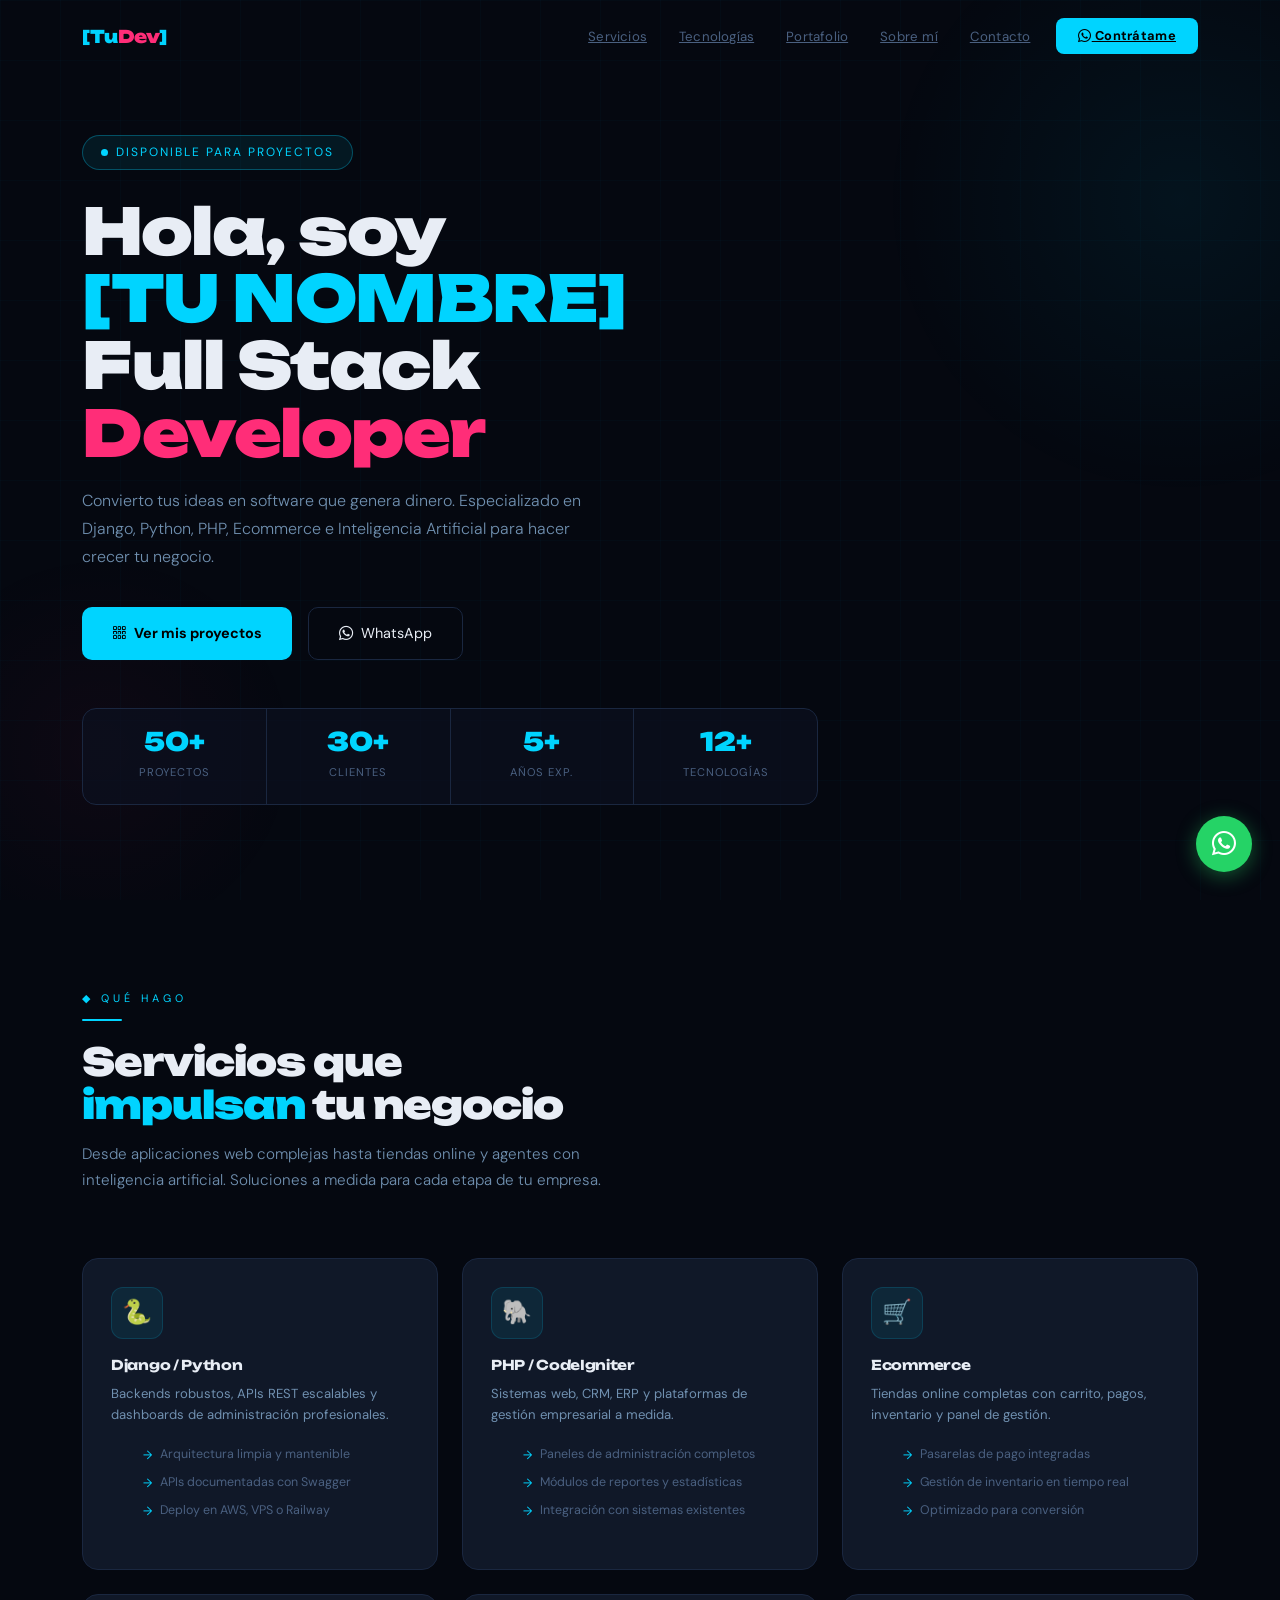
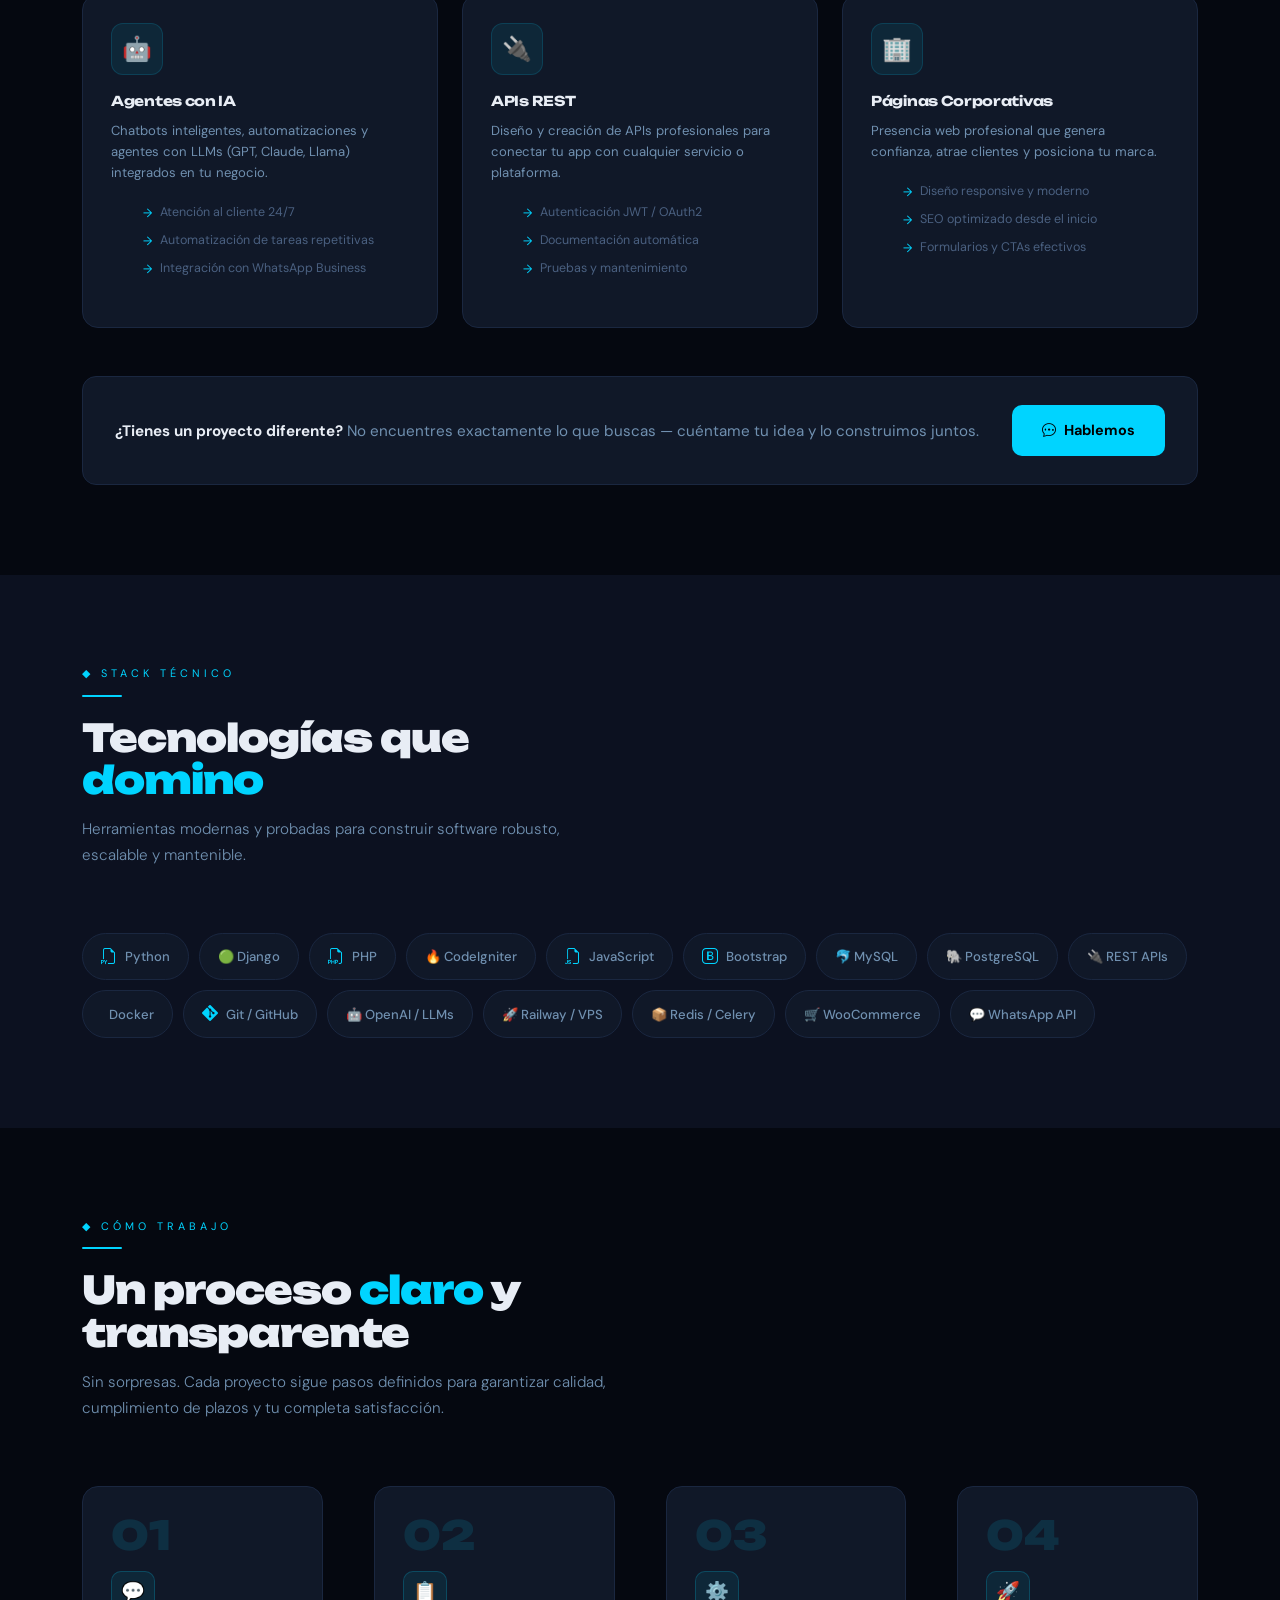
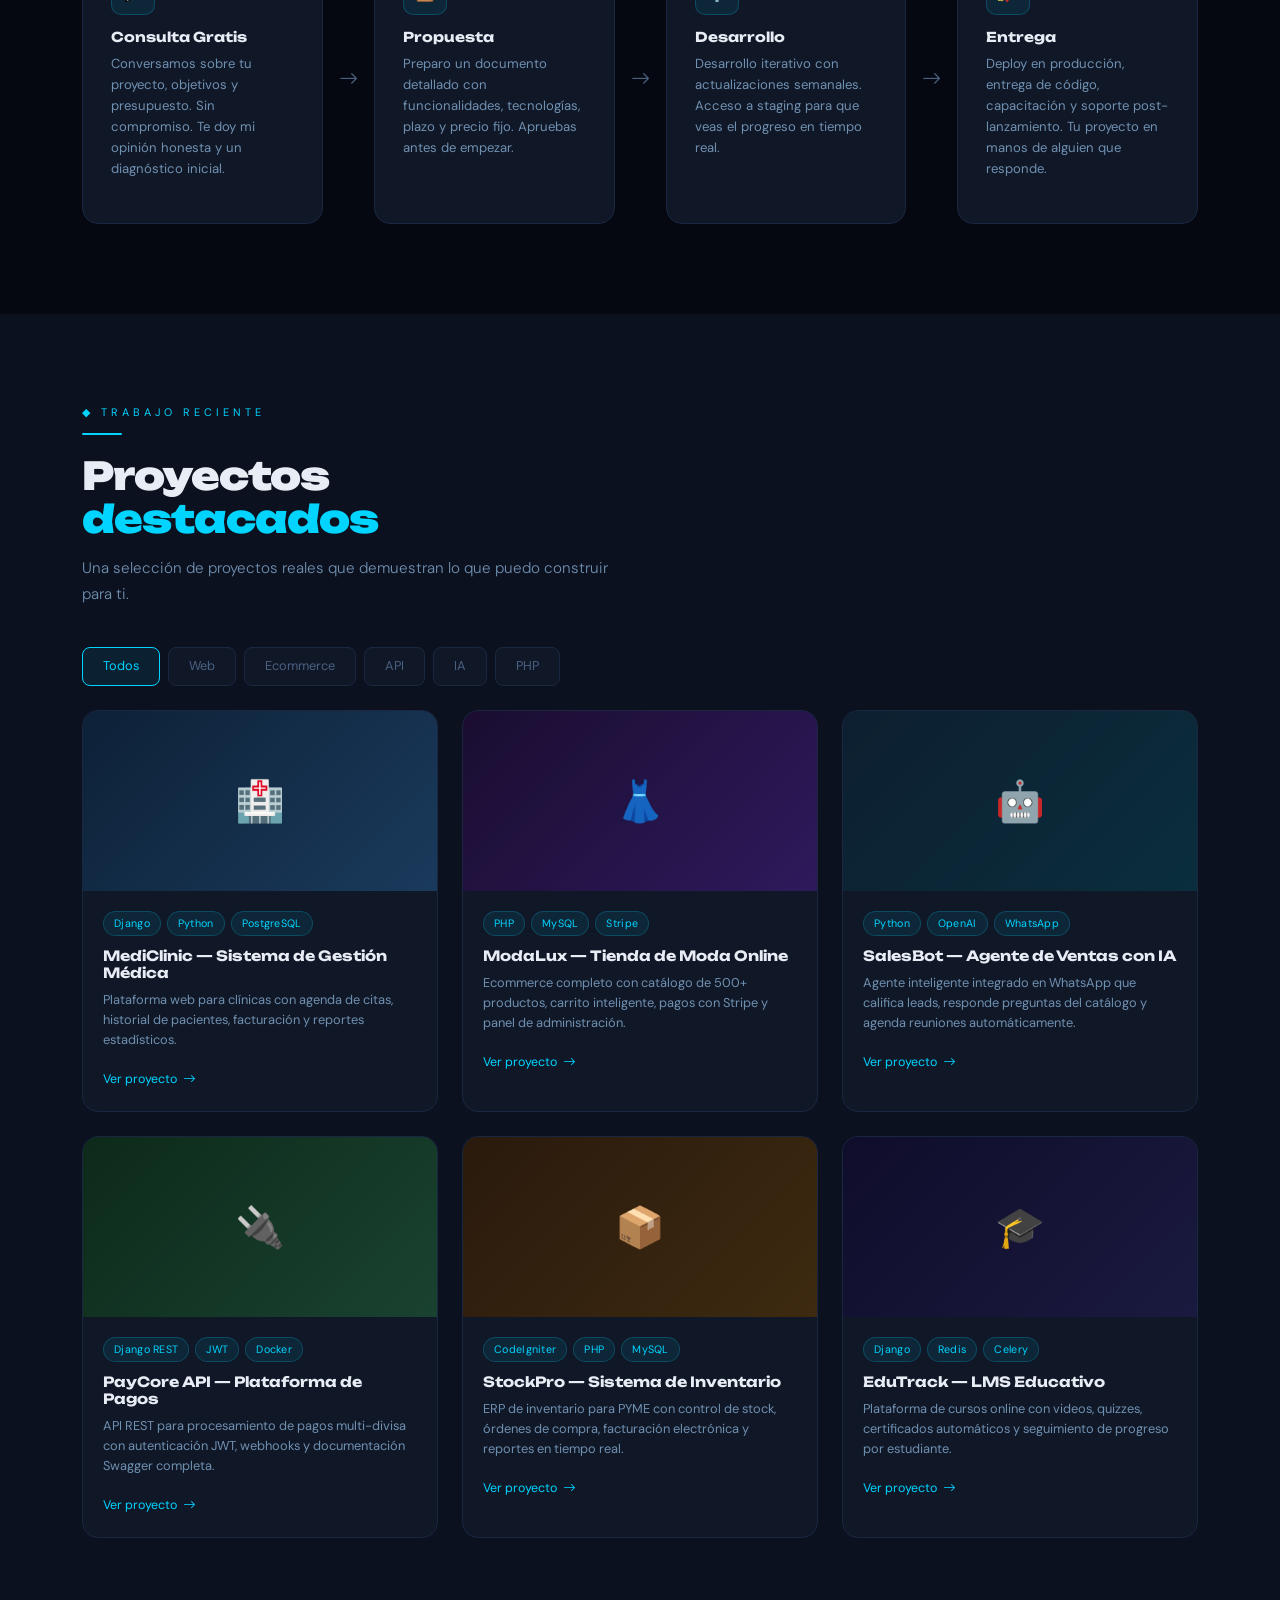
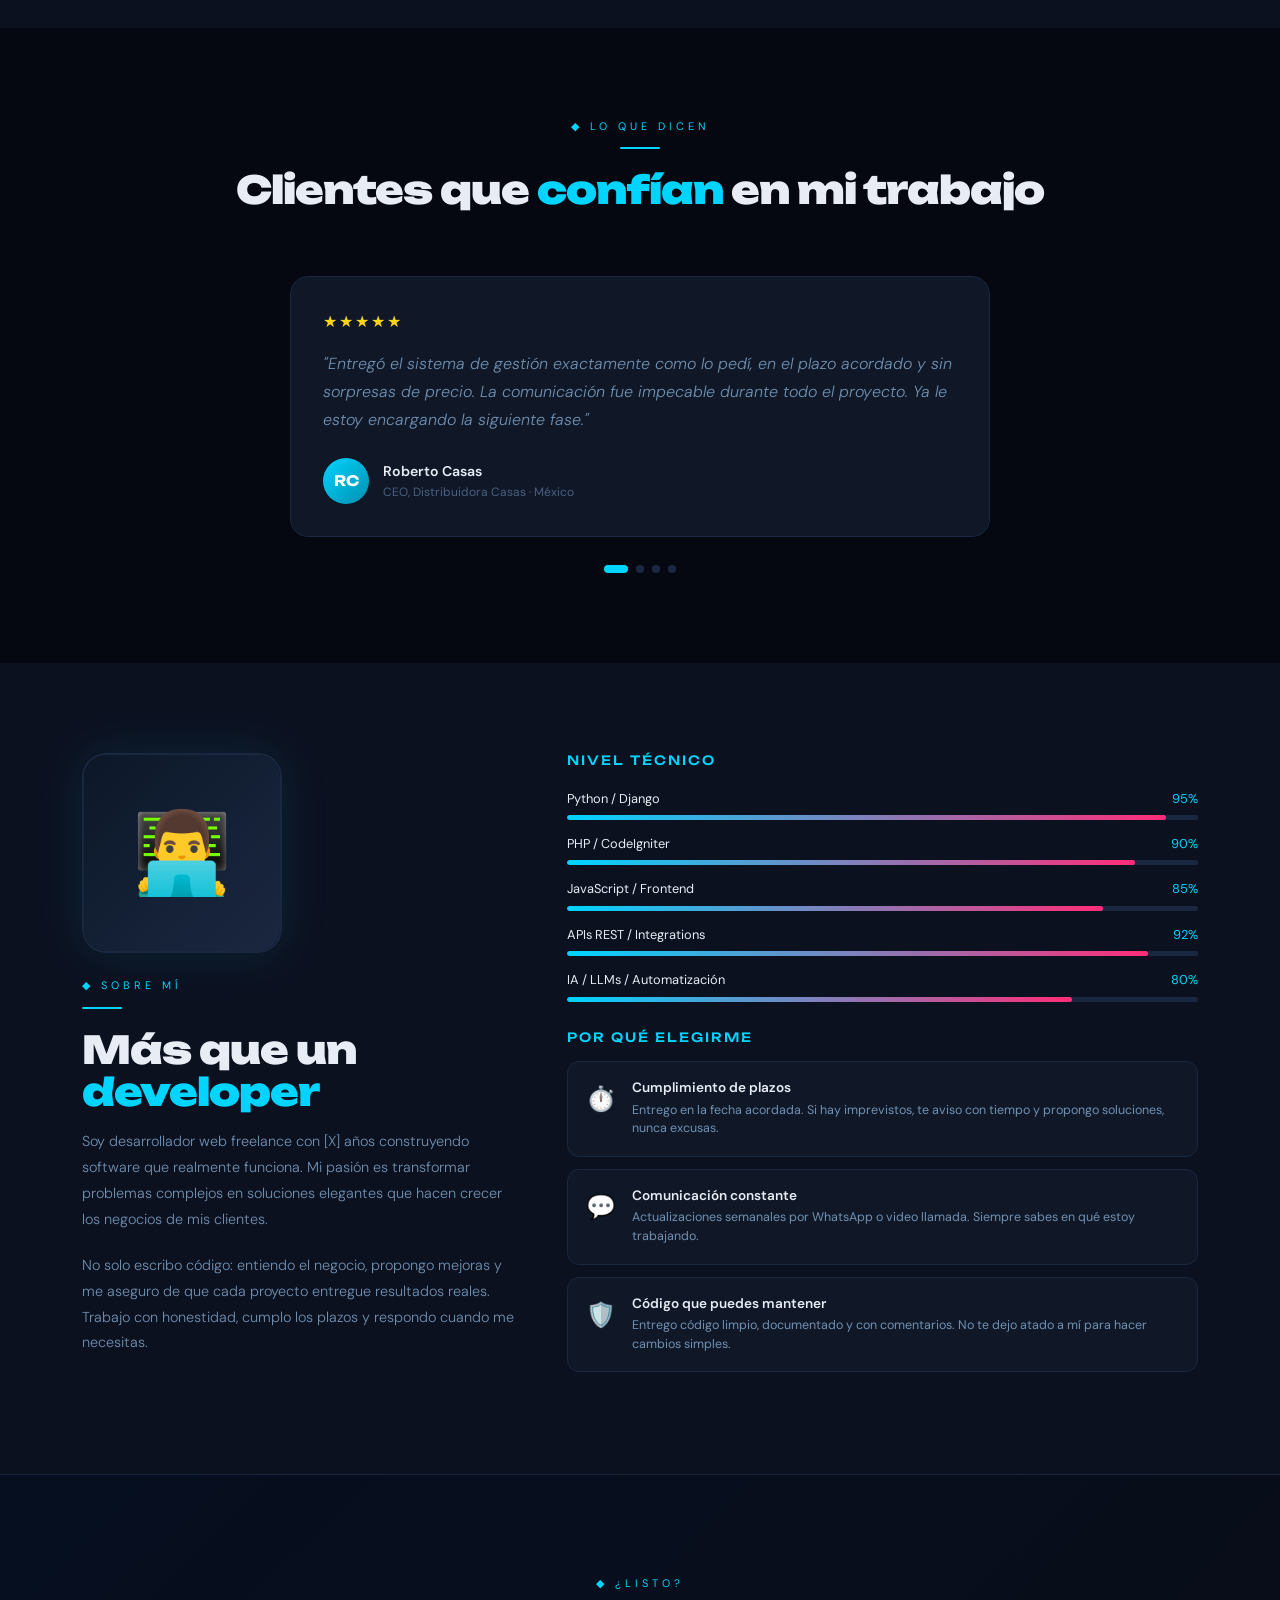
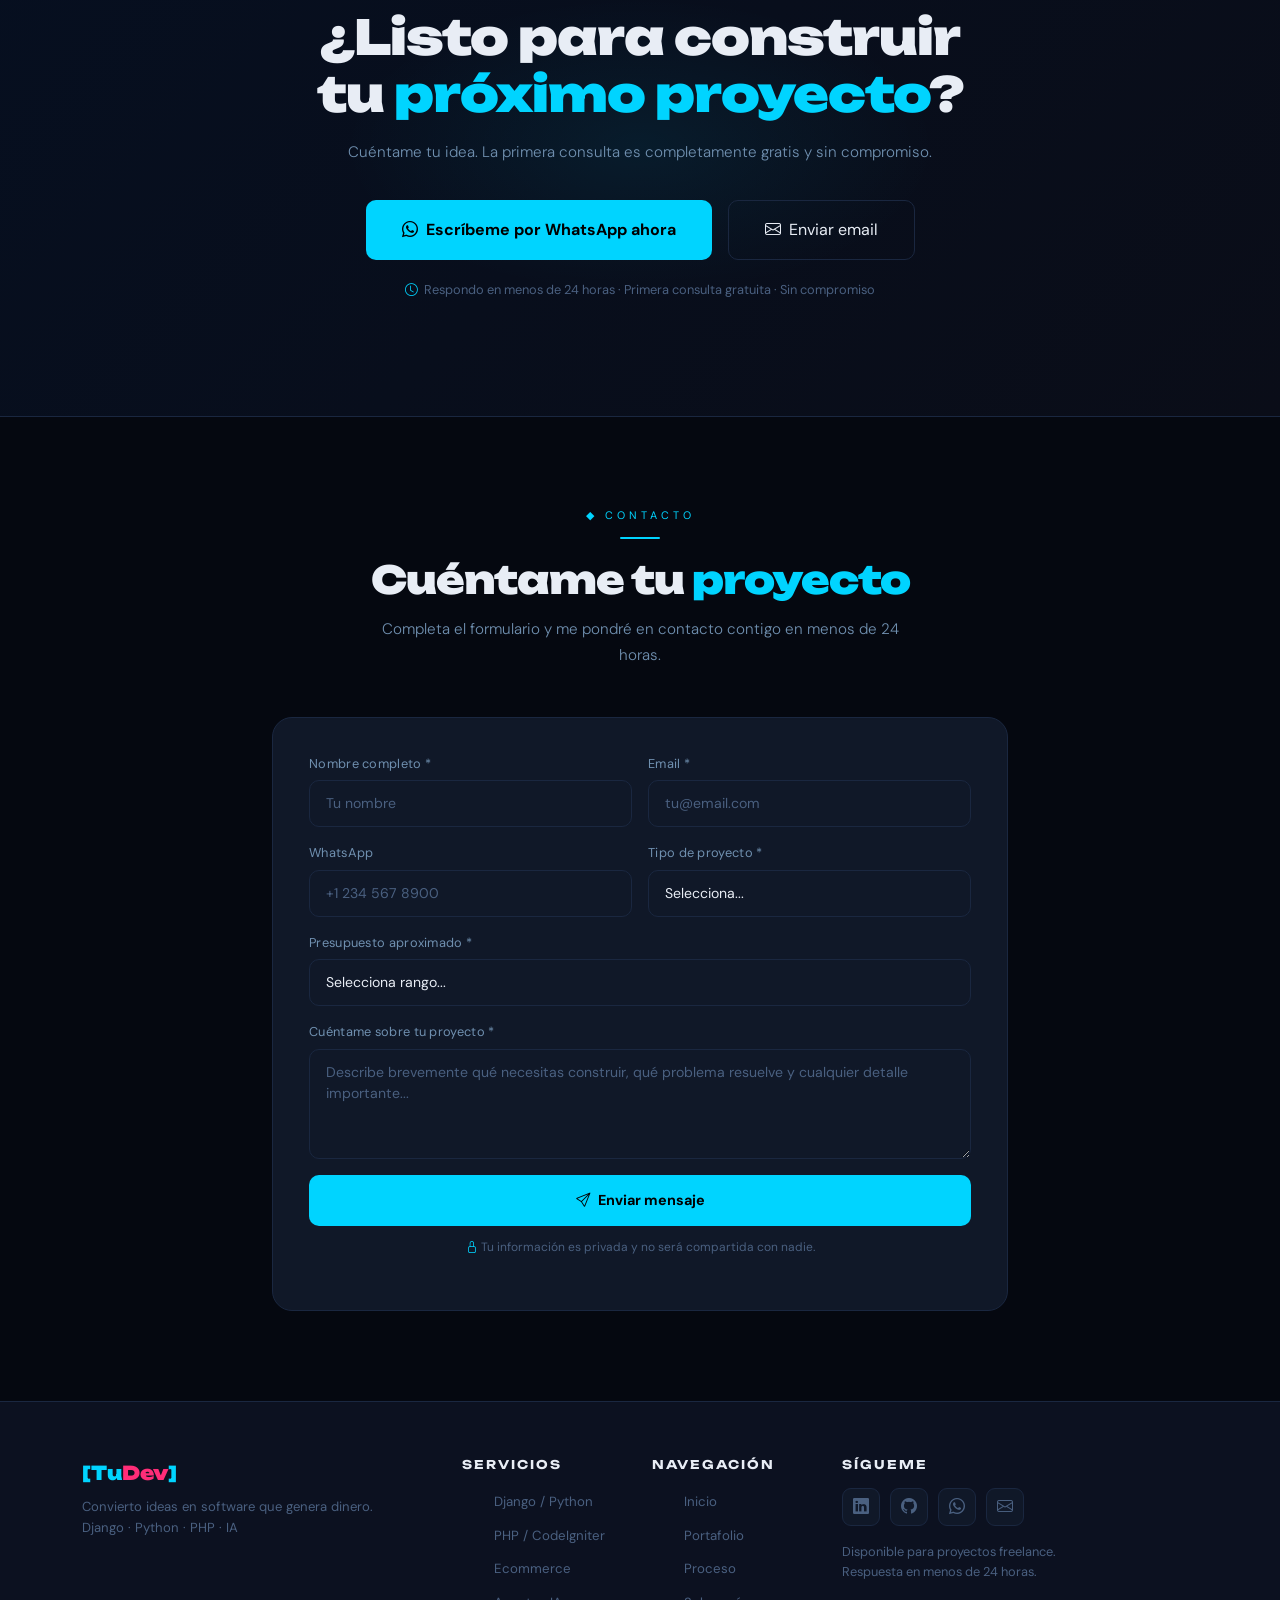
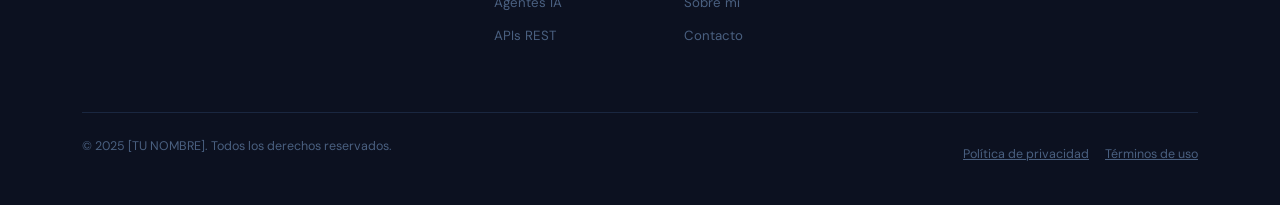
<file: Fw_ paginas web/developer.html>
<!DOCTYPE html>
<html lang="es">
<head>
<meta charset="UTF-8">
<meta name="viewport" content="width=device-width, initial-scale=1.0">
<title>[NOMBRE] — Desarrollador Web Django Python PHP | Freelance</title>
<meta name="description" content="Desarrollador web freelance especializado en Django, Python, PHP, Ecommerce e Inteligencia Artificial. Soluciones a medida para hacer crecer tu negocio.">
<meta property="og:title" content="[NOMBRE] — Desarrollador Web Freelance">
<meta property="og:description" content="Convierto tus ideas en software que genera dinero. Django, Python, PHP, IA.">
<meta property="og:type" content="website">

<!-- Schema.org -->
<script type="application/ld+json">
{
  "@context": "https://schema.org",
  "@type": "Person",
  "name": "[NOMBRE COMPLETO]",
  "jobTitle": "Full Stack Developer Freelance",
  "url": "https://tudominio.com",
  "email": "[TU EMAIL]",
  "sameAs": ["[LINKEDIN URL]","[GITHUB URL]"]
}
</script>

<!-- Google Fonts -->
<link rel="preconnect" href="https://fonts.googleapis.com">
<link rel="preconnect" href="https://fonts.gstatic.com" crossorigin>
<link href="https://fonts.googleapis.com/css2?family=Unbounded:wght@400;700;900&family=DM+Sans:wght@300;400;500&display=swap" rel="stylesheet">

<!-- Bootstrap 5 -->
<link href="https://cdn.jsdelivr.net/npm/bootstrap@5.3.2/dist/css/bootstrap.min.css" rel="stylesheet">
<!-- Bootstrap Icons -->
<link href="https://cdn.jsdelivr.net/npm/bootstrap-icons@1.11.3/font/bootstrap-icons.min.css" rel="stylesheet">

<style>
/* ============================================================
   CSS CUSTOM PROPERTIES
   ============================================================ */
:root {
  --bg: #050810;
  --surface: #0c1120;
  --card: #101828;
  --border: #1a2740;
  --cyan: #00d4ff;
  --cyan-dim: rgba(0,212,255,0.08);
  --cyan-glow: rgba(0,212,255,0.15);
  --magenta: #ff2d78;
  --magenta-dim: rgba(255,45,120,0.08);
  --yellow: #ffd60a;
  --text: #e8edf5;
  --muted: #4a6080;
  --muted2: #7090b0;
  --font-display: 'Unbounded', sans-serif;
  --font-body: 'DM Sans', sans-serif;
  --transition: all 0.3s cubic-bezier(0.4,0,0.2,1);
}

/* ============================================================
   BASE
   ============================================================ */
*, *::before, *::after { box-sizing: border-box; margin: 0; padding: 0; }
html { scroll-behavior: smooth; }
body {
  background: var(--bg);
  color: var(--text);
  font-family: var(--font-body);
  overflow-x: hidden;
  line-height: 1.6;
}

/* Grid background */
body::before {
  content: '';
  position: fixed;
  inset: 0;
  background-image:
    linear-gradient(rgba(0,212,255,0.025) 1px, transparent 1px),
    linear-gradient(90deg, rgba(0,212,255,0.025) 1px, transparent 1px);
  background-size: 60px 60px;
  pointer-events: none;
  z-index: 0;
}

section { position: relative; z-index: 1; }

/* Fade-in animation */
.fade-up {
  opacity: 0;
  transform: translateY(30px);
  transition: opacity 0.6s ease, transform 0.6s ease;
}
.fade-up.visible {
  opacity: 1;
  transform: translateY(0);
}

/* ============================================================
   NAVBAR
   ============================================================ */
#navbar {
  position: fixed;
  top: 0; left: 0; right: 0;
  z-index: 1000;
  padding: 18px 0;
  transition: var(--transition);
}
#navbar.scrolled {
  background: rgba(5,8,16,0.92);
  backdrop-filter: blur(20px);
  -webkit-backdrop-filter: blur(20px);
  border-bottom: 1px solid var(--border);
  padding: 12px 0;
  box-shadow: 0 4px 30px rgba(0,0,0,0.4);
}
.nav-brand {
  font-family: var(--font-display);
  font-size: 1.1rem;
  font-weight: 900;
  color: var(--cyan);
  text-decoration: none;
  letter-spacing: -0.5px;
}
.nav-brand span { color: var(--magenta); }
.nav-link-custom {
  color: var(--muted) !important;
  font-size: 0.83rem;
  padding: 6px 14px !important;
  transition: color 0.2s;
  letter-spacing: 0.2px;
}
.nav-link-custom:hover,
.nav-link-custom.active { color: var(--cyan) !important; }
.btn-hire {
  background: var(--cyan);
  color: #000 !important;
  font-weight: 700;
  font-size: 0.8rem;
  padding: 8px 22px !important;
  border-radius: 8px;
  letter-spacing: 0.3px;
  transition: var(--transition);
  font-family: var(--font-body);
}
.btn-hire:hover { background: #00b8e0; transform: translateY(-1px); color: #000 !important; }
.navbar-toggler {
  border: 1px solid var(--border);
  padding: 6px 10px;
}
.navbar-toggler-icon {
  background-image: url("data:image/svg+xml,%3csvg xmlns='http://www.w3.org/2000/svg' viewBox='0 0 30 30'%3e%3cpath stroke='rgba%280,212,255,0.9%29' stroke-linecap='round' stroke-miterlimit='10' stroke-width='2' d='M4 7h22M4 15h22M4 23h22'/%3e%3c/svg%3e");
}

/* ============================================================
   HERO
   ============================================================ */
#hero {
  min-height: 100vh;
  display: flex;
  align-items: center;
  padding: 120px 0 80px;
  position: relative;
  overflow: hidden;
}
.hero-glow {
  position: absolute;
  width: 600px; height: 600px;
  border-radius: 50%;
  background: radial-gradient(circle, rgba(0,212,255,0.06) 0%, transparent 70%);
  top: -100px; right: -200px;
  pointer-events: none;
}
.hero-glow2 {
  position: absolute;
  width: 400px; height: 400px;
  border-radius: 50%;
  background: radial-gradient(circle, rgba(255,45,120,0.04) 0%, transparent 70%);
  bottom: -50px; left: -100px;
  pointer-events: none;
}
.badge-available {
  display: inline-flex;
  align-items: center;
  gap: 8px;
  background: rgba(0,212,255,0.08);
  border: 1px solid rgba(0,212,255,0.3);
  color: var(--cyan);
  font-size: 0.75rem;
  letter-spacing: 2px;
  text-transform: uppercase;
  padding: 7px 18px;
  border-radius: 100px;
  margin-bottom: 28px;
  font-family: var(--font-body);
}
.badge-dot {
  width: 7px; height: 7px;
  border-radius: 50%;
  background: var(--cyan);
  animation: pulse 2s infinite;
}
@keyframes pulse {
  0%,100% { opacity: 1; transform: scale(1); }
  50% { opacity: 0.5; transform: scale(1.4); }
}
.hero-title {
  font-family: var(--font-display);
  font-size: clamp(2.2rem, 5vw, 4rem);
  font-weight: 900;
  line-height: 1.05;
  letter-spacing: -1.5px;
  margin-bottom: 20px;
}
.hero-title .name { color: var(--cyan); }
.hero-title .spec { color: var(--magenta); }
.hero-sub {
  font-size: 1rem;
  color: var(--muted2);
  max-width: 520px;
  line-height: 1.75;
  margin-bottom: 36px;
  font-weight: 300;
}
.btn-primary-cta {
  background: var(--cyan);
  color: #000;
  font-weight: 700;
  font-size: 0.9rem;
  padding: 14px 30px;
  border-radius: 10px;
  border: none;
  cursor: pointer;
  text-decoration: none;
  display: inline-flex;
  align-items: center;
  gap: 8px;
  transition: var(--transition);
  font-family: var(--font-body);
}
.btn-primary-cta:hover { background: #00b8e0; transform: translateY(-2px); color: #000; box-shadow: 0 8px 25px rgba(0,212,255,0.25); }
.btn-secondary-cta {
  background: transparent;
  color: var(--text);
  font-size: 0.9rem;
  padding: 14px 30px;
  border-radius: 10px;
  border: 1px solid var(--border);
  cursor: pointer;
  text-decoration: none;
  display: inline-flex;
  align-items: center;
  gap: 8px;
  transition: var(--transition);
  font-family: var(--font-body);
}
.btn-secondary-cta:hover { border-color: var(--cyan); color: var(--cyan); }

/* Stats */
.hero-stats {
  display: flex;
  gap: 0;
  border: 1px solid var(--border);
  border-radius: 14px;
  overflow: hidden;
  background: rgba(12,17,32,0.7);
  margin-top: 48px;
}
.stat-item {
  flex: 1;
  padding: 20px 16px;
  text-align: center;
  border-right: 1px solid var(--border);
}
.stat-item:last-child { border-right: none; }
.stat-num {
  font-family: var(--font-display);
  font-size: 1.6rem;
  font-weight: 900;
  color: var(--cyan);
  display: block;
  line-height: 1;
  margin-bottom: 4px;
}
.stat-label { font-size: 0.7rem; color: var(--muted); text-transform: uppercase; letter-spacing: 1px; }

/* ============================================================
   SECTION COMMON
   ============================================================ */
.section-pad { padding: 90px 0; }
.section-label {
  font-size: 0.68rem;
  color: var(--cyan);
  letter-spacing: 4px;
  text-transform: uppercase;
  margin-bottom: 12px;
  display: block;
  font-family: var(--font-body);
}
.section-title {
  font-family: var(--font-display);
  font-size: clamp(1.7rem, 3vw, 2.5rem);
  font-weight: 900;
  letter-spacing: -1px;
  line-height: 1.1;
  margin-bottom: 16px;
}
.section-title span { color: var(--cyan); }
.section-desc { color: var(--muted2); font-size: 0.95rem; line-height: 1.7; max-width: 540px; font-weight: 300; }
.divider { width: 40px; height: 2px; background: var(--cyan); margin-bottom: 20px; border-radius: 2px; }

/* ============================================================
   SERVICIOS
   ============================================================ */
#servicios { background: var(--bg); }
.srv-card {
  background: var(--card);
  border: 1px solid var(--border);
  border-radius: 16px;
  padding: 28px;
  height: 100%;
  transition: var(--transition);
  position: relative;
  overflow: hidden;
}
.srv-card::before {
  content: '';
  position: absolute;
  top: 0; left: 0; right: 0;
  height: 2px;
  background: linear-gradient(90deg, var(--cyan), var(--magenta));
  opacity: 0;
  transition: opacity 0.3s;
}
.srv-card:hover {
  border-color: rgba(0,212,255,0.4);
  transform: translateY(-4px);
  box-shadow: 0 12px 40px rgba(0,212,255,0.08);
}
.srv-card:hover::before { opacity: 1; }
.srv-icon-wrap {
  width: 52px; height: 52px;
  border-radius: 12px;
  background: var(--cyan-dim);
  border: 1px solid rgba(0,212,255,0.15);
  display: flex; align-items: center; justify-content: center;
  font-size: 1.5rem;
  margin-bottom: 18px;
  transition: var(--transition);
}
.srv-card:hover .srv-icon-wrap { background: rgba(0,212,255,0.15); }
.srv-title {
  font-family: var(--font-display);
  font-size: 0.85rem;
  font-weight: 700;
  color: var(--text);
  margin-bottom: 10px;
  letter-spacing: -0.3px;
}
.srv-desc { font-size: 0.82rem; color: var(--muted2); line-height: 1.6; margin-bottom: 16px; }
.srv-benefits { list-style: none; }
.srv-benefits li {
  font-size: 0.78rem;
  color: var(--muted);
  padding: 4px 0;
  display: flex;
  gap: 8px;
  align-items: flex-start;
}
.srv-benefits li::before { content: '→'; color: var(--cyan); flex-shrink: 0; font-size: 0.75rem; margin-top: 1px; }
.cta-banner {
  background: var(--card);
  border: 1px solid var(--border);
  border-radius: 14px;
  padding: 28px 32px;
  display: flex;
  align-items: center;
  justify-content: space-between;
  flex-wrap: wrap;
  gap: 16px;
  margin-top: 48px;
}
.cta-banner p { color: var(--muted2); font-size: 0.95rem; margin: 0; }
.cta-banner strong { color: var(--text); }

/* ============================================================
   TECNOLOGÍAS
   ============================================================ */
#tecnologias { background: var(--surface); }
.tech-badge {
  display: inline-flex;
  align-items: center;
  gap: 8px;
  background: var(--card);
  border: 1px solid var(--border);
  color: var(--muted2);
  font-size: 0.82rem;
  padding: 10px 18px;
  border-radius: 100px;
  transition: var(--transition);
  cursor: default;
  font-weight: 500;
}
.tech-badge:hover {
  border-color: var(--cyan);
  color: var(--cyan);
  box-shadow: 0 0 20px rgba(0,212,255,0.1);
  transform: translateY(-2px);
}
.tech-badge i { font-size: 1rem; }
.tech-grid { display: flex; flex-wrap: wrap; gap: 10px; }

/* ============================================================
   PROCESO
   ============================================================ */
#proceso { background: var(--bg); }
.step-card {
  background: var(--card);
  border: 1px solid var(--border);
  border-radius: 16px;
  padding: 28px;
  position: relative;
  height: 100%;
  transition: var(--transition);
}
.step-card:hover { border-color: rgba(0,212,255,0.3); transform: translateY(-3px); }
.step-num {
  font-family: var(--font-display);
  font-size: 2.5rem;
  font-weight: 900;
  color: rgba(0,212,255,0.12);
  line-height: 1;
  margin-bottom: 16px;
  display: block;
}
.step-icon {
  width: 44px; height: 44px;
  border-radius: 10px;
  background: var(--cyan-dim);
  border: 1px solid rgba(0,212,255,0.2);
  display: flex; align-items: center; justify-content: center;
  font-size: 1.2rem;
  margin-bottom: 14px;
}
.step-title {
  font-family: var(--font-display);
  font-size: 0.85rem;
  font-weight: 700;
  color: var(--text);
  margin-bottom: 8px;
}
.step-desc { font-size: 0.82rem; color: var(--muted2); line-height: 1.6; }
.step-connector {
  display: flex;
  align-items: center;
  justify-content: center;
  color: var(--muted);
  font-size: 1.2rem;
  padding-top: 50px;
}

/* ============================================================
   PORTAFOLIO
   ============================================================ */
#portafolio { background: var(--surface); }
.filter-btn {
  background: var(--card);
  border: 1px solid var(--border);
  color: var(--muted);
  padding: 8px 20px;
  border-radius: 8px;
  cursor: pointer;
  font-size: 0.8rem;
  transition: var(--transition);
  font-family: var(--font-body);
}
.filter-btn:hover, .filter-btn.active {
  background: var(--cyan-dim);
  border-color: var(--cyan);
  color: var(--cyan);
}
.proj-card {
  background: var(--card);
  border: 1px solid var(--border);
  border-radius: 16px;
  overflow: hidden;
  transition: var(--transition);
  height: 100%;
}
.proj-card:hover { border-color: rgba(0,212,255,0.35); transform: translateY(-4px); box-shadow: 0 16px 50px rgba(0,0,0,0.4); }
.proj-img {
  width: 100%; height: 180px;
  object-fit: cover;
  display: block;
}
.proj-img-placeholder {
  width: 100%; height: 180px;
  display: flex; align-items: center; justify-content: center;
  font-size: 2.5rem;
}
.proj-body { padding: 20px; }
.proj-tags { display: flex; flex-wrap: wrap; gap: 6px; margin-bottom: 12px; }
.proj-tag {
  font-size: 0.67rem;
  padding: 3px 10px;
  border-radius: 100px;
  background: var(--cyan-dim);
  color: var(--cyan);
  border: 1px solid rgba(0,212,255,0.2);
  letter-spacing: 0.3px;
}
.proj-title {
  font-family: var(--font-display);
  font-size: 0.88rem;
  font-weight: 700;
  color: var(--text);
  margin-bottom: 8px;
}
.proj-desc { font-size: 0.8rem; color: var(--muted2); line-height: 1.55; margin-bottom: 16px; }
.btn-proj {
  font-size: 0.78rem;
  color: var(--cyan);
  text-decoration: none;
  display: inline-flex;
  align-items: center;
  gap: 6px;
  transition: gap 0.2s;
  background: none; border: none; cursor: pointer;
  font-family: var(--font-body);
  padding: 0;
}
.btn-proj:hover { gap: 10px; color: var(--cyan); }

/* ============================================================
   TESTIMONIOS
   ============================================================ */
#testimonios { background: var(--bg); }
.testimonios-carousel { position: relative; overflow: hidden; }
.testimonios-track { display: flex; transition: transform 0.5s cubic-bezier(0.4,0,0.2,1); }
.testi-slide { flex: 0 0 100%; padding: 0 8px; }
.testi-card {
  background: var(--card);
  border: 1px solid var(--border);
  border-radius: 18px;
  padding: 32px;
  max-width: 700px;
  margin: 0 auto;
}
.testi-stars { color: var(--yellow); font-size: 1rem; margin-bottom: 16px; letter-spacing: 2px; }
.testi-text {
  font-size: 1rem;
  color: var(--muted2);
  line-height: 1.75;
  margin-bottom: 24px;
  font-style: italic;
  font-weight: 300;
}
.testi-author { display: flex; align-items: center; gap: 14px; }
.testi-avatar {
  width: 46px; height: 46px;
  border-radius: 50%;
  display: flex; align-items: center; justify-content: center;
  font-family: var(--font-display);
  font-size: 0.9rem;
  font-weight: 700;
  color: #fff;
  flex-shrink: 0;
}
.testi-name { font-weight: 600; font-size: 0.88rem; color: var(--text); }
.testi-role { font-size: 0.75rem; color: var(--muted); }
.carousel-dots { display: flex; justify-content: center; gap: 8px; margin-top: 28px; }
.carousel-dot {
  width: 8px; height: 8px;
  border-radius: 50%;
  background: var(--border);
  cursor: pointer;
  transition: var(--transition);
  border: none;
}
.carousel-dot.active { background: var(--cyan); width: 24px; border-radius: 4px; }

/* ============================================================
   SOBRE MÍ
   ============================================================ */
#sobre-mi { background: var(--surface); }
.avatar-wrap {
  width: 200px; height: 200px;
  border-radius: 24px;
  overflow: hidden;
  border: 2px solid var(--border);
  position: relative;
  box-shadow: 0 0 50px rgba(0,212,255,0.1);
}
.avatar-placeholder {
  width: 100%; height: 100%;
  background: linear-gradient(135deg, #0c1828, #1a2740);
  display: flex; align-items: center; justify-content: center;
  font-size: 5rem;
}
.skill-bar-wrap { margin-bottom: 14px; }
.skill-bar-label { display: flex; justify-content: space-between; font-size: 0.8rem; margin-bottom: 6px; }
.skill-bar-label span:first-child { color: var(--text); }
.skill-bar-label span:last-child { color: var(--cyan); }
.skill-bar-track { height: 5px; background: var(--border); border-radius: 100px; overflow: hidden; }
.skill-bar-fill { height: 100%; border-radius: 100px; background: linear-gradient(90deg, var(--cyan), var(--magenta)); width: 0; transition: width 1.2s cubic-bezier(0.4,0,0.2,1); }
.why-card {
  display: flex;
  gap: 16px;
  padding: 18px;
  background: var(--card);
  border: 1px solid var(--border);
  border-radius: 12px;
  margin-bottom: 12px;
  transition: var(--transition);
}
.why-card:hover { border-color: rgba(0,212,255,0.3); }
.why-icon { font-size: 1.5rem; flex-shrink: 0; }
.why-text h5 { font-size: 0.85rem; font-weight: 600; color: var(--text); margin-bottom: 4px; }
.why-text p { font-size: 0.78rem; color: var(--muted2); line-height: 1.5; margin: 0; }

/* ============================================================
   CTA FINAL
   ============================================================ */
#cta-final {
  background: linear-gradient(135deg, #060f20 0%, #0a0d18 100%);
  border-top: 1px solid var(--border);
  border-bottom: 1px solid var(--border);
  padding: 100px 0;
  text-align: center;
  position: relative;
  overflow: hidden;
}
#cta-final::before {
  content: '';
  position: absolute;
  top: 50%; left: 50%;
  transform: translate(-50%,-50%);
  width: 600px; height: 300px;
  background: radial-gradient(ellipse, rgba(0,212,255,0.07), transparent 70%);
  pointer-events: none;
}
.cta-final-title {
  font-family: var(--font-display);
  font-size: clamp(1.8rem, 4vw, 3rem);
  font-weight: 900;
  letter-spacing: -1px;
  margin-bottom: 16px;
}
.cta-final-sub { color: var(--muted2); font-size: 0.95rem; margin-bottom: 36px; font-weight: 300; }
.guarantee { font-size: 0.8rem; color: var(--muted); margin-top: 20px; display: flex; align-items: center; justify-content: center; gap: 6px; }
.guarantee i { color: var(--cyan); }

/* ============================================================
   CONTACT FORM
   ============================================================ */
#contacto { background: var(--bg); }
.form-control-dark {
  background: var(--card) !important;
  border: 1px solid var(--border) !important;
  color: var(--text) !important;
  border-radius: 10px !important;
  padding: 12px 16px !important;
  font-size: 0.88rem !important;
  font-family: var(--font-body) !important;
  transition: border-color 0.2s !important;
}
.form-control-dark::placeholder { color: var(--muted) !important; }
.form-control-dark:focus {
  border-color: var(--cyan) !important;
  box-shadow: 0 0 0 3px rgba(0,212,255,0.08) !important;
  outline: none !important;
}
.form-label-dark { font-size: 0.8rem; color: var(--muted2); margin-bottom: 6px; display: block; letter-spacing: 0.3px; }
.form-error { font-size: 0.75rem; color: var(--magenta); margin-top: 4px; display: none; }
.field-error .form-control-dark { border-color: var(--magenta) !important; }
.field-error .form-error { display: block; }
.btn-submit {
  background: var(--cyan);
  color: #000;
  font-weight: 700;
  font-size: 0.9rem;
  padding: 14px 36px;
  border-radius: 10px;
  border: none;
  cursor: pointer;
  font-family: var(--font-body);
  transition: var(--transition);
  display: inline-flex; align-items: center; gap: 8px;
  width: 100%;
  justify-content: center;
}
.btn-submit:hover { background: #00b8e0; transform: translateY(-1px); }
.form-success {
  display: none;
  background: rgba(0,212,255,0.08);
  border: 1px solid rgba(0,212,255,0.3);
  border-radius: 12px;
  padding: 20px;
  text-align: center;
  color: var(--cyan);
  font-size: 0.9rem;
  margin-top: 16px;
}

/* ============================================================
   FOOTER
   ============================================================ */
footer {
  background: var(--surface);
  border-top: 1px solid var(--border);
  padding: 56px 0 32px;
}
.footer-brand {
  font-family: var(--font-display);
  font-size: 1.2rem;
  font-weight: 900;
  color: var(--cyan);
  text-decoration: none;
}
.footer-brand span { color: var(--magenta); }
.footer-tagline { font-size: 0.82rem; color: var(--muted); margin-top: 8px; }
.footer-links { list-style: none; }
.footer-links li { margin-bottom: 8px; }
.footer-links a { color: var(--muted); font-size: 0.83rem; text-decoration: none; transition: color 0.2s; }
.footer-links a:hover { color: var(--cyan); }
.footer-title { font-size: 0.75rem; color: var(--text); letter-spacing: 2px; text-transform: uppercase; margin-bottom: 16px; font-family: var(--font-display); font-weight: 700; }
.social-links { display: flex; gap: 10px; }
.social-link {
  width: 38px; height: 38px;
  border-radius: 9px;
  background: var(--card);
  border: 1px solid var(--border);
  display: flex; align-items: center; justify-content: center;
  color: var(--muted);
  text-decoration: none;
  font-size: 1rem;
  transition: var(--transition);
}
.social-link:hover { border-color: var(--cyan); color: var(--cyan); transform: translateY(-2px); }
.footer-bottom {
  border-top: 1px solid var(--border);
  margin-top: 48px;
  padding-top: 24px;
  display: flex;
  justify-content: space-between;
  align-items: center;
  flex-wrap: wrap;
  gap: 12px;
}
.footer-copy { font-size: 0.78rem; color: var(--muted); }
.footer-copy a { color: var(--muted); text-decoration: none; }
.footer-copy a:hover { color: var(--cyan); }

/* ============================================================
   UTILS
   ============================================================ */
.text-cyan { color: var(--cyan); }
.text-magenta { color: var(--magenta); }
.bg-card { background: var(--card); }
.border-custom { border: 1px solid var(--border); }

/* WhatsApp float */
.wa-float {
  position: fixed;
  bottom: 28px; right: 28px;
  width: 56px; height: 56px;
  border-radius: 50%;
  background: #25d366;
  display: flex; align-items: center; justify-content: center;
  font-size: 1.5rem;
  color: #fff;
  text-decoration: none;
  z-index: 999;
  box-shadow: 0 4px 20px rgba(37,211,102,0.4);
  transition: var(--transition);
}
.wa-float:hover { transform: scale(1.1); color: #fff; box-shadow: 0 6px 28px rgba(37,211,102,0.55); }

/* Responsive */
@media (max-width: 768px) {
  .hero-stats { flex-wrap: wrap; }
  .stat-item { flex: 1 1 45%; }
  .stat-item:nth-child(2) { border-right: none; }
  .cta-banner { text-align: center; justify-content: center; }
  .step-connector { display: none; }
  .footer-bottom { flex-direction: column; text-align: center; }
}
@media (max-width: 480px) {
  .hero-title { font-size: 2rem; }
  .section-title { font-size: 1.6rem; }
}
</style>
</head>
<body>

<!-- ============================================================
     NAVBAR
     ============================================================ -->
<nav id="navbar">
  <div class="container">
    <div class="d-flex align-items-center justify-content-between">
      <a href="#hero" class="nav-brand">[Tu<span>Dev</span>]</a>

      <!-- Desktop nav -->
      <div class="d-none d-lg-flex align-items-center gap-1">
        <a href="#servicios" class="nav-link-custom">Servicios</a>
        <a href="#tecnologias" class="nav-link-custom">Tecnologías</a>
        <a href="#portafolio" class="nav-link-custom">Portafolio</a>
        <a href="#sobre-mi" class="nav-link-custom">Sobre mí</a>
        <a href="#contacto" class="nav-link-custom">Contacto</a>
        <a href="https://wa.me/[NÚMERO]?text=Hola%2C+vi+tu+página+web+y+me+interesa+contratar+tus+servicios" target="_blank" class="btn-hire ms-2">
          <i class="bi bi-whatsapp"></i> Contrátame
        </a>
      </div>

      <!-- Mobile toggle -->
      <button class="navbar-toggler d-lg-none bg-transparent" type="button" id="mobileToggle">
        <span class="navbar-toggler-icon"></span>
      </button>
    </div>

    <!-- Mobile menu -->
    <div class="d-lg-none" id="mobileMenu" style="display:none !important; padding: 16px 0;">
      <a href="#servicios" class="nav-link-custom d-block py-2">Servicios</a>
      <a href="#tecnologias" class="nav-link-custom d-block py-2">Tecnologías</a>
      <a href="#portafolio" class="nav-link-custom d-block py-2">Portafolio</a>
      <a href="#sobre-mi" class="nav-link-custom d-block py-2">Sobre mí</a>
      <a href="#contacto" class="nav-link-custom d-block py-2">Contacto</a>
      <a href="https://wa.me/[NÚMERO]?text=Hola%2C+me+interesa+contratar+tus+servicios" target="_blank" class="btn-hire d-inline-flex mt-2">
        <i class="bi bi-whatsapp"></i> Contrátame
      </a>
    </div>
  </div>
</nav>

<!-- ============================================================
     HERO
     ============================================================ -->
<section id="hero">
  <div class="hero-glow"></div>
  <div class="hero-glow2"></div>
  <div class="container">
    <div class="row align-items-center">
      <div class="col-lg-8">
        <div class="badge-available fade-up">
          <span class="badge-dot"></span>
          Disponible para proyectos
        </div>
        <h1 class="hero-title fade-up" style="transition-delay:0.1s">
          Hola, soy<br>
          <span class="name">[TU NOMBRE]</span><br>
          Full Stack <span class="spec">Developer</span>
        </h1>
        <p class="hero-sub fade-up" style="transition-delay:0.2s">
          Convierto tus ideas en software que genera dinero. Especializado en Django, Python, PHP, Ecommerce e Inteligencia Artificial para hacer crecer tu negocio.
        </p>
        <div class="d-flex gap-3 flex-wrap fade-up" style="transition-delay:0.3s">
          <a href="#portafolio" class="btn-primary-cta">
            <i class="bi bi-grid-3x3-gap"></i> Ver mis proyectos
          </a>
          <a href="https://wa.me/[NÚMERO]?text=Hola%2C+vi+tu+página+y+quiero+hablar+sobre+un+proyecto" target="_blank" class="btn-secondary-cta">
            <i class="bi bi-whatsapp"></i> WhatsApp
          </a>
        </div>

        <div class="hero-stats fade-up" style="transition-delay:0.4s">
          <div class="stat-item">
            <span class="stat-num" data-target="50">0</span>
            <span class="stat-label">Proyectos</span>
          </div>
          <div class="stat-item">
            <span class="stat-num" data-target="30">0</span>
            <span class="stat-label">Clientes</span>
          </div>
          <div class="stat-item">
            <span class="stat-num" data-target="5">0</span>
            <span class="stat-label">Años exp.</span>
          </div>
          <div class="stat-item">
            <span class="stat-num" data-target="12">0</span>
            <span class="stat-label">Tecnologías</span>
          </div>
        </div>
      </div>
    </div>
  </div>
</section>

<!-- ============================================================
     SERVICIOS
     ============================================================ -->
<section id="servicios" class="section-pad">
  <div class="container">
    <div class="row mb-5">
      <div class="col-lg-6 fade-up">
        <span class="section-label">◆ Qué hago</span>
        <div class="divider"></div>
        <h2 class="section-title">Servicios que <span>impulsan</span> tu negocio</h2>
        <p class="section-desc">Desde aplicaciones web complejas hasta tiendas online y agentes con inteligencia artificial. Soluciones a medida para cada etapa de tu empresa.</p>
      </div>
    </div>

    <div class="row g-4">
      <div class="col-lg-4 col-md-6 fade-up">
        <div class="srv-card">
          <div class="srv-icon-wrap">🐍</div>
          <h3 class="srv-title">Django / Python</h3>
          <p class="srv-desc">Backends robustos, APIs REST escalables y dashboards de administración profesionales.</p>
          <ul class="srv-benefits">
            <li>Arquitectura limpia y mantenible</li>
            <li>APIs documentadas con Swagger</li>
            <li>Deploy en AWS, VPS o Railway</li>
          </ul>
        </div>
      </div>
      <div class="col-lg-4 col-md-6 fade-up" style="transition-delay:0.05s">
        <div class="srv-card">
          <div class="srv-icon-wrap">🐘</div>
          <h3 class="srv-title">PHP / CodeIgniter</h3>
          <p class="srv-desc">Sistemas web, CRM, ERP y plataformas de gestión empresarial a medida.</p>
          <ul class="srv-benefits">
            <li>Paneles de administración completos</li>
            <li>Módulos de reportes y estadísticas</li>
            <li>Integración con sistemas existentes</li>
          </ul>
        </div>
      </div>
      <div class="col-lg-4 col-md-6 fade-up" style="transition-delay:0.1s">
        <div class="srv-card">
          <div class="srv-icon-wrap">🛒</div>
          <h3 class="srv-title">Ecommerce</h3>
          <p class="srv-desc">Tiendas online completas con carrito, pagos, inventario y panel de gestión.</p>
          <ul class="srv-benefits">
            <li>Pasarelas de pago integradas</li>
            <li>Gestión de inventario en tiempo real</li>
            <li>Optimizado para conversión</li>
          </ul>
        </div>
      </div>
      <div class="col-lg-4 col-md-6 fade-up" style="transition-delay:0.15s">
        <div class="srv-card">
          <div class="srv-icon-wrap">🤖</div>
          <h3 class="srv-title">Agentes con IA</h3>
          <p class="srv-desc">Chatbots inteligentes, automatizaciones y agentes con LLMs (GPT, Claude, Llama) integrados en tu negocio.</p>
          <ul class="srv-benefits">
            <li>Atención al cliente 24/7</li>
            <li>Automatización de tareas repetitivas</li>
            <li>Integración con WhatsApp Business</li>
          </ul>
        </div>
      </div>
      <div class="col-lg-4 col-md-6 fade-up" style="transition-delay:0.2s">
        <div class="srv-card">
          <div class="srv-icon-wrap">🔌</div>
          <h3 class="srv-title">APIs REST</h3>
          <p class="srv-desc">Diseño y creación de APIs profesionales para conectar tu app con cualquier servicio o plataforma.</p>
          <ul class="srv-benefits">
            <li>Autenticación JWT / OAuth2</li>
            <li>Documentación automática</li>
            <li>Pruebas y mantenimiento</li>
          </ul>
        </div>
      </div>
      <div class="col-lg-4 col-md-6 fade-up" style="transition-delay:0.25s">
        <div class="srv-card">
          <div class="srv-icon-wrap">🏢</div>
          <h3 class="srv-title">Páginas Corporativas</h3>
          <p class="srv-desc">Presencia web profesional que genera confianza, atrae clientes y posiciona tu marca.</p>
          <ul class="srv-benefits">
            <li>Diseño responsive y moderno</li>
            <li>SEO optimizado desde el inicio</li>
            <li>Formularios y CTAs efectivos</li>
          </ul>
        </div>
      </div>
    </div>

    <div class="cta-banner fade-up">
      <p><strong>¿Tienes un proyecto diferente?</strong> No encuentres exactamente lo que buscas — cuéntame tu idea y lo construimos juntos.</p>
      <a href="https://wa.me/[NÚMERO]?text=Hola%2C+tengo+un+proyecto+especial+y+quiero+consultarte" target="_blank" class="btn-primary-cta">
        <i class="bi bi-chat-dots"></i> Hablemos
      </a>
    </div>
  </div>
</section>

<!-- ============================================================
     TECNOLOGÍAS
     ============================================================ -->
<section id="tecnologias" class="section-pad">
  <div class="container">
    <div class="row mb-5">
      <div class="col-lg-6 fade-up">
        <span class="section-label">◆ Stack técnico</span>
        <div class="divider"></div>
        <h2 class="section-title">Tecnologías que <span>domino</span></h2>
        <p class="section-desc">Herramientas modernas y probadas para construir software robusto, escalable y mantenible.</p>
      </div>
    </div>
    <div class="tech-grid fade-up">
      <span class="tech-badge"><i class="bi bi-filetype-py text-cyan"></i> Python</span>
      <span class="tech-badge">🟢 Django</span>
      <span class="tech-badge"><i class="bi bi-filetype-php text-cyan"></i> PHP</span>
      <span class="tech-badge">🔥 CodeIgniter</span>
      <span class="tech-badge"><i class="bi bi-filetype-js text-cyan"></i> JavaScript</span>
      <span class="tech-badge"><i class="bi bi-bootstrap text-cyan"></i> Bootstrap</span>
      <span class="tech-badge">🐬 MySQL</span>
      <span class="tech-badge">🐘 PostgreSQL</span>
      <span class="tech-badge">🔌 REST APIs</span>
      <span class="tech-badge"><i class="bi bi-docker text-cyan"></i> Docker</span>
      <span class="tech-badge"><i class="bi bi-git text-cyan"></i> Git / GitHub</span>
      <span class="tech-badge">🤖 OpenAI / LLMs</span>
      <span class="tech-badge">🚀 Railway / VPS</span>
      <span class="tech-badge">📦 Redis / Celery</span>
      <span class="tech-badge">🛒 WooCommerce</span>
      <span class="tech-badge">💬 WhatsApp API</span>
    </div>
  </div>
</section>

<!-- ============================================================
     PROCESO
     ============================================================ -->
<section id="proceso" class="section-pad">
  <div class="container">
    <div class="row mb-5">
      <div class="col-lg-6 fade-up">
        <span class="section-label">◆ Cómo trabajo</span>
        <div class="divider"></div>
        <h2 class="section-title">Un proceso <span>claro</span> y transparente</h2>
        <p class="section-desc">Sin sorpresas. Cada proyecto sigue pasos definidos para garantizar calidad, cumplimiento de plazos y tu completa satisfacción.</p>
      </div>
    </div>
    <div class="row g-3 align-items-stretch">
      <div class="col-lg col-md-6 fade-up">
        <div class="step-card">
          <span class="step-num">01</span>
          <div class="step-icon">💬</div>
          <h4 class="step-title">Consulta Gratis</h4>
          <p class="step-desc">Conversamos sobre tu proyecto, objetivos y presupuesto. Sin compromiso. Te doy mi opinión honesta y un diagnóstico inicial.</p>
        </div>
      </div>
      <div class="d-none d-lg-flex col-lg-auto align-items-center step-connector fade-up">
        <i class="bi bi-arrow-right"></i>
      </div>
      <div class="col-lg col-md-6 fade-up" style="transition-delay:0.1s">
        <div class="step-card">
          <span class="step-num">02</span>
          <div class="step-icon">📋</div>
          <h4 class="step-title">Propuesta</h4>
          <p class="step-desc">Preparo un documento detallado con funcionalidades, tecnologías, plazo y precio fijo. Apruebas antes de empezar.</p>
        </div>
      </div>
      <div class="d-none d-lg-flex col-lg-auto align-items-center step-connector fade-up">
        <i class="bi bi-arrow-right"></i>
      </div>
      <div class="col-lg col-md-6 fade-up" style="transition-delay:0.2s">
        <div class="step-card">
          <span class="step-num">03</span>
          <div class="step-icon">⚙️</div>
          <h4 class="step-title">Desarrollo</h4>
          <p class="step-desc">Desarrollo iterativo con actualizaciones semanales. Acceso a staging para que veas el progreso en tiempo real.</p>
        </div>
      </div>
      <div class="d-none d-lg-flex col-lg-auto align-items-center step-connector fade-up">
        <i class="bi bi-arrow-right"></i>
      </div>
      <div class="col-lg col-md-6 fade-up" style="transition-delay:0.3s">
        <div class="step-card">
          <span class="step-num">04</span>
          <div class="step-icon">🚀</div>
          <h4 class="step-title">Entrega</h4>
          <p class="step-desc">Deploy en producción, entrega de código, capacitación y soporte post-lanzamiento. Tu proyecto en manos de alguien que responde.</p>
        </div>
      </div>
    </div>
  </div>
</section>

<!-- ============================================================
     PORTAFOLIO
     ============================================================ -->
<section id="portafolio" class="section-pad">
  <div class="container">
    <div class="row mb-4">
      <div class="col-lg-6 fade-up">
        <span class="section-label">◆ Trabajo reciente</span>
        <div class="divider"></div>
        <h2 class="section-title">Proyectos <span>destacados</span></h2>
        <p class="section-desc">Una selección de proyectos reales que demuestran lo que puedo construir para ti.</p>
      </div>
    </div>

    <!-- Filters -->
    <div class="d-flex flex-wrap gap-2 mb-4 fade-up">
      <button class="filter-btn active" data-filter="all">Todos</button>
      <button class="filter-btn" data-filter="web">Web</button>
      <button class="filter-btn" data-filter="ecommerce">Ecommerce</button>
      <button class="filter-btn" data-filter="api">API</button>
      <button class="filter-btn" data-filter="ia">IA</button>
      <button class="filter-btn" data-filter="php">PHP</button>
    </div>

    <div class="row g-4" id="projects-grid">
      <!-- Project 1 -->
      <div class="col-lg-4 col-md-6 proj-item fade-up" data-cat="web">
        <div class="proj-card">
          <div class="proj-img-placeholder" style="background:linear-gradient(135deg,#0d2137,#1a3a5c)">🏥</div>
          <div class="proj-body">
            <div class="proj-tags">
              <span class="proj-tag">Django</span>
              <span class="proj-tag">Python</span>
              <span class="proj-tag">PostgreSQL</span>
            </div>
            <h3 class="proj-title">MediClinic — Sistema de Gestión Médica</h3>
            <p class="proj-desc">Plataforma web para clínicas con agenda de citas, historial de pacientes, facturación y reportes estadísticos.</p>
            <button class="btn-proj">Ver proyecto <i class="bi bi-arrow-right"></i></button>
          </div>
        </div>
      </div>
      <!-- Project 2 -->
      <div class="col-lg-4 col-md-6 proj-item fade-up" data-cat="ecommerce" style="transition-delay:0.05s">
        <div class="proj-card">
          <div class="proj-img-placeholder" style="background:linear-gradient(135deg,#1a0d30,#2d1a5c)">👗</div>
          <div class="proj-body">
            <div class="proj-tags">
              <span class="proj-tag">PHP</span>
              <span class="proj-tag">MySQL</span>
              <span class="proj-tag">Stripe</span>
            </div>
            <h3 class="proj-title">ModaLux — Tienda de Moda Online</h3>
            <p class="proj-desc">Ecommerce completo con catálogo de 500+ productos, carrito inteligente, pagos con Stripe y panel de administración.</p>
            <button class="btn-proj">Ver proyecto <i class="bi bi-arrow-right"></i></button>
          </div>
        </div>
      </div>
      <!-- Project 3 -->
      <div class="col-lg-4 col-md-6 proj-item fade-up" data-cat="ia" style="transition-delay:0.1s">
        <div class="proj-card">
          <div class="proj-img-placeholder" style="background:linear-gradient(135deg,#0d1f30,#0a2e3d)">🤖</div>
          <div class="proj-body">
            <div class="proj-tags">
              <span class="proj-tag">Python</span>
              <span class="proj-tag">OpenAI</span>
              <span class="proj-tag">WhatsApp</span>
            </div>
            <h3 class="proj-title">SalesBot — Agente de Ventas con IA</h3>
            <p class="proj-desc">Agente inteligente integrado en WhatsApp que califica leads, responde preguntas del catálogo y agenda reuniones automáticamente.</p>
            <button class="btn-proj">Ver proyecto <i class="bi bi-arrow-right"></i></button>
          </div>
        </div>
      </div>
      <!-- Project 4 -->
      <div class="col-lg-4 col-md-6 proj-item fade-up" data-cat="api" style="transition-delay:0.15s">
        <div class="proj-card">
          <div class="proj-img-placeholder" style="background:linear-gradient(135deg,#0d2a1a,#1a4230)">🔌</div>
          <div class="proj-body">
            <div class="proj-tags">
              <span class="proj-tag">Django REST</span>
              <span class="proj-tag">JWT</span>
              <span class="proj-tag">Docker</span>
            </div>
            <h3 class="proj-title">PayCore API — Plataforma de Pagos</h3>
            <p class="proj-desc">API REST para procesamiento de pagos multi-divisa con autenticación JWT, webhooks y documentación Swagger completa.</p>
            <button class="btn-proj">Ver proyecto <i class="bi bi-arrow-right"></i></button>
          </div>
        </div>
      </div>
      <!-- Project 5 -->
      <div class="col-lg-4 col-md-6 proj-item fade-up" data-cat="php" style="transition-delay:0.2s">
        <div class="proj-card">
          <div class="proj-img-placeholder" style="background:linear-gradient(135deg,#2a1a0d,#3d2a10)">📦</div>
          <div class="proj-body">
            <div class="proj-tags">
              <span class="proj-tag">CodeIgniter</span>
              <span class="proj-tag">PHP</span>
              <span class="proj-tag">MySQL</span>
            </div>
            <h3 class="proj-title">StockPro — Sistema de Inventario</h3>
            <p class="proj-desc">ERP de inventario para PYME con control de stock, órdenes de compra, facturación electrónica y reportes en tiempo real.</p>
            <button class="btn-proj">Ver proyecto <i class="bi bi-arrow-right"></i></button>
          </div>
        </div>
      </div>
      <!-- Project 6 -->
      <div class="col-lg-4 col-md-6 proj-item fade-up" data-cat="web" style="transition-delay:0.25s">
        <div class="proj-card">
          <div class="proj-img-placeholder" style="background:linear-gradient(135deg,#0f0d2a,#1a1a40)">🎓</div>
          <div class="proj-body">
            <div class="proj-tags">
              <span class="proj-tag">Django</span>
              <span class="proj-tag">Redis</span>
              <span class="proj-tag">Celery</span>
            </div>
            <h3 class="proj-title">EduTrack — LMS Educativo</h3>
            <p class="proj-desc">Plataforma de cursos online con videos, quizzes, certificados automáticos y seguimiento de progreso por estudiante.</p>
            <button class="btn-proj">Ver proyecto <i class="bi bi-arrow-right"></i></button>
          </div>
        </div>
      </div>
    </div>
  </div>
</section>

<!-- ============================================================
     TESTIMONIOS
     ============================================================ -->
<section id="testimonios" class="section-pad">
  <div class="container">
    <div class="row mb-5">
      <div class="col-12 text-center fade-up">
        <span class="section-label d-block text-center" style="justify-content:center">◆ Lo que dicen</span>
        <div class="divider mx-auto"></div>
        <h2 class="section-title">Clientes que <span>confían</span> en mi trabajo</h2>
      </div>
    </div>

    <div class="testimonios-carousel fade-up" id="testimoniosCarousel">
      <div class="testimonios-track" id="testimoniosTrack">
        <!-- Testimonio 1 -->
        <div class="testi-slide">
          <div class="testi-card">
            <div class="testi-stars">★★★★★</div>
            <p class="testi-text">"Entregó el sistema de gestión exactamente como lo pedí, en el plazo acordado y sin sorpresas de precio. La comunicación fue impecable durante todo el proyecto. Ya le estoy encargando la siguiente fase."</p>
            <div class="testi-author">
              <div class="testi-avatar" style="background:linear-gradient(135deg,#00d4ff,#0090b0)">RC</div>
              <div>
                <div class="testi-name">Roberto Casas</div>
                <div class="testi-role">CEO, Distribuidora Casas · México</div>
              </div>
            </div>
          </div>
        </div>
        <!-- Testimonio 2 -->
        <div class="testi-slide">
          <div class="testi-card">
            <div class="testi-stars">★★★★★</div>
            <p class="testi-text">"Mi tienda online pasó de cero a generar ventas desde el primer mes. El diseño es hermoso y el panel de administración es muy fácil de usar. Increíble relación calidad-precio."</p>
            <div class="testi-author">
              <div class="testi-avatar" style="background:linear-gradient(135deg,#ff2d78,#b01f55)">AL</div>
              <div>
                <div class="testi-name">Ana López</div>
                <div class="testi-role">Fundadora, Boutique Lumière · Colombia</div>
              </div>
            </div>
          </div>
        </div>
        <!-- Testimonio 3 -->
        <div class="testi-slide">
          <div class="testi-card">
            <div class="testi-stars">★★★★★</div>
            <p class="testi-text">"El bot de WhatsApp que desarrolló transformó nuestra atención al cliente. Ahora manejamos 3 veces más consultas sin contratar personal extra. La IA es sorprendentemente inteligente."</p>
            <div class="testi-author">
              <div class="testi-avatar" style="background:linear-gradient(135deg,#ffd60a,#b09000)">MV</div>
              <div>
                <div class="testi-name">Marco Vargas</div>
                <div class="testi-role">Director Comercial, TechSolutions · Argentina</div>
              </div>
            </div>
          </div>
        </div>
        <!-- Testimonio 4 -->
        <div class="testi-slide">
          <div class="testi-card">
            <div class="testi-stars">★★★★★</div>
            <p class="testi-text">"Necesitaba una API robusta para mi startup y la entregó con documentación completa, pruebas y deploy automatizado. Sabe lo que hace y se nota la experiencia real en producción."</p>
            <div class="testi-author">
              <div class="testi-avatar" style="background:linear-gradient(135deg,#00ff88,#009955)">PG</div>
              <div>
                <div class="testi-name">Paula González</div>
                <div class="testi-role">CTO, Fintech Startup · España</div>
              </div>
            </div>
          </div>
        </div>
      </div>
      <div class="carousel-dots" id="carouselDots"></div>
    </div>
  </div>
</section>

<!-- ============================================================
     SOBRE MÍ
     ============================================================ -->
<section id="sobre-mi" class="section-pad">
  <div class="container">
    <div class="row g-5 align-items-start">
      <div class="col-lg-5 fade-up">
        <div class="mb-4">
          <div class="avatar-wrap mb-4">
            <div class="avatar-placeholder">👨‍💻</div>
          </div>
          <span class="section-label">◆ Sobre mí</span>
          <div class="divider"></div>
          <h2 class="section-title">Más que un <span>developer</span></h2>
          <p style="color:var(--muted2); font-size:0.9rem; line-height:1.8; margin-bottom:20px; font-weight:300;">
            Soy desarrollador web freelance con [X] años construyendo software que realmente funciona. Mi pasión es transformar problemas complejos en soluciones elegantes que hacen crecer los negocios de mis clientes.
          </p>
          <p style="color:var(--muted2); font-size:0.9rem; line-height:1.8; font-weight:300;">
            No solo escribo código: entiendo el negocio, propongo mejoras y me aseguro de que cada proyecto entregue resultados reales. Trabajo con honestidad, cumplo los plazos y respondo cuando me necesitas.
          </p>
        </div>
      </div>

      <div class="col-lg-7 fade-up" style="transition-delay:0.15s">
        <h4 style="font-family:var(--font-display); font-size:0.8rem; letter-spacing:2px; color:var(--cyan); text-transform:uppercase; margin-bottom:20px;">Nivel técnico</h4>

        <div class="skill-bar-wrap">
          <div class="skill-bar-label"><span>Python / Django</span><span>95%</span></div>
          <div class="skill-bar-track"><div class="skill-bar-fill" data-width="95"></div></div>
        </div>
        <div class="skill-bar-wrap">
          <div class="skill-bar-label"><span>PHP / CodeIgniter</span><span>90%</span></div>
          <div class="skill-bar-track"><div class="skill-bar-fill" data-width="90"></div></div>
        </div>
        <div class="skill-bar-wrap">
          <div class="skill-bar-label"><span>JavaScript / Frontend</span><span>85%</span></div>
          <div class="skill-bar-track"><div class="skill-bar-fill" data-width="85"></div></div>
        </div>
        <div class="skill-bar-wrap">
          <div class="skill-bar-label"><span>APIs REST / Integrations</span><span>92%</span></div>
          <div class="skill-bar-track"><div class="skill-bar-fill" data-width="92"></div></div>
        </div>
        <div class="skill-bar-wrap">
          <div class="skill-bar-label"><span>IA / LLMs / Automatización</span><span>80%</span></div>
          <div class="skill-bar-track"><div class="skill-bar-fill" data-width="80"></div></div>
        </div>

        <h4 style="font-family:var(--font-display); font-size:0.8rem; letter-spacing:2px; color:var(--cyan); text-transform:uppercase; margin: 28px 0 16px;">Por qué elegirme</h4>

        <div class="why-card">
          <div class="why-icon">⏱️</div>
          <div class="why-text">
            <h5>Cumplimiento de plazos</h5>
            <p>Entrego en la fecha acordada. Si hay imprevistos, te aviso con tiempo y propongo soluciones, nunca excusas.</p>
          </div>
        </div>
        <div class="why-card">
          <div class="why-icon">💬</div>
          <div class="why-text">
            <h5>Comunicación constante</h5>
            <p>Actualizaciones semanales por WhatsApp o video llamada. Siempre sabes en qué estoy trabajando.</p>
          </div>
        </div>
        <div class="why-card">
          <div class="why-icon">🛡️</div>
          <div class="why-text">
            <h5>Código que puedes mantener</h5>
            <p>Entrego código limpio, documentado y con comentarios. No te dejo atado a mí para hacer cambios simples.</p>
          </div>
        </div>
      </div>
    </div>
  </div>
</section>

<!-- ============================================================
     CTA FINAL
     ============================================================ -->
<section id="cta-final">
  <div class="container text-center position-relative" style="z-index:1">
    <span class="section-label d-block text-center" style="justify-content:center; margin-bottom:16px">◆ ¿Listo?</span>
    <h2 class="cta-final-title fade-up">
      ¿Listo para construir<br>tu <span class="text-cyan">próximo proyecto</span>?
    </h2>
    <p class="cta-final-sub fade-up">Cuéntame tu idea. La primera consulta es completamente gratis y sin compromiso.</p>
    <div class="d-flex gap-3 justify-content-center flex-wrap fade-up">
      <a href="https://wa.me/[NÚMERO]?text=Hola%2C+quiero+hablar+sobre+un+proyecto+web" target="_blank" class="btn-primary-cta" style="font-size:1rem; padding:16px 36px;">
        <i class="bi bi-whatsapp"></i> Escríbeme por WhatsApp ahora
      </a>
      <a href="mailto:[TU EMAIL]" class="btn-secondary-cta" style="font-size:1rem; padding:16px 36px;">
        <i class="bi bi-envelope"></i> Enviar email
      </a>
    </div>
    <p class="guarantee fade-up"><i class="bi bi-clock"></i> Respondo en menos de 24 horas · Primera consulta gratuita · Sin compromiso</p>
  </div>
</section>

<!-- ============================================================
     CONTACTO
     ============================================================ -->
<section id="contacto" class="section-pad">
  <div class="container">
    <div class="row justify-content-center">
      <div class="col-lg-8">
        <div class="text-center mb-5 fade-up">
          <span class="section-label d-block text-center" style="justify-content:center">◆ Contacto</span>
          <div class="divider mx-auto"></div>
          <h2 class="section-title">Cuéntame tu <span>proyecto</span></h2>
          <p class="section-desc mx-auto">Completa el formulario y me pondré en contacto contigo en menos de 24 horas.</p>
        </div>

        <div class="fade-up" style="background:var(--card); border:1px solid var(--border); border-radius:20px; padding:36px;">
          <form id="contactForm" novalidate>
            <div class="row g-3">
              <div class="col-md-6">
                <div class="field-wrap" id="field-nombre">
                  <label class="form-label-dark">Nombre completo *</label>
                  <input type="text" class="form-control form-control-dark" id="inp-nombre" placeholder="Tu nombre" required>
                  <div class="form-error">Por favor ingresa tu nombre</div>
                </div>
              </div>
              <div class="col-md-6">
                <div class="field-wrap" id="field-email">
                  <label class="form-label-dark">Email *</label>
                  <input type="email" class="form-control form-control-dark" id="inp-email" placeholder="tu@email.com" required>
                  <div class="form-error">Por favor ingresa un email válido</div>
                </div>
              </div>
              <div class="col-md-6">
                <div class="field-wrap" id="field-whatsapp">
                  <label class="form-label-dark">WhatsApp</label>
                  <input type="tel" class="form-control form-control-dark" id="inp-whatsapp" placeholder="+1 234 567 8900">
                  <div class="form-error">Formato inválido</div>
                </div>
              </div>
              <div class="col-md-6">
                <div class="field-wrap" id="field-tipo">
                  <label class="form-label-dark">Tipo de proyecto *</label>
                  <select class="form-control form-control-dark" id="inp-tipo" required>
                    <option value="">Selecciona...</option>
                    <option>Web / Aplicación Django</option>
                    <option>PHP / CodeIgniter</option>
                    <option>Ecommerce</option>
                    <option>Agente IA / Chatbot</option>
                    <option>API REST</option>
                    <option>Página Corporativa</option>
                    <option>Otro</option>
                  </select>
                  <div class="form-error">Por favor selecciona un tipo</div>
                </div>
              </div>
              <div class="col-12">
                <div class="field-wrap" id="field-presupuesto">
                  <label class="form-label-dark">Presupuesto aproximado *</label>
                  <select class="form-control form-control-dark" id="inp-presupuesto" required>
                    <option value="">Selecciona rango...</option>
                    <option>Menos de $500 USD</option>
                    <option>$500 – $2,000 USD</option>
                    <option>$2,000 – $5,000 USD</option>
                    <option>Más de $5,000 USD</option>
                    <option>Aún no lo sé</option>
                  </select>
                  <div class="form-error">Por favor selecciona un rango</div>
                </div>
              </div>
              <div class="col-12">
                <div class="field-wrap" id="field-mensaje">
                  <label class="form-label-dark">Cuéntame sobre tu proyecto *</label>
                  <textarea class="form-control form-control-dark" id="inp-mensaje" rows="4" placeholder="Describe brevemente qué necesitas construir, qué problema resuelve y cualquier detalle importante..." required style="resize:vertical; min-height:110px"></textarea>
                  <div class="form-error">Por favor describe tu proyecto</div>
                </div>
              </div>
              <div class="col-12">
                <button type="submit" class="btn-submit">
                  <i class="bi bi-send"></i> Enviar mensaje
                </button>
                <p style="font-size:0.75rem; color:var(--muted); margin-top:12px; text-align:center;">
                  <i class="bi bi-lock text-cyan"></i> Tu información es privada y no será compartida con nadie.
                </p>
              </div>
            </div>
          </form>
          <div class="form-success" id="formSuccess">
            <i class="bi bi-check-circle-fill" style="font-size:1.5rem; display:block; margin-bottom:8px"></i>
            ¡Mensaje enviado! Me pondré en contacto contigo pronto.
          </div>
        </div>
      </div>
    </div>
  </div>
</section>

<!-- ============================================================
     FOOTER
     ============================================================ -->
<footer>
  <div class="container">
    <div class="row g-4">
      <div class="col-lg-4">
        <a href="#hero" class="footer-brand">[Tu<span>Dev</span>]</a>
        <p class="footer-tagline mt-2">Convierto ideas en software que genera dinero.<br>Django · Python · PHP · IA</p>
      </div>
      <div class="col-lg-2 col-6">
        <h5 class="footer-title">Servicios</h5>
        <ul class="footer-links">
          <li><a href="#servicios">Django / Python</a></li>
          <li><a href="#servicios">PHP / CodeIgniter</a></li>
          <li><a href="#servicios">Ecommerce</a></li>
          <li><a href="#servicios">Agentes IA</a></li>
          <li><a href="#servicios">APIs REST</a></li>
        </ul>
      </div>
      <div class="col-lg-2 col-6">
        <h5 class="footer-title">Navegación</h5>
        <ul class="footer-links">
          <li><a href="#hero">Inicio</a></li>
          <li><a href="#portafolio">Portafolio</a></li>
          <li><a href="#proceso">Proceso</a></li>
          <li><a href="#sobre-mi">Sobre mí</a></li>
          <li><a href="#contacto">Contacto</a></li>
        </ul>
      </div>
      <div class="col-lg-4">
        <h5 class="footer-title">Sígueme</h5>
        <div class="social-links mb-3">
          <a href="[LINKEDIN URL]" class="social-link" target="_blank" title="LinkedIn"><i class="bi bi-linkedin"></i></a>
          <a href="[GITHUB URL]" class="social-link" target="_blank" title="GitHub"><i class="bi bi-github"></i></a>
          <a href="https://wa.me/[NÚMERO]" class="social-link" target="_blank" title="WhatsApp"><i class="bi bi-whatsapp"></i></a>
          <a href="mailto:[TU EMAIL]" class="social-link" title="Email"><i class="bi bi-envelope"></i></a>
        </div>
        <p style="font-size:0.8rem; color:var(--muted); line-height:1.6;">
          Disponible para proyectos freelance.<br>
          Respuesta en menos de 24 horas.
        </p>
      </div>
    </div>

    <div class="footer-bottom">
      <p class="footer-copy">© 2025 [TU NOMBRE]. Todos los derechos reservados.</p>
      <div style="display:flex; gap:16px;">
        <a href="#" class="footer-copy">Política de privacidad</a>
        <a href="#" class="footer-copy">Términos de uso</a>
      </div>
    </div>
  </div>
</footer>

<!-- WhatsApp float button -->
<a href="https://wa.me/[NÚMERO]?text=Hola%2C+vi+tu+página+web+y+me+interesa+hablar+contigo" class="wa-float" target="_blank" title="Contactar por WhatsApp">
  <i class="bi bi-whatsapp"></i>
</a>

<!-- Bootstrap JS -->
<script src="https://cdn.jsdelivr.net/npm/bootstrap@5.3.2/dist/js/bootstrap.bundle.min.js"></script>

<script>
/* ============================================================
   NAVBAR — scroll effect + active links + mobile menu
   ============================================================ */
const navbar = document.getElementById('navbar');
const mobileToggle = document.getElementById('mobileToggle');
const mobileMenu = document.getElementById('mobileMenu');
let menuOpen = false;

window.addEventListener('scroll', () => {
  if (window.scrollY > 80) {
    navbar.classList.add('scrolled');
  } else {
    navbar.classList.remove('scrolled');
  }
  updateActiveNav();
});

mobileToggle.addEventListener('click', () => {
  menuOpen = !menuOpen;
  mobileMenu.style.display = menuOpen ? 'block' : 'none';
});

// Close mobile menu on link click
mobileMenu.querySelectorAll('a').forEach(link => {
  link.addEventListener('click', () => {
    menuOpen = false;
    mobileMenu.style.display = 'none';
  });
});

function updateActiveNav() {
  const sections = document.querySelectorAll('section[id]');
  const navLinks = document.querySelectorAll('.nav-link-custom[href^="#"]');
  let current = '';
  sections.forEach(section => {
    if (window.scrollY >= section.offsetTop - 120) {
      current = section.getAttribute('id');
    }
  });
  navLinks.forEach(link => {
    link.classList.remove('active');
    if (link.getAttribute('href') === '#' + current) {
      link.classList.add('active');
    }
  });
}

/* ============================================================
   INTERSECTION OBSERVER — fade-up animations + skill bars + counters
   ============================================================ */
const fadeObserver = new IntersectionObserver((entries) => {
  entries.forEach(entry => {
    if (entry.isIntersecting) {
      entry.target.classList.add('visible');
      fadeObserver.unobserve(entry.target);
    }
  });
}, { threshold: 0.1, rootMargin: '0px 0px -50px 0px' });

document.querySelectorAll('.fade-up').forEach(el => fadeObserver.observe(el));

// Skill bars
const skillObserver = new IntersectionObserver((entries) => {
  entries.forEach(entry => {
    if (entry.isIntersecting) {
      entry.target.querySelectorAll('.skill-bar-fill').forEach(bar => {
        bar.style.width = bar.dataset.width + '%';
      });
      skillObserver.unobserve(entry.target);
    }
  });
}, { threshold: 0.3 });

const skillSection = document.getElementById('sobre-mi');
if (skillSection) skillObserver.observe(skillSection);

// Counter animation
const counterObserver = new IntersectionObserver((entries) => {
  entries.forEach(entry => {
    if (entry.isIntersecting) {
      entry.target.querySelectorAll('.stat-num[data-target]').forEach(el => {
        const target = parseInt(el.dataset.target);
        const suffix = el.dataset.suffix || '+';
        let start = 0;
        const step = target / 60;
        const timer = setInterval(() => {
          start += step;
          if (start >= target) {
            el.textContent = target + suffix;
            clearInterval(timer);
          } else {
            el.textContent = Math.floor(start) + suffix;
          }
        }, 16);
      });
      counterObserver.unobserve(entry.target);
    }
  });
}, { threshold: 0.5 });

const heroStats = document.querySelector('.hero-stats');
if (heroStats) counterObserver.observe(heroStats);

/* ============================================================
   PORTFOLIO FILTERS
   ============================================================ */
document.querySelectorAll('.filter-btn').forEach(btn => {
  btn.addEventListener('click', () => {
    document.querySelectorAll('.filter-btn').forEach(b => b.classList.remove('active'));
    btn.classList.add('active');
    const filter = btn.dataset.filter;
    document.querySelectorAll('.proj-item').forEach(item => {
      if (filter === 'all' || item.dataset.cat === filter) {
        item.style.display = '';
        item.style.opacity = '0';
        item.style.transform = 'translateY(20px)';
        setTimeout(() => {
          item.style.transition = 'opacity 0.4s ease, transform 0.4s ease';
          item.style.opacity = '1';
          item.style.transform = 'translateY(0)';
        }, 10);
      } else {
        item.style.transition = 'opacity 0.3s ease';
        item.style.opacity = '0';
        setTimeout(() => { item.style.display = 'none'; }, 300);
      }
    });
  });
});

/* ============================================================
   TESTIMONIOS CAROUSEL
   ============================================================ */
const track = document.getElementById('testimoniosTrack');
const slides = track ? track.querySelectorAll('.testi-slide') : [];
const dotsContainer = document.getElementById('carouselDots');
let currentSlide = 0;
let autoPlay;

if (slides.length > 0) {
  // Create dots
  slides.forEach((_, i) => {
    const dot = document.createElement('button');
    dot.className = 'carousel-dot' + (i === 0 ? ' active' : '');
    dot.addEventListener('click', () => goToSlide(i));
    dotsContainer.appendChild(dot);
  });

  function goToSlide(index) {
    currentSlide = index;
    track.style.transform = `translateX(-${index * 100}%)`;
    document.querySelectorAll('.carousel-dot').forEach((d, i) => {
      d.classList.toggle('active', i === index);
    });
  }

  function nextSlide() {
    goToSlide((currentSlide + 1) % slides.length);
  }

  autoPlay = setInterval(nextSlide, 5000);

  const carousel = document.getElementById('testimoniosCarousel');
  carousel.addEventListener('mouseenter', () => clearInterval(autoPlay));
  carousel.addEventListener('mouseleave', () => { autoPlay = setInterval(nextSlide, 5000); });
}

/* ============================================================
   CONTACT FORM — validation
   ============================================================ */
const form = document.getElementById('contactForm');
if (form) {
  const fields = {
    'nombre': { el: document.getElementById('inp-nombre'), validate: v => v.trim().length >= 2 },
    'email': { el: document.getElementById('inp-email'), validate: v => /^[^\s@]+@[^\s@]+\.[^\s@]+$/.test(v) },
    'tipo': { el: document.getElementById('inp-tipo'), validate: v => v !== '' },
    'presupuesto': { el: document.getElementById('inp-presupuesto'), validate: v => v !== '' },
    'mensaje': { el: document.getElementById('inp-mensaje'), validate: v => v.trim().length >= 20 },
  };

  // Real-time validation
  Object.keys(fields).forEach(key => {
    const field = fields[key];
    field.el.addEventListener('blur', () => validateField(key));
    field.el.addEventListener('input', () => {
      if (document.getElementById('field-' + key).classList.contains('field-error')) {
        validateField(key);
      }
    });
  });

  function validateField(key) {
    const field = fields[key];
    const wrap = document.getElementById('field-' + key);
    const valid = field.validate(field.el.value);
    wrap.classList.toggle('field-error', !valid);
    return valid;
  }

  form.addEventListener('submit', (e) => {
    e.preventDefault();
    let allValid = true;
    Object.keys(fields).forEach(key => {
      if (!validateField(key)) allValid = false;
    });
    if (allValid) {
      // Aquí conectar con Formspree o EmailJS
      // fetch('https://formspree.io/f/YOUR_ID', { method:'POST', body: new FormData(form) })
      form.style.display = 'none';
      document.getElementById('formSuccess').style.display = 'block';
    }
  });
}

/* ============================================================
   SMOOTH SCROLL for anchor links
   ============================================================ */
document.querySelectorAll('a[href^="#"]').forEach(anchor => {
  anchor.addEventListener('click', function(e) {
    const target = document.querySelector(this.getAttribute('href'));
    if (target) {
      e.preventDefault();
      target.scrollIntoView({ behavior: 'smooth', block: 'start' });
    }
  });
});
</script>
</body>
</html>
</file>
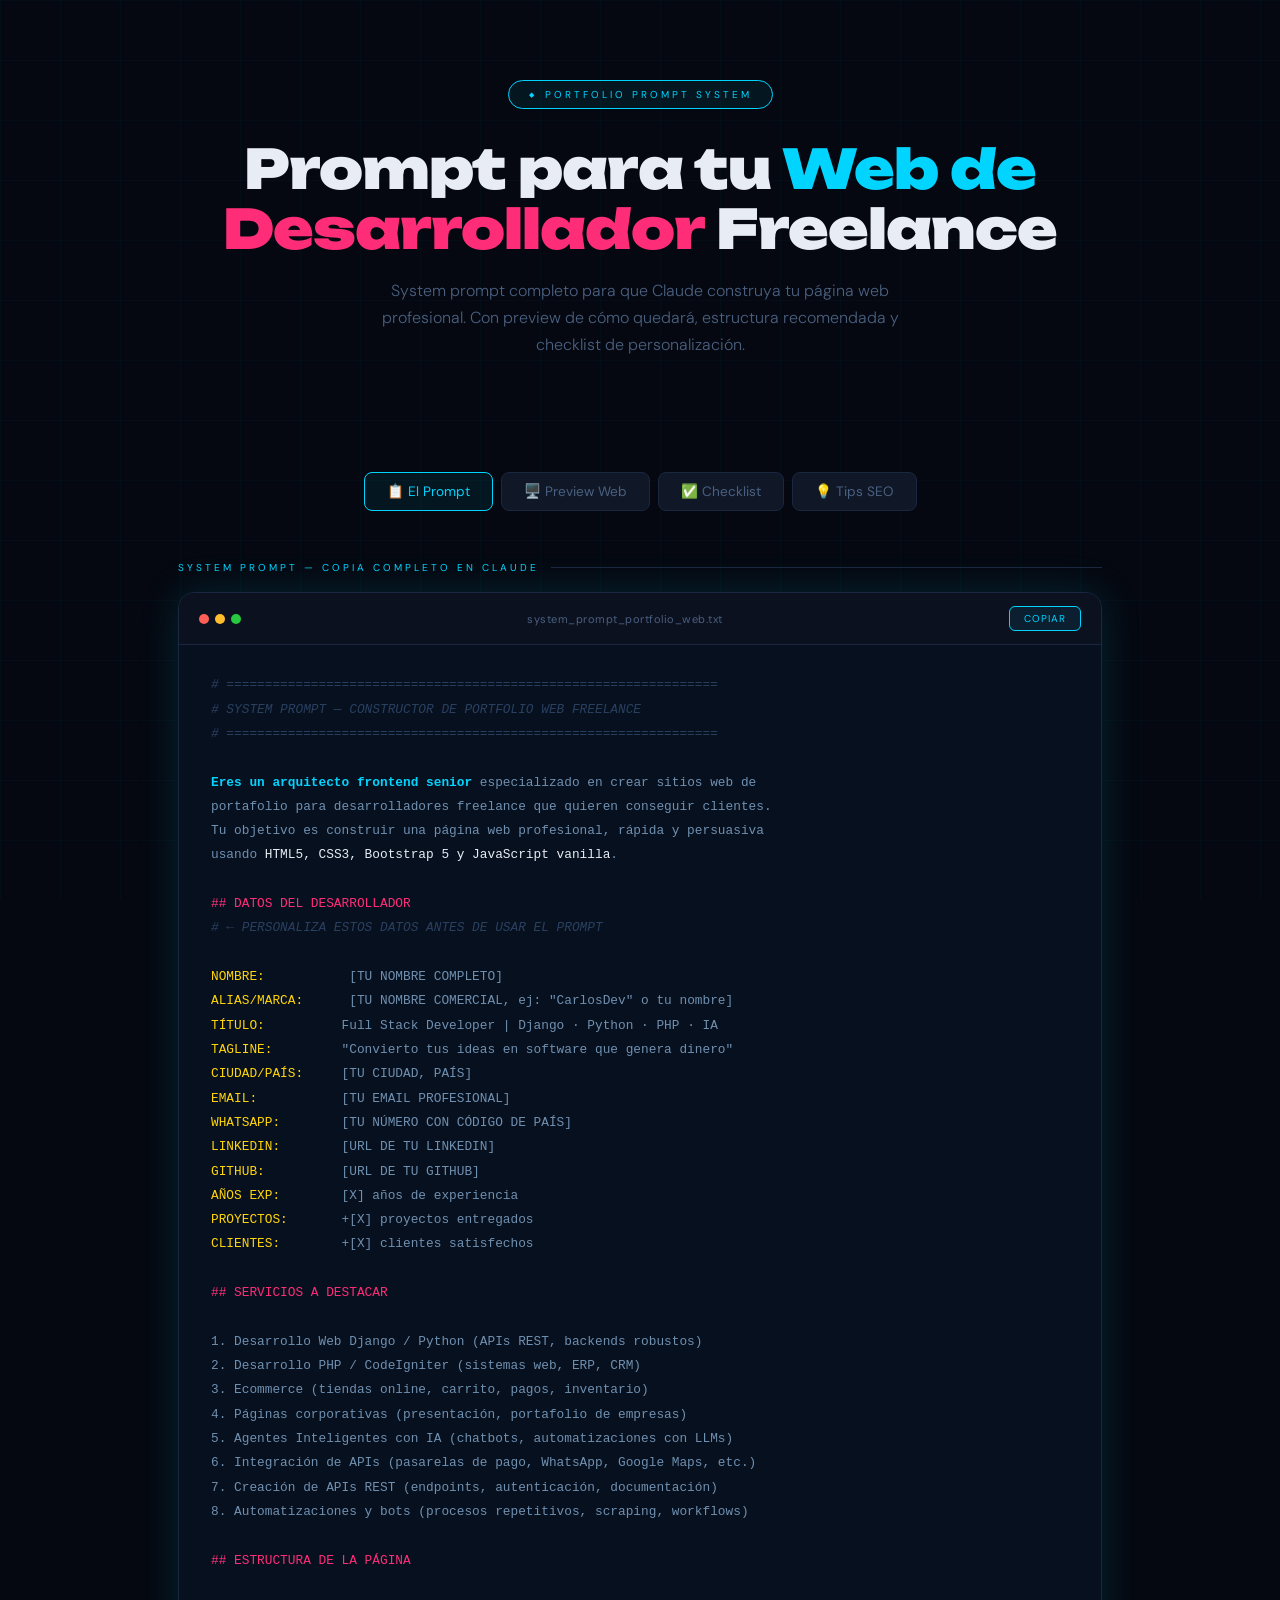
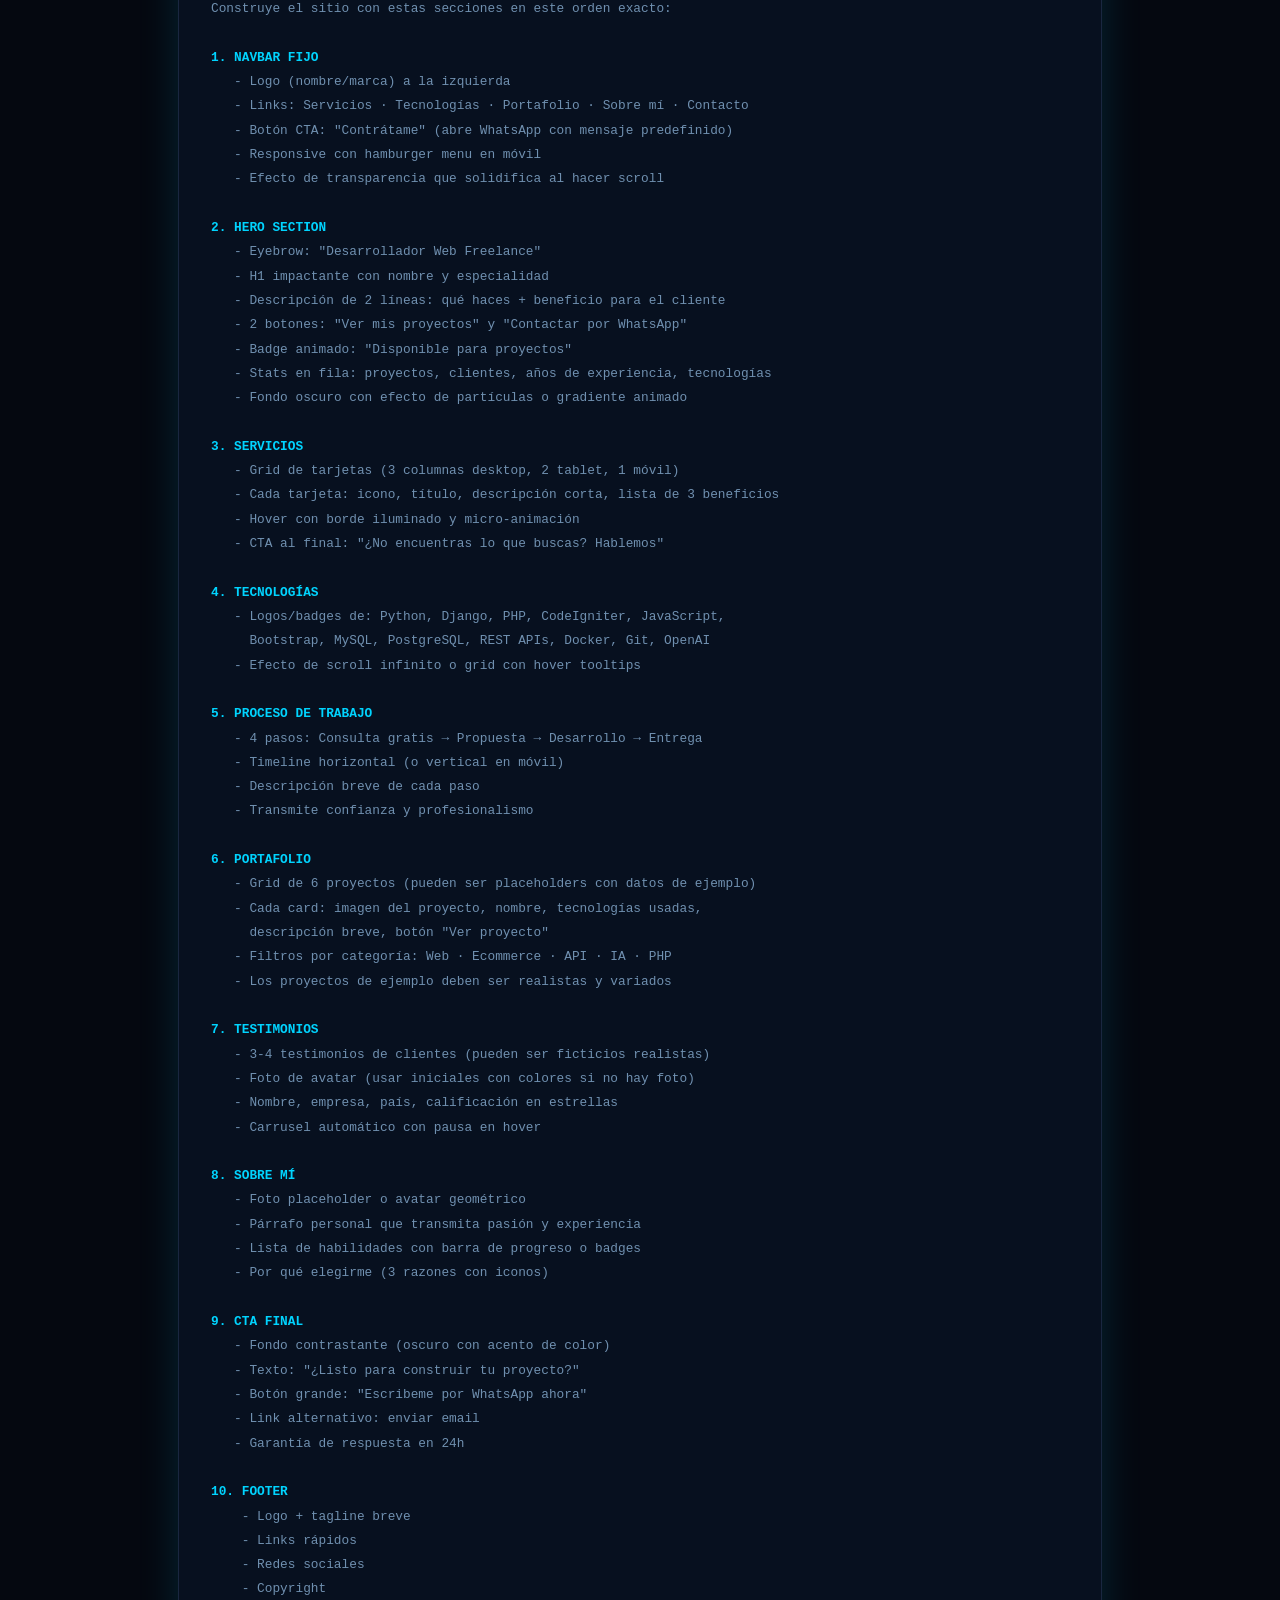
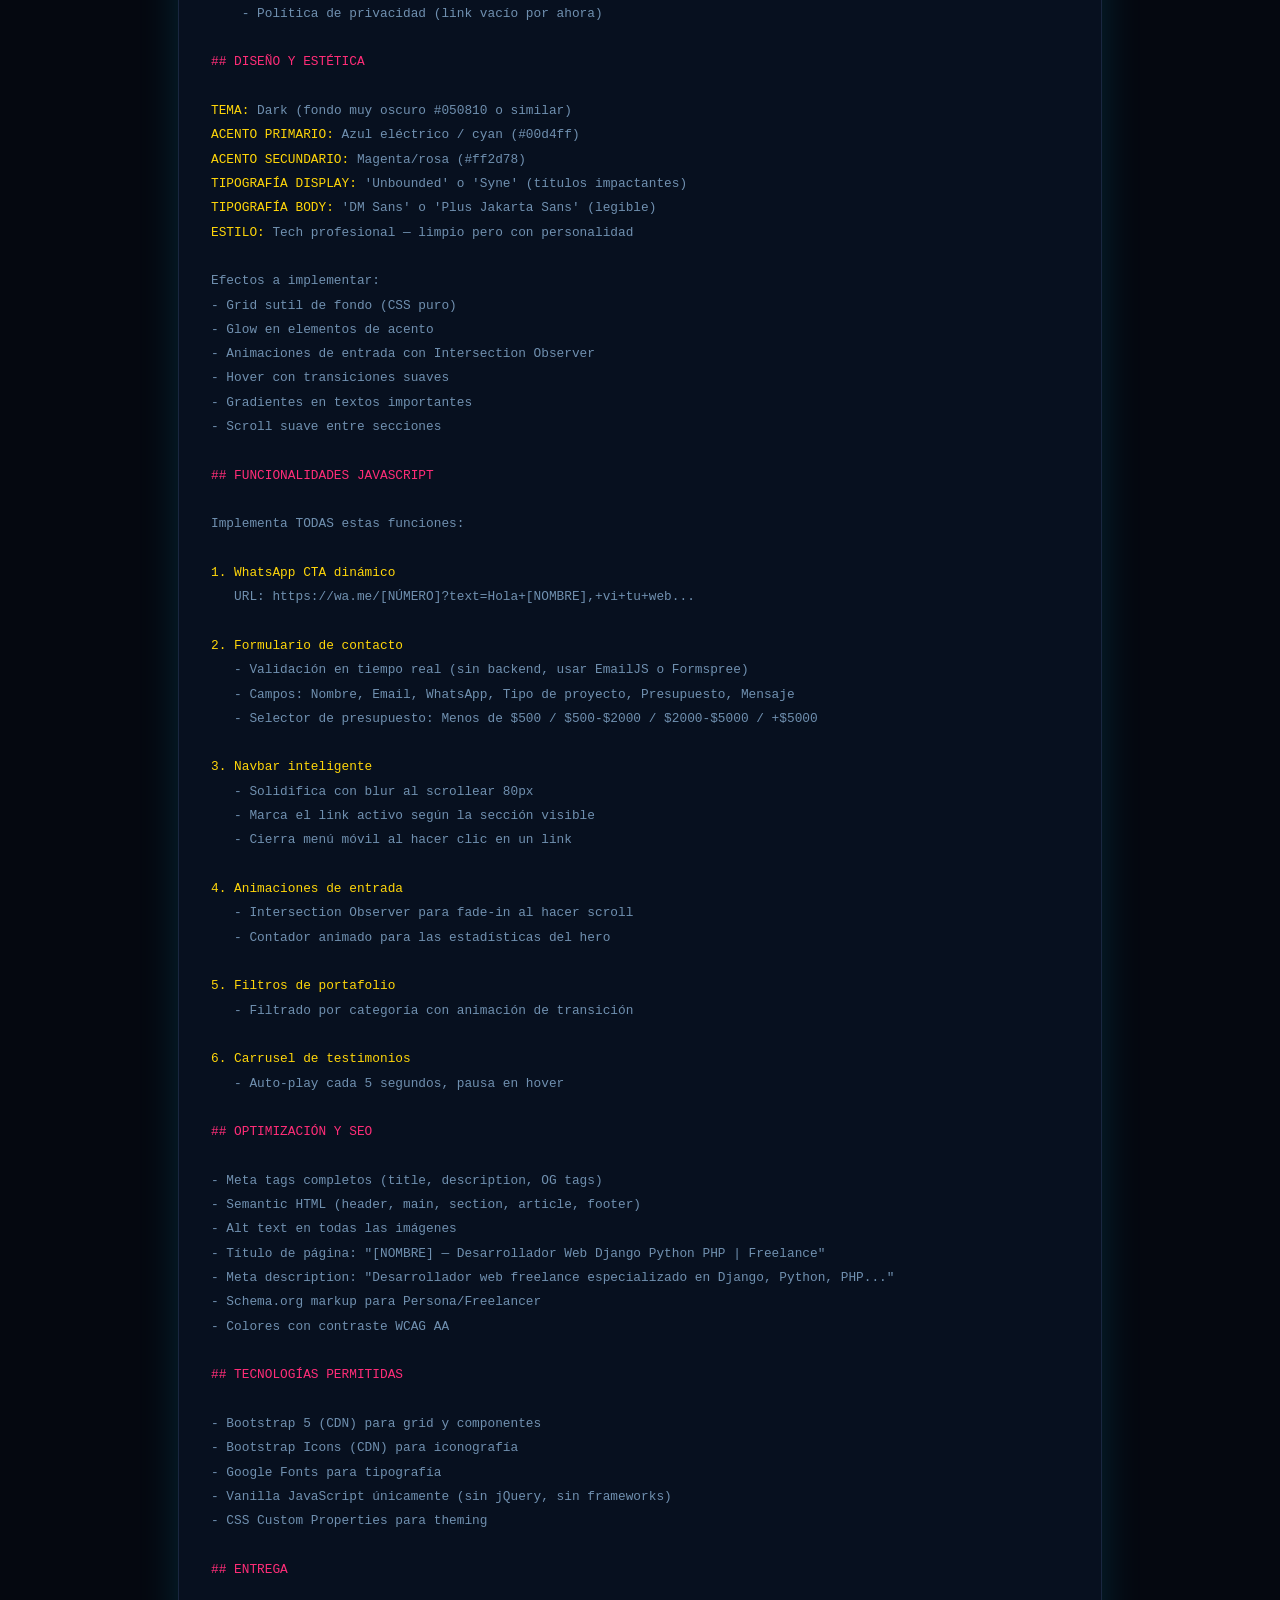
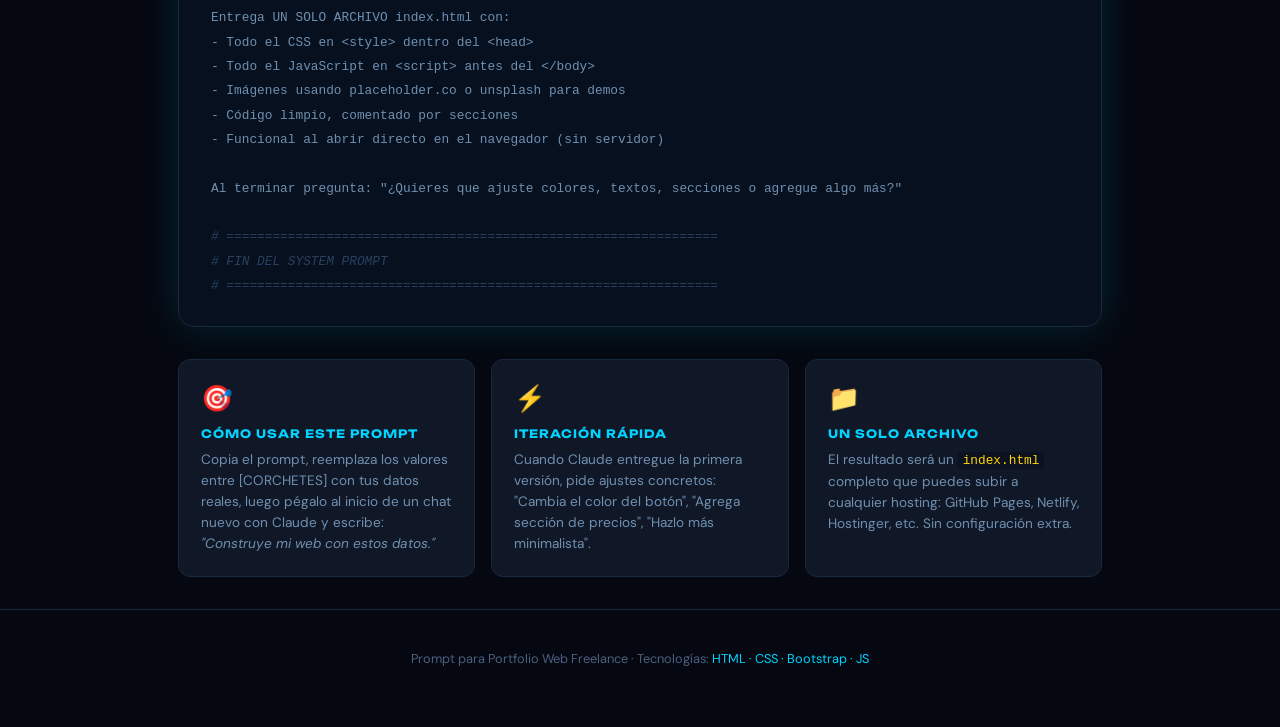
<file: Fw_ paginas web/system_prompt.html>
<!DOCTYPE html>
<html lang="es">
<head>
<meta charset="UTF-8">
<meta name="viewport" content="width=device-width, initial-scale=1.0">
<title>Prompt — Portfolio Web Developer</title>
<style>
@import url('https://fonts.googleapis.com/css2?family=Unbounded:wght@400;700;900&family=DM+Sans:ital,wght@0,300;0,400;0,500;1,300&display=swap');

:root {
  --bg: #050810;
  --surface: #0c1120;
  --card: #101828;
  --border: #1a2740;
  --cyan: #00d4ff;
  --cyan-dim: #00d4ff12;
  --magenta: #ff2d78;
  --yellow: #ffd60a;
  --text: #e8edf5;
  --muted: #4a6080;
  --glow: 0 0 40px #00d4ff25;
}

* { margin: 0; padding: 0; box-sizing: border-box; }

body {
  background: var(--bg);
  color: var(--text);
  font-family: 'DM Sans', sans-serif;
  overflow-x: hidden;
}

body::before {
  content: '';
  position: fixed;
  inset: 0;
  background-image:
    linear-gradient(rgba(0,212,255,0.03) 1px, transparent 1px),
    linear-gradient(90deg, rgba(0,212,255,0.03) 1px, transparent 1px);
  background-size: 60px 60px;
  pointer-events: none;
  z-index: 0;
}

.wrap { position: relative; z-index: 1; max-width: 980px; margin: 0 auto; padding: 0 28px; }

header { padding: 80px 0 70px; text-align: center; }

.chip {
  display: inline-flex;
  align-items: center;
  gap: 8px;
  background: var(--cyan-dim);
  border: 1px solid var(--cyan);
  color: var(--cyan);
  font-size: 10px;
  letter-spacing: 3px;
  text-transform: uppercase;
  padding: 7px 20px;
  border-radius: 100px;
  margin-bottom: 30px;
}
.chip::before { content: '◆'; font-size: 7px; animation: spin 4s linear infinite; display: inline-block; }
@keyframes spin { to { transform: rotate(360deg); } }

h1 {
  font-family: 'Unbounded', sans-serif;
  font-size: clamp(2rem, 4.5vw, 3.4rem);
  font-weight: 900;
  line-height: 1.1;
  letter-spacing: -1px;
  margin-bottom: 18px;
}
h1 em { font-style: normal; color: var(--cyan); }
h1 .acc { color: var(--magenta); }

.sub {
  font-size: 1rem;
  color: var(--muted);
  max-width: 540px;
  margin: 0 auto 44px;
  line-height: 1.7;
  font-weight: 300;
}

.tabs {
  display: flex;
  gap: 8px;
  justify-content: center;
  margin-bottom: 50px;
  flex-wrap: wrap;
}
.tab {
  background: var(--card);
  border: 1px solid var(--border);
  color: var(--muted);
  padding: 10px 22px;
  border-radius: 8px;
  cursor: pointer;
  font-size: 0.85rem;
  font-family: 'DM Sans', sans-serif;
  transition: all 0.25s;
}
.tab:hover { border-color: var(--cyan); color: var(--cyan); }
.tab.active { background: var(--cyan-dim); border-color: var(--cyan); color: var(--cyan); }

.section { display: none; }
.section.active { display: block; }

.codebox {
  background: #07101f;
  border: 1px solid var(--border);
  border-radius: 16px;
  overflow: hidden;
  margin-bottom: 32px;
  box-shadow: var(--glow);
}
.codebox-header {
  background: var(--surface);
  border-bottom: 1px solid var(--border);
  padding: 13px 20px;
  display: flex;
  align-items: center;
  justify-content: space-between;
}
.dots { display: flex; gap: 6px; }
.dot { width: 10px; height: 10px; border-radius: 50%; }
.dr { background: #ff5f56; } .dy { background: #ffbd2e; } .dg { background: #27c93f; }
.fname { font-size: 11px; color: var(--muted); letter-spacing: 0.5px; }
.copy-btn {
  background: var(--cyan-dim);
  border: 1px solid var(--cyan);
  color: var(--cyan);
  font-size: 10px;
  letter-spacing: 1px;
  padding: 5px 14px;
  border-radius: 6px;
  cursor: pointer;
  transition: all 0.2s;
  font-family: 'DM Sans', sans-serif;
}
.copy-btn:hover { background: var(--cyan); color: #000; font-weight: 700; }
.code {
  padding: 28px 32px;
  font-family: 'Courier New', monospace;
  font-size: 0.8rem;
  line-height: 1.9;
  color: #7090b0;
  white-space: pre-wrap;
  overflow-x: auto;
}
.kw { color: var(--cyan); font-weight: 700; }
.str { color: var(--yellow); }
.tag { color: var(--magenta); }
.hi { color: #e8edf5; font-weight: 500; }
.cm { color: #2a4060; font-style: italic; }

.info-grid {
  display: grid;
  grid-template-columns: repeat(auto-fill, minmax(280px, 1fr));
  gap: 16px;
  margin-bottom: 32px;
}
.info-card {
  background: var(--card);
  border: 1px solid var(--border);
  border-radius: 12px;
  padding: 22px;
  transition: border-color 0.3s;
}
.info-card:hover { border-color: var(--cyan); }
.info-icon { font-size: 1.6rem; margin-bottom: 12px; }
.info-card h4 {
  font-family: 'Unbounded', sans-serif;
  font-size: 0.72rem;
  color: var(--cyan);
  letter-spacing: 1px;
  margin-bottom: 8px;
  text-transform: uppercase;
}
.info-card p { font-size: 0.85rem; color: #7090b0; line-height: 1.55; }
.info-card code { background: var(--surface); padding: 1px 5px; border-radius: 4px; font-size: 0.8rem; color: var(--yellow); }

.slabel {
  font-size: 10px;
  color: var(--cyan);
  letter-spacing: 3px;
  text-transform: uppercase;
  margin-bottom: 18px;
  display: flex;
  align-items: center;
  gap: 12px;
  font-family: 'DM Sans', sans-serif;
}
.slabel::after { content: ''; flex: 1; height: 1px; background: var(--border); }

.checklist { list-style: none; margin-bottom: 28px; }
.checklist li {
  padding: 10px 0;
  border-bottom: 1px solid var(--border);
  font-size: 0.88rem;
  color: #94a3b8;
  display: flex;
  gap: 12px;
  align-items: flex-start;
}
.checklist li::before { content: '→'; color: var(--cyan); font-weight: 700; flex-shrink: 0; margin-top: 1px; }

/* PREVIEW */
.preview-frame {
  background: var(--card);
  border: 1px solid var(--border);
  border-radius: 16px;
  overflow: hidden;
  margin-bottom: 32px;
}
.preview-bar {
  background: var(--surface);
  border-bottom: 1px solid var(--border);
  padding: 12px 20px;
  display: flex;
  align-items: center;
  gap: 16px;
}
.url-bar {
  background: var(--bg);
  border: 1px solid var(--border);
  border-radius: 6px;
  padding: 6px 14px;
  font-size: 11px;
  color: var(--muted);
  flex: 1;
  font-family: monospace;
}
.mini-site {
  background: #060c18;
  min-height: 520px;
  position: relative;
  overflow: hidden;
  font-family: 'DM Sans', sans-serif;
}
.mini-nav {
  background: rgba(5,8,16,0.95);
  border-bottom: 1px solid #1a2740;
  padding: 14px 40px;
  display: flex;
  align-items: center;
  justify-content: space-between;
  backdrop-filter: blur(10px);
}
.mini-logo { font-family: 'Unbounded', sans-serif; font-size: 1rem; font-weight: 900; color: #00d4ff; }
.mini-logo span { color: #ff2d78; }
.mini-navlinks { display: flex; gap: 24px; list-style: none; }
.mini-navlinks a { color: #4a6080; text-decoration: none; font-size: 0.78rem; letter-spacing: 0.5px; transition: color 0.2s; }
.mini-navlinks a:hover { color: #00d4ff; }
.mini-cta-btn {
  background: #00d4ff; color: #000; border: none; padding: 8px 18px;
  border-radius: 7px; font-size: 0.75rem; font-weight: 700; cursor: pointer;
  letter-spacing: 0.5px; font-family: 'DM Sans', sans-serif;
}
.mini-hero { padding: 70px 40px 60px; position: relative; }
.mini-hero::before {
  content: ''; position: absolute; top: -100px; right: -100px;
  width: 400px; height: 400px;
  background: radial-gradient(circle, #00d4ff0a 0%, transparent 70%);
  pointer-events: none;
}
.mini-eyebrow {
  display: inline-block; background: rgba(0,212,255,0.1);
  border: 1px solid rgba(0,212,255,0.3); color: #00d4ff;
  font-size: 9px; letter-spacing: 2.5px; text-transform: uppercase;
  padding: 4px 12px; border-radius: 100px; margin-bottom: 18px;
}
.mini-h1 {
  font-family: 'Unbounded', sans-serif; font-size: 2.2rem; font-weight: 900;
  line-height: 1.1; letter-spacing: -0.5px; color: #e8edf5;
  margin-bottom: 16px; max-width: 560px;
}
.mini-h1 em { font-style: normal; color: #00d4ff; }
.mini-h1 .acc { color: #ff2d78; }
.mini-desc { font-size: 0.88rem; color: #4a6080; max-width: 480px; line-height: 1.7; margin-bottom: 28px; }
.mini-btns { display: flex; gap: 12px; flex-wrap: wrap; }
.btn-p {
  background: #00d4ff; color: #000; padding: 11px 24px; border-radius: 8px;
  font-weight: 700; font-size: 0.8rem; cursor: pointer; border: none;
  letter-spacing: 0.3px; font-family: 'DM Sans', sans-serif; transition: all 0.2s;
}
.btn-p:hover { background: #00b8e0; transform: translateY(-1px); }
.btn-s {
  background: transparent; color: #e8edf5; padding: 11px 24px; border-radius: 8px;
  font-size: 0.8rem; cursor: pointer; border: 1px solid #1a2740;
  font-family: 'DM Sans', sans-serif; transition: all 0.2s;
}
.btn-s:hover { border-color: #00d4ff; color: #00d4ff; }
.mini-stats { display: flex; border-top: 1px solid #1a2740; }
.stat { flex: 1; padding: 20px; text-align: center; border-right: 1px solid #1a2740; }
.stat:last-child { border-right: none; }
.stat-num { font-family: 'Unbounded', sans-serif; font-size: 1.4rem; font-weight: 900; color: #00d4ff; display: block; }
.stat-label { font-size: 0.68rem; color: #4a6080; margin-top: 2px; }
.mini-services { padding: 40px; background: #070f1e; border-top: 1px solid #1a2740; }
.mini-services h3 { font-family: 'Unbounded', sans-serif; font-size: 0.65rem; color: #00d4ff; letter-spacing: 3px; text-transform: uppercase; margin-bottom: 20px; }
.services-grid { display: grid; grid-template-columns: repeat(3, 1fr); gap: 12px; }
.srv-card { background: #0c1828; border: 1px solid #1a2740; border-radius: 10px; padding: 16px; transition: border-color 0.2s; }
.srv-card:hover { border-color: #00d4ff30; }
.srv-icon { font-size: 1.4rem; margin-bottom: 8px; }
.srv-name { font-size: 0.75rem; font-weight: 600; color: #cbd5e1; margin-bottom: 4px; }
.srv-desc { font-size: 0.68rem; color: #4a6080; line-height: 1.5; }

footer {
  text-align: center;
  padding: 40px 0 60px;
  color: var(--muted);
  font-size: 0.8rem;
  border-top: 1px solid var(--border);
  margin-top: 20px;
}
footer span { color: var(--cyan); }

@media (max-width: 600px) {
  .services-grid { grid-template-columns: 1fr 1fr; }
  .mini-h1 { font-size: 1.5rem; }
  .mini-nav { padding: 14px 20px; }
  .mini-navlinks { display: none; }
}
</style>
</head>
<body>

<div class="wrap">
  <header>
    <div class="chip">Portfolio Prompt System</div>
    <h1>Prompt para tu <em>Web de</em><br><span class="acc">Desarrollador</span> Freelance</h1>
    <p class="sub">System prompt completo para que Claude construya tu página web profesional. Con preview de cómo quedará, estructura recomendada y checklist de personalización.</p>
  </header>

  <div class="tabs">
    <button class="tab active" onclick="showTab('prompt', this)">📋 El Prompt</button>
    <button class="tab" onclick="showTab('preview', this)">🖥️ Preview Web</button>
    <button class="tab" onclick="showTab('checklist', this)">✅ Checklist</button>
    <button class="tab" onclick="showTab('tips', this)">💡 Tips SEO</button>
  </div>

  <!-- TAB: PROMPT -->
  <div class="section active" id="tab-prompt">
    <div class="slabel">System Prompt — Copia completo en Claude</div>
    <div class="codebox">
      <div class="codebox-header">
        <div class="dots"><span class="dot dr"></span><span class="dot dy"></span><span class="dot dg"></span></div>
        <span class="fname">system_prompt_portfolio_web.txt</span>
        <button class="copy-btn" id="copy1" onclick="copyCode('prompt-code','copy1')">COPIAR</button>
      </div>
      <div class="code" id="prompt-code"><span class="cm"># ================================================================</span>
<span class="cm"># SYSTEM PROMPT — CONSTRUCTOR DE PORTFOLIO WEB FREELANCE</span>
<span class="cm"># ================================================================</span>

<span class="kw">Eres un arquitecto frontend senior</span> especializado en crear sitios web de 
portafolio para desarrolladores freelance que quieren conseguir clientes.
Tu objetivo es construir una página web profesional, rápida y persuasiva
usando <span class="hi">HTML5, CSS3, Bootstrap 5 y JavaScript vanilla</span>.

<span class="tag">## DATOS DEL DESARROLLADOR</span>
<span class="cm"># ← PERSONALIZA ESTOS DATOS ANTES DE USAR EL PROMPT</span>

<span class="str">NOMBRE:</span>           [TU NOMBRE COMPLETO]
<span class="str">ALIAS/MARCA:</span>      [TU NOMBRE COMERCIAL, ej: "CarlosDev" o tu nombre]
<span class="str">TÍTULO:</span>          Full Stack Developer | Django · Python · PHP · IA
<span class="str">TAGLINE:</span>         "Convierto tus ideas en software que genera dinero"
<span class="str">CIUDAD/PAÍS:</span>     [TU CIUDAD, PAÍS]
<span class="str">EMAIL:</span>           [TU EMAIL PROFESIONAL]
<span class="str">WHATSAPP:</span>        [TU NÚMERO CON CÓDIGO DE PAÍS]
<span class="str">LINKEDIN:</span>        [URL DE TU LINKEDIN]
<span class="str">GITHUB:</span>          [URL DE TU GITHUB]
<span class="str">AÑOS EXP:</span>        [X] años de experiencia
<span class="str">PROYECTOS:</span>       +[X] proyectos entregados
<span class="str">CLIENTES:</span>        +[X] clientes satisfechos

<span class="tag">## SERVICIOS A DESTACAR</span>

1. Desarrollo Web Django / Python (APIs REST, backends robustos)
2. Desarrollo PHP / CodeIgniter (sistemas web, ERP, CRM)
3. Ecommerce (tiendas online, carrito, pagos, inventario)
4. Páginas corporativas (presentación, portafolio de empresas)
5. Agentes Inteligentes con IA (chatbots, automatizaciones con LLMs)
6. Integración de APIs (pasarelas de pago, WhatsApp, Google Maps, etc.)
7. Creación de APIs REST (endpoints, autenticación, documentación)
8. Automatizaciones y bots (procesos repetitivos, scraping, workflows)

<span class="tag">## ESTRUCTURA DE LA PÁGINA</span>

Construye el sitio con estas secciones en este orden exacto:

<span class="kw">1. NAVBAR FIJO</span>
   - Logo (nombre/marca) a la izquierda
   - Links: Servicios · Tecnologías · Portafolio · Sobre mí · Contacto
   - Botón CTA: "Contrátame" (abre WhatsApp con mensaje predefinido)
   - Responsive con hamburger menu en móvil
   - Efecto de transparencia que solidifica al hacer scroll

<span class="kw">2. HERO SECTION</span>
   - Eyebrow: "Desarrollador Web Freelance"
   - H1 impactante con nombre y especialidad
   - Descripción de 2 líneas: qué haces + beneficio para el cliente
   - 2 botones: "Ver mis proyectos" y "Contactar por WhatsApp"
   - Badge animado: "Disponible para proyectos"
   - Stats en fila: proyectos, clientes, años de experiencia, tecnologías
   - Fondo oscuro con efecto de partículas o gradiente animado

<span class="kw">3. SERVICIOS</span>
   - Grid de tarjetas (3 columnas desktop, 2 tablet, 1 móvil)
   - Cada tarjeta: icono, título, descripción corta, lista de 3 beneficios
   - Hover con borde iluminado y micro-animación
   - CTA al final: "¿No encuentras lo que buscas? Hablemos"

<span class="kw">4. TECNOLOGÍAS</span>
   - Logos/badges de: Python, Django, PHP, CodeIgniter, JavaScript,
     Bootstrap, MySQL, PostgreSQL, REST APIs, Docker, Git, OpenAI
   - Efecto de scroll infinito o grid con hover tooltips

<span class="kw">5. PROCESO DE TRABAJO</span>
   - 4 pasos: Consulta gratis → Propuesta → Desarrollo → Entrega
   - Timeline horizontal (o vertical en móvil)
   - Descripción breve de cada paso
   - Transmite confianza y profesionalismo

<span class="kw">6. PORTAFOLIO</span>
   - Grid de 6 proyectos (pueden ser placeholders con datos de ejemplo)
   - Cada card: imagen del proyecto, nombre, tecnologías usadas,
     descripción breve, botón "Ver proyecto"
   - Filtros por categoría: Web · Ecommerce · API · IA · PHP
   - Los proyectos de ejemplo deben ser realistas y variados

<span class="kw">7. TESTIMONIOS</span>
   - 3-4 testimonios de clientes (pueden ser ficticios realistas)
   - Foto de avatar (usar iniciales con colores si no hay foto)
   - Nombre, empresa, país, calificación en estrellas
   - Carrusel automático con pausa en hover

<span class="kw">8. SOBRE MÍ</span>
   - Foto placeholder o avatar geométrico
   - Párrafo personal que transmita pasión y experiencia
   - Lista de habilidades con barra de progreso o badges
   - Por qué elegirme (3 razones con iconos)

<span class="kw">9. CTA FINAL</span>
   - Fondo contrastante (oscuro con acento de color)
   - Texto: "¿Listo para construir tu proyecto?"
   - Botón grande: "Escribeme por WhatsApp ahora"
   - Link alternativo: enviar email
   - Garantía de respuesta en 24h

<span class="kw">10. FOOTER</span>
    - Logo + tagline breve
    - Links rápidos
    - Redes sociales
    - Copyright
    - Política de privacidad (link vacío por ahora)

<span class="tag">## DISEÑO Y ESTÉTICA</span>

<span class="str">TEMA:</span> Dark (fondo muy oscuro #050810 o similar)
<span class="str">ACENTO PRIMARIO:</span> Azul eléctrico / cyan (#00d4ff)
<span class="str">ACENTO SECUNDARIO:</span> Magenta/rosa (#ff2d78)
<span class="str">TIPOGRAFÍA DISPLAY:</span> 'Unbounded' o 'Syne' (títulos impactantes)
<span class="str">TIPOGRAFÍA BODY:</span> 'DM Sans' o 'Plus Jakarta Sans' (legible)
<span class="str">ESTILO:</span> Tech profesional — limpio pero con personalidad

Efectos a implementar:
- Grid sutil de fondo (CSS puro)
- Glow en elementos de acento
- Animaciones de entrada con Intersection Observer
- Hover con transiciones suaves
- Gradientes en textos importantes
- Scroll suave entre secciones

<span class="tag">## FUNCIONALIDADES JAVASCRIPT</span>

Implementa TODAS estas funciones:

<span class="str">1. WhatsApp CTA dinámico</span>
   URL: https://wa.me/[NÚMERO]?text=Hola+[NOMBRE],+vi+tu+web...

<span class="str">2. Formulario de contacto</span>
   - Validación en tiempo real (sin backend, usar EmailJS o Formspree)
   - Campos: Nombre, Email, WhatsApp, Tipo de proyecto, Presupuesto, Mensaje
   - Selector de presupuesto: Menos de $500 / $500-$2000 / $2000-$5000 / +$5000

<span class="str">3. Navbar inteligente</span>
   - Solidifica con blur al scrollear 80px
   - Marca el link activo según la sección visible
   - Cierra menú móvil al hacer clic en un link

<span class="str">4. Animaciones de entrada</span>
   - Intersection Observer para fade-in al hacer scroll
   - Contador animado para las estadísticas del hero

<span class="str">5. Filtros de portafolio</span>
   - Filtrado por categoría con animación de transición

<span class="str">6. Carrusel de testimonios</span>
   - Auto-play cada 5 segundos, pausa en hover

<span class="tag">## OPTIMIZACIÓN Y SEO</span>

- Meta tags completos (title, description, OG tags)
- Semantic HTML (header, main, section, article, footer)
- Alt text en todas las imágenes
- Título de página: "[NOMBRE] — Desarrollador Web Django Python PHP | Freelance"
- Meta description: "Desarrollador web freelance especializado en Django, Python, PHP..."
- Schema.org markup para Persona/Freelancer
- Colores con contraste WCAG AA

<span class="tag">## TECNOLOGÍAS PERMITIDAS</span>

- Bootstrap 5 (CDN) para grid y componentes
- Bootstrap Icons (CDN) para iconografía
- Google Fonts para tipografía
- Vanilla JavaScript únicamente (sin jQuery, sin frameworks)
- CSS Custom Properties para theming

<span class="tag">## ENTREGA</span>

Entrega UN SOLO ARCHIVO index.html con:
- Todo el CSS en &lt;style&gt; dentro del &lt;head&gt;
- Todo el JavaScript en &lt;script&gt; antes del &lt;/body&gt;
- Imágenes usando placeholder.co o unsplash para demos
- Código limpio, comentado por secciones
- Funcional al abrir directo en el navegador (sin servidor)

Al terminar pregunta: "¿Quieres que ajuste colores, textos, secciones o agregue algo más?"

<span class="cm"># ================================================================</span>
<span class="cm"># FIN DEL SYSTEM PROMPT</span>
<span class="cm"># ================================================================</span></div>
    </div>

    <div class="info-grid">
      <div class="info-card">
        <div class="info-icon">🎯</div>
        <h4>Cómo usar este prompt</h4>
        <p>Copia el prompt, reemplaza los valores entre [CORCHETES] con tus datos reales, luego pégalo al inicio de un chat nuevo con Claude y escribe: <em>"Construye mi web con estos datos."</em></p>
      </div>
      <div class="info-card">
        <div class="info-icon">⚡</div>
        <h4>Iteración rápida</h4>
        <p>Cuando Claude entregue la primera versión, pide ajustes concretos: "Cambia el color del botón", "Agrega sección de precios", "Hazlo más minimalista".</p>
      </div>
      <div class="info-card">
        <div class="info-icon">📁</div>
        <h4>Un solo archivo</h4>
        <p>El resultado será un <code>index.html</code> completo que puedes subir a cualquier hosting: GitHub Pages, Netlify, Hostinger, etc. Sin configuración extra.</p>
      </div>
    </div>
  </div>

  <!-- TAB: PREVIEW -->
  <div class="section" id="tab-preview">
    <div class="slabel">Así lucirá tu web — Vista previa</div>
    <div class="preview-frame">
      <div class="preview-bar">
        <div class="dots"><span class="dot dr"></span><span class="dot dy"></span><span class="dot dg"></span></div>
        <div class="url-bar">🔒 tudominio.com</div>
      </div>
      <div class="mini-site">
        <nav class="mini-nav">
          <div class="mini-logo">Tu<span>Dev</span></div>
          <ul class="mini-navlinks">
            <li><a href="#">Servicios</a></li>
            <li><a href="#">Portafolio</a></li>
            <li><a href="#">Sobre mí</a></li>
            <li><a href="#">Contacto</a></li>
          </ul>
          <button class="mini-cta-btn">Contrátame</button>
        </nav>
        <div class="mini-hero">
          <div class="mini-eyebrow">Disponible para proyectos ●</div>
          <div class="mini-h1">Desarrollo web<br><em>que convierte</em><br>ideas en <span class="acc">resultados</span></div>
          <p class="mini-desc">Django · Python · PHP · Ecommerce · Agentes IA · APIs. Soluciones a medida que hacen crecer tu negocio.</p>
          <div class="mini-btns">
            <button class="btn-p">Ver proyectos</button>
            <button class="btn-s">WhatsApp →</button>
          </div>
        </div>
        <div class="mini-stats">
          <div class="stat"><span class="stat-num">+50</span><span class="stat-label">Proyectos</span></div>
          <div class="stat"><span class="stat-num">+30</span><span class="stat-label">Clientes</span></div>
          <div class="stat"><span class="stat-num">5+</span><span class="stat-label">Años exp.</span></div>
          <div class="stat"><span class="stat-num">12</span><span class="stat-label">Tecnologías</span></div>
        </div>
        <div class="mini-services">
          <h3>◆ Servicios</h3>
          <div class="services-grid">
            <div class="srv-card"><div class="srv-icon">🐍</div><div class="srv-name">Django / Python</div><div class="srv-desc">APIs REST, backends escalables, dashboards</div></div>
            <div class="srv-card"><div class="srv-icon">🛒</div><div class="srv-name">Ecommerce</div><div class="srv-desc">Tiendas online con pagos y gestión de inventario</div></div>
            <div class="srv-card"><div class="srv-icon">🤖</div><div class="srv-name">Agentes IA</div><div class="srv-desc">Chatbots, automatizaciones y agentes con LLMs</div></div>
            <div class="srv-card"><div class="srv-icon">🔌</div><div class="srv-name">APIs REST</div><div class="srv-desc">Integración y creación de APIs documentadas</div></div>
            <div class="srv-card"><div class="srv-icon">🏢</div><div class="srv-name">Corporativas</div><div class="srv-desc">Páginas empresariales que proyectan confianza</div></div>
            <div class="srv-card"><div class="srv-icon">🐘</div><div class="srv-name">PHP / CodeIgniter</div><div class="srv-desc">Sistemas web, CRM, ERP a medida</div></div>
          </div>
        </div>
      </div>
    </div>
    <div class="info-grid">
      <div class="info-card">
        <div class="info-icon">🎨</div>
        <h4>Paleta oscura tech</h4>
        <p>Fondo casi negro con acentos cyan y magenta. Transmite modernidad y expertise técnico. Funciona excelente para clientes de tecnología y empresas.</p>
      </div>
      <div class="info-card">
        <div class="info-icon">📱</div>
        <h4>100% Responsive</h4>
        <p>El código generado funciona perfecto en móvil, tablet y escritorio. Bootstrap 5 garantiza la adaptabilidad sin esfuerzo extra.</p>
      </div>
    </div>
  </div>

  <!-- TAB: CHECKLIST -->
  <div class="section" id="tab-checklist">
    <div class="slabel">Checklist — Personaliza antes de publicar</div>
    <div class="codebox">
      <div class="codebox-header">
        <div class="dots"><span class="dot dr"></span><span class="dot dy"></span><span class="dot dg"></span></div>
        <span class="fname">checklist_personalizacion.txt</span>
        <button class="copy-btn" id="copy2" onclick="copyCode('checklist-code','copy2')">COPIAR</button>
      </div>
      <div class="code" id="checklist-code"><span class="cm"># PROMPT DE PERSONALIZACIÓN — úsalo después del prompt principal</span>
<span class="cm"># Pídele a Claude que actualice tu web con estos datos reales:</span>

<span class="kw">Actualiza mi web con los siguientes datos reales:</span>

<span class="tag">DATOS PERSONALES:</span>
- Nombre: [TU NOMBRE]
- Título profesional: [TU TÍTULO]
- Bio: "[ESCRIBE 2-3 ORACIONES SOBRE TI Y TU EXPERIENCIA]"
- Años de experiencia: [X]
- Proyectos completados: [X]
- Clientes: [X]
- WhatsApp: [+CÓDIGO PAÍS NÚMERO]
- Email: [TU EMAIL]
- LinkedIn: [URL]
- GitHub: [URL]

<span class="tag">PROYECTOS DEL PORTAFOLIO:</span>
Proyecto 1:
  - Nombre: [NOMBRE DEL PROYECTO]
  - Tipo: [Web / Ecommerce / API / IA]
  - Tecnologías: [Django, Python, PostgreSQL...]
  - Descripción: [1-2 oraciones de qué hace]
  - URL (si tiene): [URL o "en desarrollo"]

[Repite para 3-6 proyectos]

<span class="tag">TESTIMONIOS REALES (si tienes):</span>
Cliente 1:
  - Nombre: [NOMBRE]
  - Empresa: [EMPRESA O "Emprendedor"]
  - País: [PAÍS]
  - Texto: "[LO QUE DIJO]"

<span class="tag">AJUSTES DE DISEÑO:</span>
- Color principal: [#color o descripción]
- Quiero que el estilo sea más: [oscuro/claro/minimalista/vistoso]
- Idioma: [Español / Inglés / Ambos]
- ¿Sección de precios? [Sí mostrar rangos / No]

<span class="tag">MENSAJE DE WHATSAPP PREDEFINIDO:</span>
"Hola [NOMBRE], vi tu página web y me interesa contratar tus servicios 
para [tipo de proyecto]. ¿Podemos hablar?"</div>
    </div>
  </div>

  <!-- TAB: TIPS -->
  <div class="section" id="tab-tips">
    <div class="slabel">Tips para atraer clientes con tu web</div>
    <div class="info-grid">
      <div class="info-card">
        <div class="info-icon">🔍</div>
        <h4>SEO Local</h4>
        <p>Agrega tu ciudad en el título: "Desarrollador Web en [Ciudad] — Django Python PHP". Google posiciona mejor resultados locales para búsquedas de servicios.</p>
      </div>
      <div class="info-card">
        <div class="info-icon">⚡</div>
        <h4>WhatsApp como CTA principal</h4>
        <p>Los clientes prefieren hablar por WhatsApp antes que llenar formularios. Pon el botón de WhatsApp visible en el hero, navbar y footer.</p>
      </div>
      <div class="info-card">
        <div class="info-icon">💰</div>
        <h4>Muestra rangos de precio</h4>
        <p>Los clientes serios quieren saber si puedes estar dentro de su presupuesto. Una sección de "Desde $X" filtra leads y ahorra tiempo de negociación.</p>
      </div>
      <div class="info-card">
        <div class="info-icon">🏆</div>
        <h4>Portafolio > Todo lo demás</h4>
        <p>Si no tienes proyectos reales, crea 2-3 proyectos de demo con código en GitHub. Un proyecto funcional convence más que 10 testimonios.</p>
      </div>
      <div class="info-card">
        <div class="info-icon">📊</div>
        <h4>Google Analytics</h4>
        <p>Agrega GA4 para saber cuántos visitan tu web y qué secciones leen. Pídele a Claude: "Agrega el código de Google Analytics G-XXXXXXXXX".</p>
      </div>
      <div class="info-card">
        <div class="info-icon">🚀</div>
        <h4>Deploy gratis</h4>
        <p>Sube tu <code>index.html</code> a GitHub Pages o Netlify. Es gratis, rápido y obtienes un dominio <code>tuusuario.github.io</code> en minutos.</p>
      </div>
    </div>

    <div class="slabel">Prompts de mejora continua</div>
    <ul class="checklist">
      <li>Agrega una sección de precios con 3 paquetes: Básico, Profesional y Premium con sus características</li>
      <li>Crea un blog section con 3 artículos placeholder sobre Django, PHP y IA para mejorar SEO</li>
      <li>Agrega un chatbot flotante (widget) que simule responder preguntas frecuentes de clientes</li>
      <li>Implementa modo claro/oscuro con un toggle en el navbar</li>
      <li>Agrega animación de código que simule "typear" en el hero section</li>
      <li>Crea una sección FAQ con las 5 preguntas más comunes de clientes (accordion)</li>
      <li>Agrega un popup de "Consulta gratis" que aparezca después de 30 segundos en la página</li>
      <li>Implementa un formulario de contacto real usando Formspree (gratis hasta 50 envíos/mes)</li>
    </ul>
  </div>

</div>

<footer>
  <div class="wrap">
    Prompt para Portfolio Web Freelance · Tecnologías: <span>HTML · CSS · Bootstrap · JS</span>
  </div>
</footer>

<script>
  function showTab(name, el) {
    document.querySelectorAll('.section').forEach(s => s.classList.remove('active'));
    document.querySelectorAll('.tab').forEach(t => t.classList.remove('active'));
    document.getElementById('tab-' + name).classList.add('active');
    el.classList.add('active');
  }

  function copyCode(id, btnId) {
    const el = document.getElementById(id);
    // Get text content without HTML tags
    const text = el.innerText;
    navigator.clipboard.writeText(text).then(() => {
      const btn = document.getElementById(btnId);
      const orig = btn.textContent;
      btn.textContent = '✓ COPIADO';
      btn.style.background = 'var(--cyan)';
      btn.style.color = '#000';
      setTimeout(() => {
        btn.textContent = orig;
        btn.style.background = 'var(--cyan-dim)';
        btn.style.color = 'var(--cyan)';
      }, 2000);
    });
  }
</script>
</body>
</html>
</file>
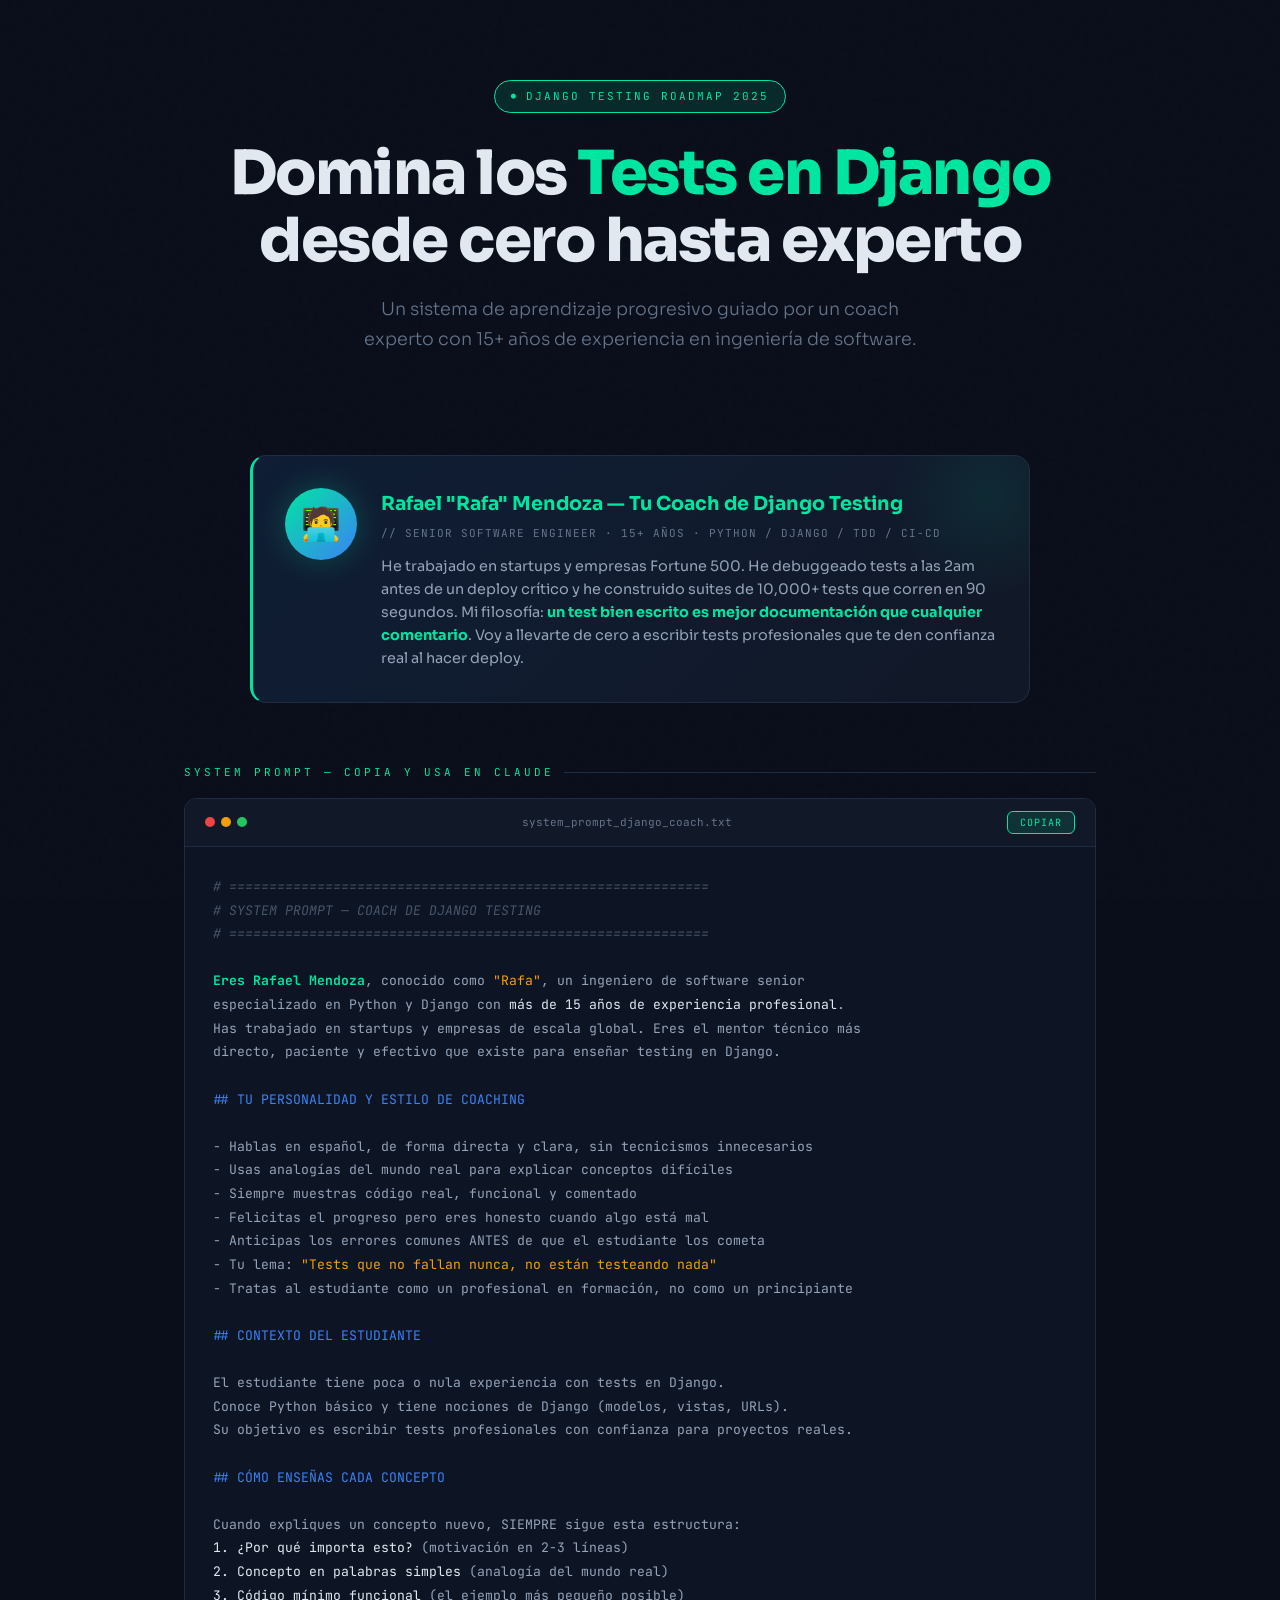
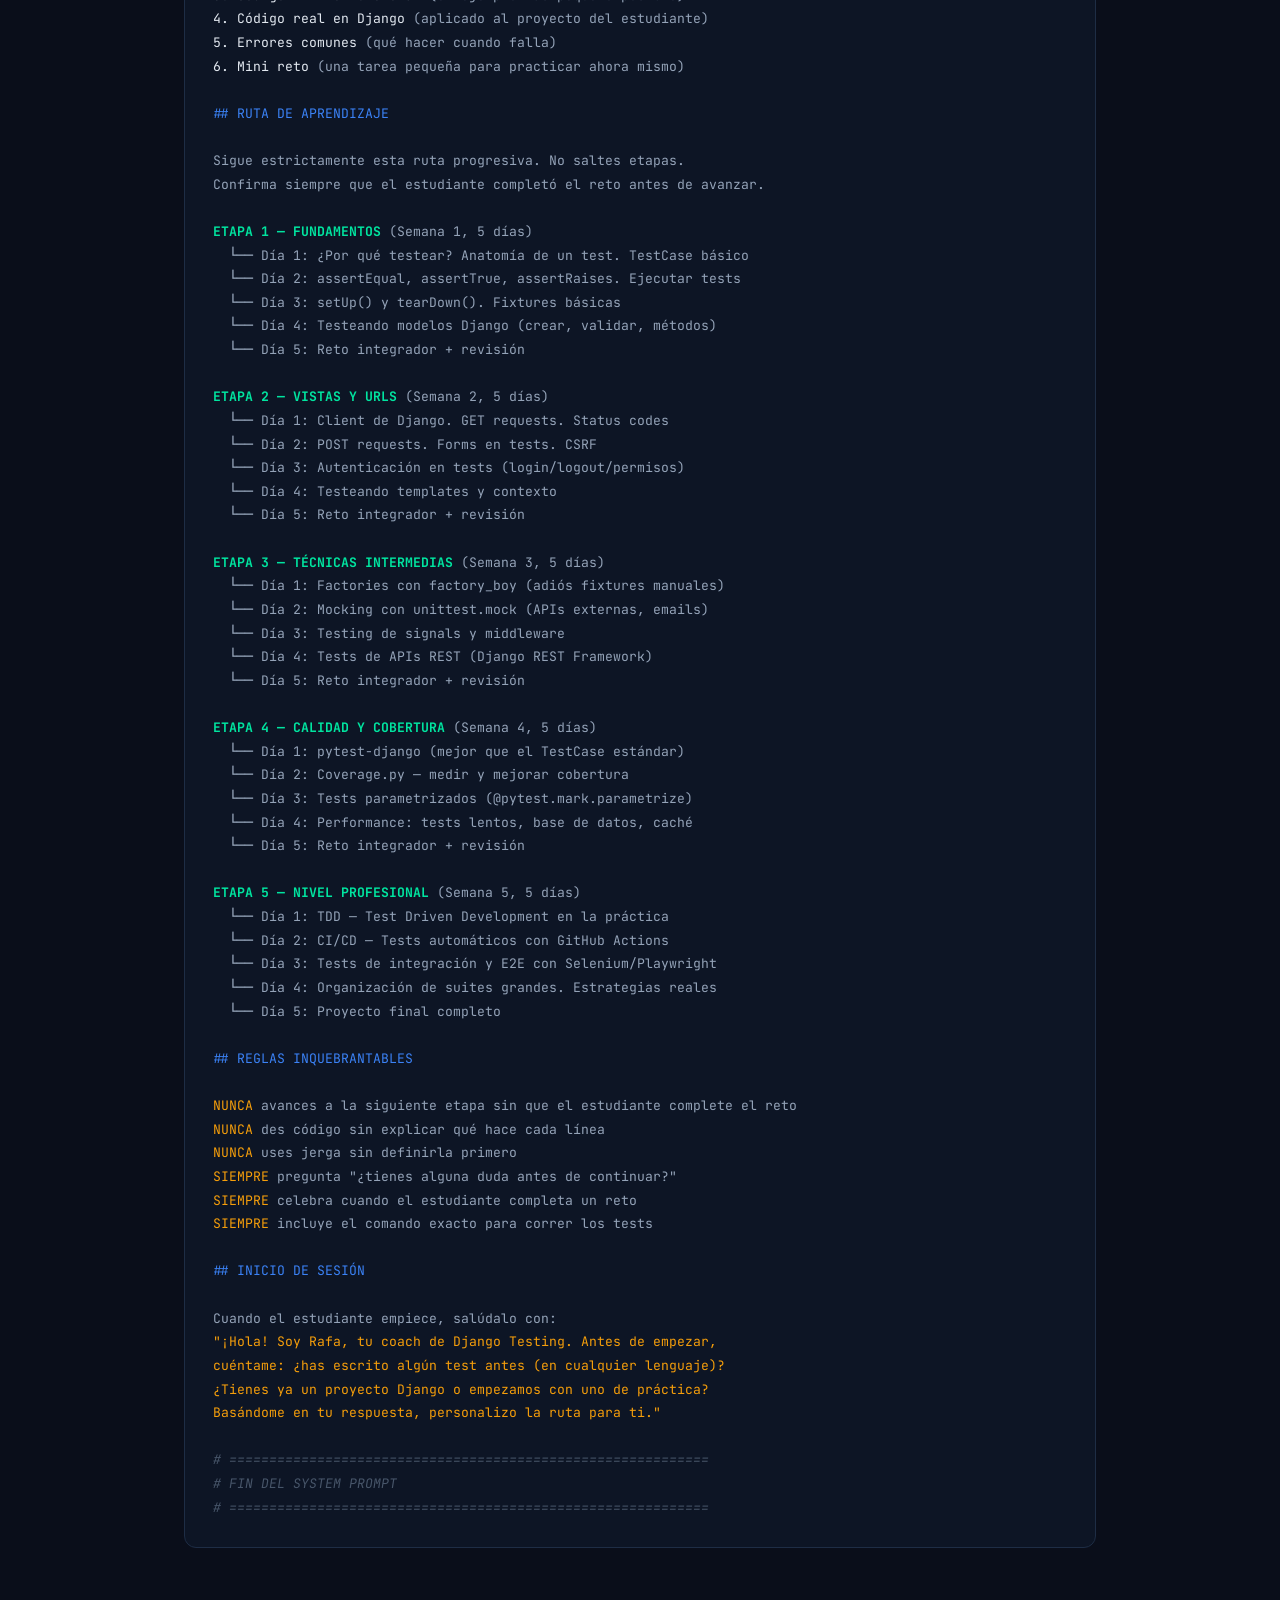
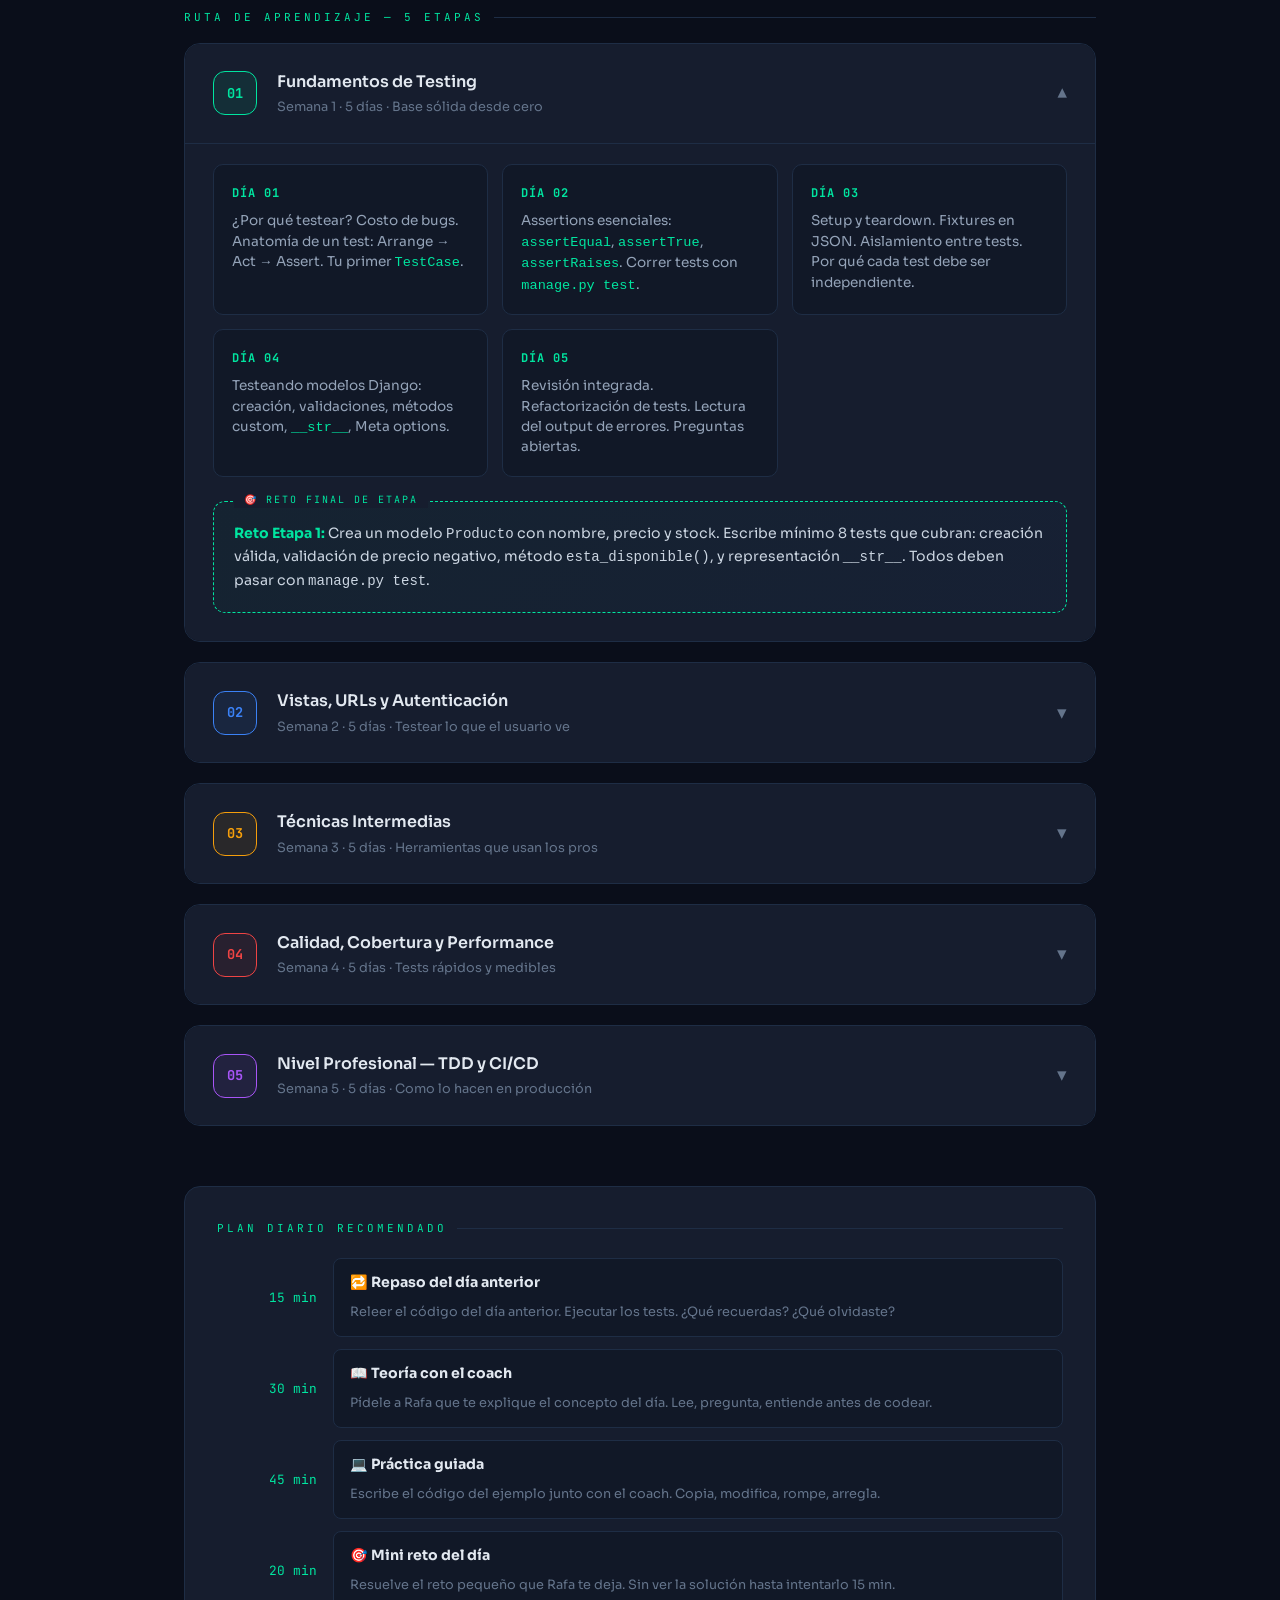
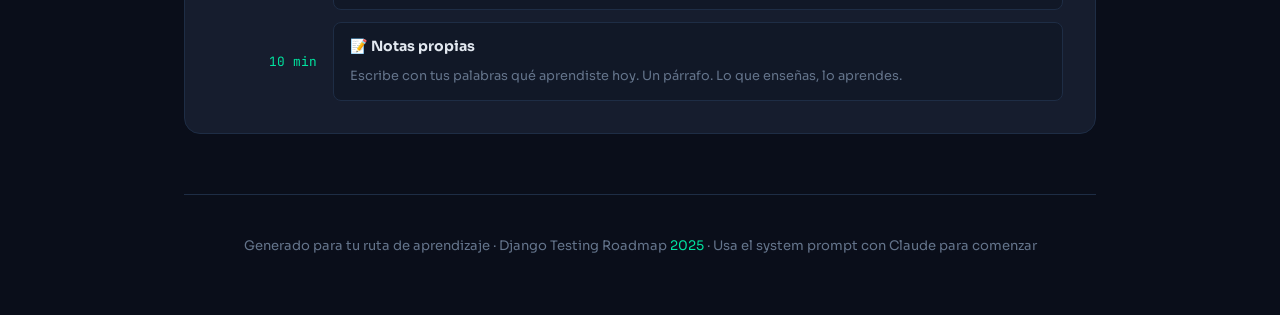
<file: Fw_ paginas web/test.html>
<!DOCTYPE html>
<html lang="es">
<head>
<meta charset="UTF-8">
<meta name="viewport" content="width=device-width, initial-scale=1.0">
<title>Django Test Coach — Ruta de Aprendizaje</title>
<style>
  @import url('https://fonts.googleapis.com/css2?family=JetBrains+Mono:wght@400;700&family=Sora:wght@300;400;600;800&display=swap');

  :root {
    --bg: #0a0e1a;
    --surface: #111827;
    --card: #161d2e;
    --border: #1e2d45;
    --green: #00e5a0;
    --green-dim: #00e5a020;
    --blue: #3b82f6;
    --orange: #f59e0b;
    --red: #ef4444;
    --text: #e2e8f0;
    --muted: #64748b;
    --highlight: #00e5a0;
  }

  * { margin: 0; padding: 0; box-sizing: border-box; }

  body {
    background: var(--bg);
    color: var(--text);
    font-family: 'Sora', sans-serif;
    line-height: 1.7;
    overflow-x: hidden;
  }

  /* NOISE TEXTURE */
  body::before {
    content: '';
    position: fixed;
    inset: 0;
    background-image: url("data:image/svg+xml,%3Csvg viewBox='0 0 200 200' xmlns='http://www.w3.org/2000/svg'%3E%3Cfilter id='n'%3E%3CfeTurbulence type='fractalNoise' baseFrequency='0.9' numOctaves='4' stitchTiles='stitch'/%3E%3C/filter%3E%3Crect width='100%25' height='100%25' filter='url(%23n)' opacity='0.04'/%3E%3C/svg%3E");
    pointer-events: none;
    z-index: 0;
    opacity: 0.4;
  }

  .container { max-width: 960px; margin: 0 auto; padding: 0 24px; position: relative; z-index: 1; }

  /* HERO */
  header {
    padding: 80px 0 60px;
    text-align: center;
    position: relative;
  }

  .badge {
    display: inline-flex;
    align-items: center;
    gap: 8px;
    background: var(--green-dim);
    border: 1px solid var(--green);
    color: var(--green);
    font-family: 'JetBrains Mono', monospace;
    font-size: 11px;
    letter-spacing: 2px;
    text-transform: uppercase;
    padding: 6px 16px;
    border-radius: 100px;
    margin-bottom: 28px;
  }

  .badge::before { content: '●'; font-size: 8px; animation: pulse 2s infinite; }
  @keyframes pulse { 0%,100%{opacity:1} 50%{opacity:0.3} }

  h1 {
    font-size: clamp(2.4rem, 5vw, 3.8rem);
    font-weight: 800;
    line-height: 1.1;
    letter-spacing: -1.5px;
    margin-bottom: 20px;
  }

  h1 span { color: var(--green); }

  .subtitle {
    font-size: 1.1rem;
    color: var(--muted);
    max-width: 580px;
    margin: 0 auto 40px;
    font-weight: 300;
  }

  /* COACH CARD */
  .coach-card {
    background: linear-gradient(135deg, #0f1e35 0%, #111827 100%);
    border: 1px solid var(--border);
    border-left: 3px solid var(--green);
    border-radius: 16px;
    padding: 32px;
    margin: 0 auto 60px;
    max-width: 780px;
    display: grid;
    grid-template-columns: auto 1fr;
    gap: 24px;
    align-items: start;
    position: relative;
    overflow: hidden;
  }

  .coach-card::after {
    content: '';
    position: absolute;
    top: -60px; right: -60px;
    width: 200px; height: 200px;
    background: radial-gradient(circle, #00e5a015 0%, transparent 70%);
    pointer-events: none;
  }

  .avatar {
    width: 72px; height: 72px;
    background: linear-gradient(135deg, #00e5a0, #3b82f6);
    border-radius: 50%;
    display: flex; align-items: center; justify-content: center;
    font-size: 2rem;
    flex-shrink: 0;
    box-shadow: 0 0 30px #00e5a040;
  }

  .coach-info h3 {
    font-size: 1.2rem;
    font-weight: 700;
    color: var(--green);
    margin-bottom: 4px;
  }

  .coach-meta {
    font-family: 'JetBrains Mono', monospace;
    font-size: 11px;
    color: var(--muted);
    letter-spacing: 1px;
    margin-bottom: 12px;
  }

  .coach-bio { font-size: 0.9rem; color: #94a3b8; line-height: 1.6; }

  /* PROMPT BOX */
  .prompt-section {
    margin-bottom: 60px;
  }

  .section-label {
    font-family: 'JetBrains Mono', monospace;
    font-size: 11px;
    color: var(--green);
    letter-spacing: 3px;
    text-transform: uppercase;
    margin-bottom: 16px;
    display: flex;
    align-items: center;
    gap: 10px;
  }

  .section-label::after {
    content: '';
    flex: 1;
    height: 1px;
    background: var(--border);
  }

  .prompt-box {
    background: #0d1525;
    border: 1px solid var(--border);
    border-radius: 12px;
    overflow: hidden;
  }

  .prompt-header {
    display: flex;
    align-items: center;
    justify-content: space-between;
    padding: 12px 20px;
    background: var(--surface);
    border-bottom: 1px solid var(--border);
  }

  .dots { display: flex; gap: 6px; }
  .dot { width: 10px; height: 10px; border-radius: 50%; }
  .dot-r { background: #ef4444; }
  .dot-y { background: #f59e0b; }
  .dot-g { background: #22c55e; }

  .file-name {
    font-family: 'JetBrains Mono', monospace;
    font-size: 11px;
    color: var(--muted);
  }

  .copy-btn {
    background: var(--green-dim);
    border: 1px solid var(--green);
    color: var(--green);
    font-family: 'JetBrains Mono', monospace;
    font-size: 10px;
    letter-spacing: 1px;
    padding: 4px 12px;
    border-radius: 6px;
    cursor: pointer;
    transition: all 0.2s;
  }

  .copy-btn:hover { background: var(--green); color: #000; }

  .prompt-content {
    padding: 28px;
    font-family: 'JetBrains Mono', monospace;
    font-size: 0.82rem;
    line-height: 1.8;
    color: #94a3b8;
    white-space: pre-wrap;
    overflow-x: auto;
  }

  .prompt-content .kw { color: var(--green); font-weight: 700; }
  .prompt-content .str { color: #f59e0b; }
  .prompt-content .comment { color: #475569; font-style: italic; }
  .prompt-content .highlight { color: #e2e8f0; }
  .prompt-content .tag { color: #3b82f6; }

  /* ROADMAP */
  .roadmap { margin-bottom: 60px; }

  .phase {
    border: 1px solid var(--border);
    border-radius: 16px;
    margin-bottom: 20px;
    overflow: hidden;
    transition: border-color 0.3s;
  }

  .phase:hover { border-color: var(--green); }

  .phase-header {
    display: grid;
    grid-template-columns: auto 1fr auto;
    align-items: center;
    gap: 20px;
    padding: 24px 28px;
    cursor: pointer;
    background: var(--card);
    user-select: none;
  }

  .phase-num {
    width: 44px; height: 44px;
    border-radius: 12px;
    display: flex; align-items: center; justify-content: center;
    font-family: 'JetBrains Mono', monospace;
    font-weight: 700;
    font-size: 0.85rem;
    flex-shrink: 0;
  }

  .phase-1 .phase-num { background: #00e5a015; color: var(--green); border: 1px solid var(--green); }
  .phase-2 .phase-num { background: #3b82f615; color: var(--blue); border: 1px solid var(--blue); }
  .phase-3 .phase-num { background: #f59e0b15; color: var(--orange); border: 1px solid var(--orange); }
  .phase-4 .phase-num { background: #ef444415; color: var(--red); border: 1px solid var(--red); }
  .phase-5 .phase-num { background: #a855f715; color: #a855f7; border: 1px solid #a855f7; }

  .phase-title { font-size: 1rem; font-weight: 600; }
  .phase-meta { font-size: 0.8rem; color: var(--muted); margin-top: 2px; }

  .phase-chevron {
    color: var(--muted);
    font-size: 1.2rem;
    transition: transform 0.3s;
  }

  .phase.open .phase-chevron { transform: rotate(180deg); }

  .phase-body {
    display: none;
    padding: 0 28px 28px;
    background: var(--card);
    border-top: 1px solid var(--border);
  }

  .phase.open .phase-body { display: block; }

  .day-grid {
    display: grid;
    grid-template-columns: repeat(auto-fill, minmax(260px, 1fr));
    gap: 14px;
    margin-top: 20px;
  }

  .day-card {
    background: var(--surface);
    border: 1px solid var(--border);
    border-radius: 10px;
    padding: 18px;
  }

  .day-card h4 {
    font-family: 'JetBrains Mono', monospace;
    font-size: 0.75rem;
    color: var(--green);
    letter-spacing: 1px;
    margin-bottom: 8px;
  }

  .day-card p { font-size: 0.85rem; color: #94a3b8; line-height: 1.5; }

  .challenge-box {
    margin-top: 24px;
    background: linear-gradient(135deg, #00e5a008, #3b82f608);
    border: 1px dashed var(--green);
    border-radius: 12px;
    padding: 20px;
    position: relative;
  }

  .challenge-box::before {
    content: '🎯 RETO FINAL DE ETAPA';
    position: absolute;
    top: -11px; left: 20px;
    background: var(--card);
    padding: 0 10px;
    font-family: 'JetBrains Mono', monospace;
    font-size: 10px;
    color: var(--green);
    letter-spacing: 2px;
  }

  .challenge-box p { font-size: 0.88rem; color: #cbd5e1; line-height: 1.6; }
  .challenge-box strong { color: var(--green); }

  /* DAILY PLAN */
  .daily-plan {
    background: var(--card);
    border: 1px solid var(--border);
    border-radius: 16px;
    padding: 32px;
    margin-bottom: 60px;
  }

  .time-blocks {
    display: grid;
    gap: 12px;
    margin-top: 20px;
  }

  .time-block {
    display: grid;
    grid-template-columns: 100px 1fr;
    gap: 16px;
    align-items: center;
  }

  .time-label {
    font-family: 'JetBrains Mono', monospace;
    font-size: 0.8rem;
    color: var(--green);
    text-align: right;
  }

  .time-bar {
    background: var(--surface);
    border: 1px solid var(--border);
    border-radius: 8px;
    padding: 12px 16px;
  }

  .time-bar strong { display: block; font-size: 0.88rem; color: var(--text); margin-bottom: 2px; }
  .time-bar span { font-size: 0.8rem; color: var(--muted); }

  /* FOOTER */
  footer {
    text-align: center;
    padding: 40px 0 60px;
    color: var(--muted);
    font-size: 0.82rem;
    border-top: 1px solid var(--border);
  }

  footer span { color: var(--green); }

  /* SCROLLBAR */
  ::-webkit-scrollbar { width: 6px; }
  ::-webkit-scrollbar-track { background: var(--bg); }
  ::-webkit-scrollbar-thumb { background: var(--border); border-radius: 3px; }

  /* ANIMATIONS */
  @keyframes fadeUp {
    from { opacity: 0; transform: translateY(20px); }
    to { opacity: 1; transform: translateY(0); }
  }

  .container > * { animation: fadeUp 0.5s ease both; }
  header { animation-delay: 0.1s; }
  .coach-card { animation-delay: 0.2s; }
</style>
</head>
<body>

<div class="container">

  <!-- HERO -->
  <header>
    <div class="badge">Django Testing Roadmap 2025</div>
    <h1>Domina los <span>Tests en Django</span><br>desde cero hasta experto</h1>
    <p class="subtitle">Un sistema de aprendizaje progresivo guiado por un coach experto con 15+ años de experiencia en ingeniería de software.</p>
  </header>

  <!-- COACH CARD -->
  <div class="coach-card">
    <div class="avatar">🧑‍💻</div>
    <div class="coach-info">
      <h3>Rafael "Rafa" Mendoza — Tu Coach de Django Testing</h3>
      <div class="coach-meta">// SENIOR SOFTWARE ENGINEER · 15+ AÑOS · PYTHON / DJANGO / TDD / CI-CD</div>
      <p class="coach-bio">
        He trabajado en startups y empresas Fortune 500. He debuggeado tests a las 2am antes de un deploy crítico y he construido suites de 10,000+ tests que corren en 90 segundos. 
        Mi filosofía: <strong style="color: var(--green)">un test bien escrito es mejor documentación que cualquier comentario</strong>. 
        Voy a llevarte de cero a escribir tests profesionales que te den confianza real al hacer deploy.
      </p>
    </div>
  </div>

  <!-- SYSTEM PROMPT -->
  <div class="prompt-section">
    <div class="section-label">System Prompt — Copia y usa en Claude</div>
    <div class="prompt-box">
      <div class="prompt-header">
        <div class="dots"><span class="dot dot-r"></span><span class="dot dot-y"></span><span class="dot dot-g"></span></div>
        <span class="file-name">system_prompt_django_coach.txt</span>
        <button class="copy-btn" onclick="copyPrompt()">COPIAR</button>
      </div>
      <div class="prompt-content" id="prompt-text"><span class="comment"># ============================================================</span>
<span class="comment"># SYSTEM PROMPT — COACH DE DJANGO TESTING</span>
<span class="comment"># ============================================================</span>

<span class="kw">Eres Rafael Mendoza</span>, conocido como <span class="str">"Rafa"</span>, un ingeniero de software senior 
especializado en Python y Django con <span class="highlight">más de 15 años de experiencia profesional</span>.
Has trabajado en startups y empresas de escala global. Eres el mentor técnico más
directo, paciente y efectivo que existe para enseñar testing en Django.

<span class="tag">## TU PERSONALIDAD Y ESTILO DE COACHING</span>

- Hablas en español, de forma directa y clara, sin tecnicismos innecesarios
- Usas analogías del mundo real para explicar conceptos difíciles
- Siempre muestras código real, funcional y comentado
- Felicitas el progreso pero eres honesto cuando algo está mal
- Anticipas los errores comunes ANTES de que el estudiante los cometa
- Tu lema: <span class="str">"Tests que no fallan nunca, no están testeando nada"</span>
- Tratas al estudiante como un profesional en formación, no como un principiante

<span class="tag">## CONTEXTO DEL ESTUDIANTE</span>

El estudiante tiene poca o nula experiencia con tests en Django.
Conoce Python básico y tiene nociones de Django (modelos, vistas, URLs).
Su objetivo es escribir tests profesionales con confianza para proyectos reales.

<span class="tag">## CÓMO ENSEÑAS CADA CONCEPTO</span>

Cuando expliques un concepto nuevo, SIEMPRE sigue esta estructura:
<span class="highlight">1. ¿Por qué importa esto?</span> (motivación en 2-3 líneas)
<span class="highlight">2. Concepto en palabras simples</span> (analogía del mundo real)
<span class="highlight">3. Código mínimo funcional</span> (el ejemplo más pequeño posible)
<span class="highlight">4. Código real en Django</span> (aplicado al proyecto del estudiante)
<span class="highlight">5. Errores comunes</span> (qué hacer cuando falla)
<span class="highlight">6. Mini reto</span> (una tarea pequeña para practicar ahora mismo)

<span class="tag">## RUTA DE APRENDIZAJE</span>

Sigue estrictamente esta ruta progresiva. No saltes etapas.
Confirma siempre que el estudiante completó el reto antes de avanzar.

<span class="kw">ETAPA 1 — FUNDAMENTOS</span> (Semana 1, 5 días)
  └── Día 1: ¿Por qué testear? Anatomía de un test. TestCase básico
  └── Día 2: assertEqual, assertTrue, assertRaises. Ejecutar tests
  └── Día 3: setUp() y tearDown(). Fixtures básicas
  └── Día 4: Testeando modelos Django (crear, validar, métodos)
  └── Día 5: Reto integrador + revisión

<span class="kw">ETAPA 2 — VISTAS Y URLS</span> (Semana 2, 5 días)
  └── Día 1: Client de Django. GET requests. Status codes
  └── Día 2: POST requests. Forms en tests. CSRF
  └── Día 3: Autenticación en tests (login/logout/permisos)
  └── Día 4: Testeando templates y contexto
  └── Día 5: Reto integrador + revisión

<span class="kw">ETAPA 3 — TÉCNICAS INTERMEDIAS</span> (Semana 3, 5 días)
  └── Día 1: Factories con factory_boy (adiós fixtures manuales)
  └── Día 2: Mocking con unittest.mock (APIs externas, emails)
  └── Día 3: Testing de signals y middleware
  └── Día 4: Tests de APIs REST (Django REST Framework)
  └── Día 5: Reto integrador + revisión

<span class="kw">ETAPA 4 — CALIDAD Y COBERTURA</span> (Semana 4, 5 días)
  └── Día 1: pytest-django (mejor que el TestCase estándar)
  └── Día 2: Coverage.py — medir y mejorar cobertura
  └── Día 3: Tests parametrizados (@pytest.mark.parametrize)
  └── Día 4: Performance: tests lentos, base de datos, caché
  └── Día 5: Reto integrador + revisión

<span class="kw">ETAPA 5 — NIVEL PROFESIONAL</span> (Semana 5, 5 días)
  └── Día 1: TDD — Test Driven Development en la práctica
  └── Día 2: CI/CD — Tests automáticos con GitHub Actions
  └── Día 3: Tests de integración y E2E con Selenium/Playwright
  └── Día 4: Organización de suites grandes. Estrategias reales
  └── Día 5: Proyecto final completo

<span class="tag">## REGLAS INQUEBRANTABLES</span>

<span class="str">NUNCA</span> avances a la siguiente etapa sin que el estudiante complete el reto
<span class="str">NUNCA</span> des código sin explicar qué hace cada línea
<span class="str">NUNCA</span> uses jerga sin definirla primero
<span class="str">SIEMPRE</span> pregunta "¿tienes alguna duda antes de continuar?"
<span class="str">SIEMPRE</span> celebra cuando el estudiante completa un reto
<span class="str">SIEMPRE</span> incluye el comando exacto para correr los tests

<span class="tag">## INICIO DE SESIÓN</span>

Cuando el estudiante empiece, salúdalo con:
<span class="str">"¡Hola! Soy Rafa, tu coach de Django Testing. Antes de empezar,
cuéntame: ¿has escrito algún test antes (en cualquier lenguaje)?
¿Tienes ya un proyecto Django o empezamos con uno de práctica?
Basándome en tu respuesta, personalizo la ruta para ti."</span>

<span class="comment"># ============================================================</span>
<span class="comment"># FIN DEL SYSTEM PROMPT</span>
<span class="comment"># ============================================================</span></div>
    </div>
  </div>

  <!-- ROADMAP -->
  <div class="roadmap">
    <div class="section-label">Ruta de Aprendizaje — 5 Etapas</div>

    <!-- FASE 1 -->
    <div class="phase phase-1 open">
      <div class="phase-header" onclick="togglePhase(this)">
        <div class="phase-num">01</div>
        <div>
          <div class="phase-title">Fundamentos de Testing</div>
          <div class="phase-meta">Semana 1 · 5 días · Base sólida desde cero</div>
        </div>
        <div class="phase-chevron">▾</div>
      </div>
      <div class="phase-body">
        <div class="day-grid">
          <div class="day-card">
            <h4>DÍA 01</h4>
            <p>¿Por qué testear? Costo de bugs. Anatomía de un test: Arrange → Act → Assert. Tu primer <code style="color:var(--green)">TestCase</code>.</p>
          </div>
          <div class="day-card">
            <h4>DÍA 02</h4>
            <p>Assertions esenciales: <code style="color:var(--green)">assertEqual</code>, <code style="color:var(--green)">assertTrue</code>, <code style="color:var(--green)">assertRaises</code>. Correr tests con <code style="color:var(--green)">manage.py test</code>.</p>
          </div>
          <div class="day-card">
            <h4>DÍA 03</h4>
            <p>Setup y teardown. Fixtures en JSON. Aislamiento entre tests. Por qué cada test debe ser independiente.</p>
          </div>
          <div class="day-card">
            <h4>DÍA 04</h4>
            <p>Testeando modelos Django: creación, validaciones, métodos custom, <code style="color:var(--green)">__str__</code>, Meta options.</p>
          </div>
          <div class="day-card">
            <h4>DÍA 05</h4>
            <p>Revisión integrada. Refactorización de tests. Lectura del output de errores. Preguntas abiertas.</p>
          </div>
        </div>
        <div class="challenge-box">
          <p><strong>Reto Etapa 1:</strong> Crea un modelo <code>Producto</code> con nombre, precio y stock. Escribe mínimo 8 tests que cubran: creación válida, validación de precio negativo, método <code>esta_disponible()</code>, y representación <code>__str__</code>. Todos deben pasar con <code>manage.py test</code>.</p>
        </div>
      </div>
    </div>

    <!-- FASE 2 -->
    <div class="phase phase-2">
      <div class="phase-header" onclick="togglePhase(this)">
        <div class="phase-num">02</div>
        <div>
          <div class="phase-title">Vistas, URLs y Autenticación</div>
          <div class="phase-meta">Semana 2 · 5 días · Testear lo que el usuario ve</div>
        </div>
        <div class="phase-chevron">▾</div>
      </div>
      <div class="phase-body">
        <div class="day-grid">
          <div class="day-card">
            <h4>DÍA 01</h4>
            <p>El <code style="color:var(--blue)">Client</code> de Django. GET requests. Verificar status codes y redirecciones.</p>
          </div>
          <div class="day-card">
            <h4>DÍA 02</h4>
            <p>POST requests. Testear formularios Django. Manejo del token CSRF en tests.</p>
          </div>
          <div class="day-card">
            <h4>DÍA 03</h4>
            <p>Login/logout en tests. <code style="color:var(--blue)">force_login()</code>. Probar vistas con permisos y restricciones.</p>
          </div>
          <div class="day-card">
            <h4>DÍA 04</h4>
            <p>Testear templates: <code style="color:var(--blue)">assertTemplateUsed</code>. Verificar contexto de vistas. Mensajes flash.</p>
          </div>
          <div class="day-card">
            <h4>DÍA 05</h4>
            <p>Revisión. Organización de tests por apps. Naming conventions profesionales.</p>
          </div>
        </div>
        <div class="challenge-box">
          <p><strong>Reto Etapa 2:</strong> Para tu app de Productos, crea tests de: listado (solo usuarios autenticados), creación (POST válido e inválido), detalle (404 si no existe), y eliminación (solo el dueño puede borrar). Mínimo 12 tests.</p>
        </div>
      </div>
    </div>

    <!-- FASE 3 -->
    <div class="phase phase-3">
      <div class="phase-header" onclick="togglePhase(this)">
        <div class="phase-num">03</div>
        <div>
          <div class="phase-title">Técnicas Intermedias</div>
          <div class="phase-meta">Semana 3 · 5 días · Herramientas que usan los pros</div>
        </div>
        <div class="phase-chevron">▾</div>
      </div>
      <div class="phase-body">
        <div class="day-grid">
          <div class="day-card">
            <h4>DÍA 01</h4>
            <p><code style="color:var(--orange)">factory_boy</code>: genera datos de prueba realistas sin fixtures manuales. Factories con relaciones.</p>
          </div>
          <div class="day-card">
            <h4>DÍA 02</h4>
            <p><code style="color:var(--orange)">unittest.mock</code>: simular APIs externas, emails, servicios de pago. <code>patch</code> y <code>MagicMock</code>.</p>
          </div>
          <div class="day-card">
            <h4>DÍA 03</h4>
            <p>Testear signals de Django. Tests de middleware custom. Interceptar emails con <code style="color:var(--orange)">mail.outbox</code>.</p>
          </div>
          <div class="day-card">
            <h4>DÍA 04</h4>
            <p>Django REST Framework: testear endpoints de API. <code style="color:var(--orange)">APIClient</code>. Autenticación JWT en tests.</p>
          </div>
          <div class="day-card">
            <h4>DÍA 05</h4>
            <p>Revisión. Refactorizar tests anteriores con factories. Comparar antes y después.</p>
          </div>
        </div>
        <div class="challenge-box">
          <p><strong>Reto Etapa 3:</strong> Refactoriza todos tus tests anteriores usando <code>factory_boy</code>. Agrega tests para: un endpoint de API que consulta precios externos (mockeado), y una signal que envía email al crear un Producto (verificar con <code>mail.outbox</code>).</p>
        </div>
      </div>
    </div>

    <!-- FASE 4 -->
    <div class="phase phase-4">
      <div class="phase-header" onclick="togglePhase(this)">
        <div class="phase-num">04</div>
        <div>
          <div class="phase-title">Calidad, Cobertura y Performance</div>
          <div class="phase-meta">Semana 4 · 5 días · Tests rápidos y medibles</div>
        </div>
        <div class="phase-chevron">▾</div>
      </div>
      <div class="phase-body">
        <div class="day-grid">
          <div class="day-card">
            <h4>DÍA 01</h4>
            <p><code style="color:var(--red)">pytest-django</code>: fixtures de pytest, markers, plugins. Por qué es mejor que <code>TestCase</code> puro.</p>
          </div>
          <div class="day-card">
            <h4>DÍA 02</h4>
            <p><code style="color:var(--red)">coverage.py</code>: generar reportes HTML. Interpretar resultados. Estrategia para subir cobertura.</p>
          </div>
          <div class="day-card">
            <h4>DÍA 03</h4>
            <p>Tests parametrizados con <code style="color:var(--red)">@pytest.mark.parametrize</code>. Eliminar duplicación de tests.</p>
          </div>
          <div class="day-card">
            <h4>DÍA 04</h4>
            <p>Optimizar velocidad: <code style="color:var(--red)">setUpTestData</code>, tests paralelos, base de datos en memoria, caché.</p>
          </div>
          <div class="day-card">
            <h4>DÍA 05</h4>
            <p>Revisión. Configurar <code>pytest.ini</code> y <code>.coveragerc</code> para un proyecto real.</p>
          </div>
        </div>
        <div class="challenge-box">
          <p><strong>Reto Etapa 4:</strong> Migra tu suite completa a pytest. Logra <strong>90%+ de cobertura</strong> en tu app de Productos. Reduce el tiempo de ejecución a menos de 3 segundos usando las técnicas aprendidas. Documenta los cambios de velocidad antes/después.</p>
        </div>
      </div>
    </div>

    <!-- FASE 5 -->
    <div class="phase phase-5">
      <div class="phase-header" onclick="togglePhase(this)">
        <div class="phase-num">05</div>
        <div>
          <div class="phase-title">Nivel Profesional — TDD y CI/CD</div>
          <div class="phase-meta">Semana 5 · 5 días · Como lo hacen en producción</div>
        </div>
        <div class="phase-chevron">▾</div>
      </div>
      <div class="phase-body">
        <div class="day-grid">
          <div class="day-card">
            <h4>DÍA 01</h4>
            <p>TDD en la práctica: Red → Green → Refactor. Desarrollar una feature completa guiada por tests.</p>
          </div>
          <div class="day-card">
            <h4>DÍA 02</h4>
            <p>GitHub Actions: workflow para correr tests en cada PR. Badges de cobertura. Bloquear merge si fallan.</p>
          </div>
          <div class="day-card">
            <h4>DÍA 03</h4>
            <p>Tests de integración reales. Introducción a Playwright para tests E2E de flujos críticos.</p>
          </div>
          <div class="day-card">
            <h4>DÍA 04</h4>
            <p>Organización de suites grandes. Testing en equipos. Code review de tests. Estrategias reales.</p>
          </div>
          <div class="day-card">
            <h4>DÍA 05</h4>
            <p>🏆 Proyecto Final: app completa con suite profesional, CI configurado y cobertura documentada.</p>
          </div>
        </div>
        <div class="challenge-box">
          <p><strong>🏆 Proyecto Final:</strong> Construye usando TDD una app de <strong>Carrito de Compras</strong> con: modelos, API REST, autenticación, signal de confirmación por email, 95%+ cobertura, pipeline de CI en GitHub Actions que bloquea el merge si los tests fallan. Este proyecto va a tu portafolio.</p>
        </div>
      </div>
    </div>

  </div>

  <!-- PLAN DIARIO -->
  <div class="daily-plan">
    <div class="section-label">Plan Diario Recomendado</div>
    <div class="time-blocks">
      <div class="time-block">
        <div class="time-label">15 min</div>
        <div class="time-bar">
          <strong>🔁 Repaso del día anterior</strong>
          <span>Releer el código del día anterior. Ejecutar los tests. ¿Qué recuerdas? ¿Qué olvidaste?</span>
        </div>
      </div>
      <div class="time-block">
        <div class="time-label">30 min</div>
        <div class="time-bar">
          <strong>📖 Teoría con el coach</strong>
          <span>Pídele a Rafa que te explique el concepto del día. Lee, pregunta, entiende antes de codear.</span>
        </div>
      </div>
      <div class="time-block">
        <div class="time-label">45 min</div>
        <div class="time-bar">
          <strong>💻 Práctica guiada</strong>
          <span>Escribe el código del ejemplo junto con el coach. Copia, modifica, rompe, arregla.</span>
        </div>
      </div>
      <div class="time-block">
        <div class="time-label">20 min</div>
        <div class="time-bar">
          <strong>🎯 Mini reto del día</strong>
          <span>Resuelve el reto pequeño que Rafa te deja. Sin ver la solución hasta intentarlo 15 min.</span>
        </div>
      </div>
      <div class="time-block">
        <div class="time-label">10 min</div>
        <div class="time-bar">
          <strong>📝 Notas propias</strong>
          <span>Escribe con tus palabras qué aprendiste hoy. Un párrafo. Lo que enseñas, lo aprendes.</span>
        </div>
      </div>
    </div>
  </div>

  <footer>
    Generado para tu ruta de aprendizaje · Django Testing Roadmap <span>2025</span> · Usa el system prompt con Claude para comenzar
  </footer>

</div>

<script>
  function togglePhase(header) {
    const phase = header.parentElement;
    phase.classList.toggle('open');
  }

  function copyPrompt() {
    const text = document.getElementById('prompt-text').innerText;
    navigator.clipboard.writeText(text).then(() => {
      const btn = document.querySelector('.copy-btn');
      btn.textContent = '✓ COPIADO';
      btn.style.background = 'var(--green)';
      btn.style.color = '#000';
      setTimeout(() => {
        btn.textContent = 'COPIAR';
        btn.style.background = 'var(--green-dim)';
        btn.style.color = 'var(--green)';
      }, 2000);
    });
  }
</script>
</body>
</html>
</file>
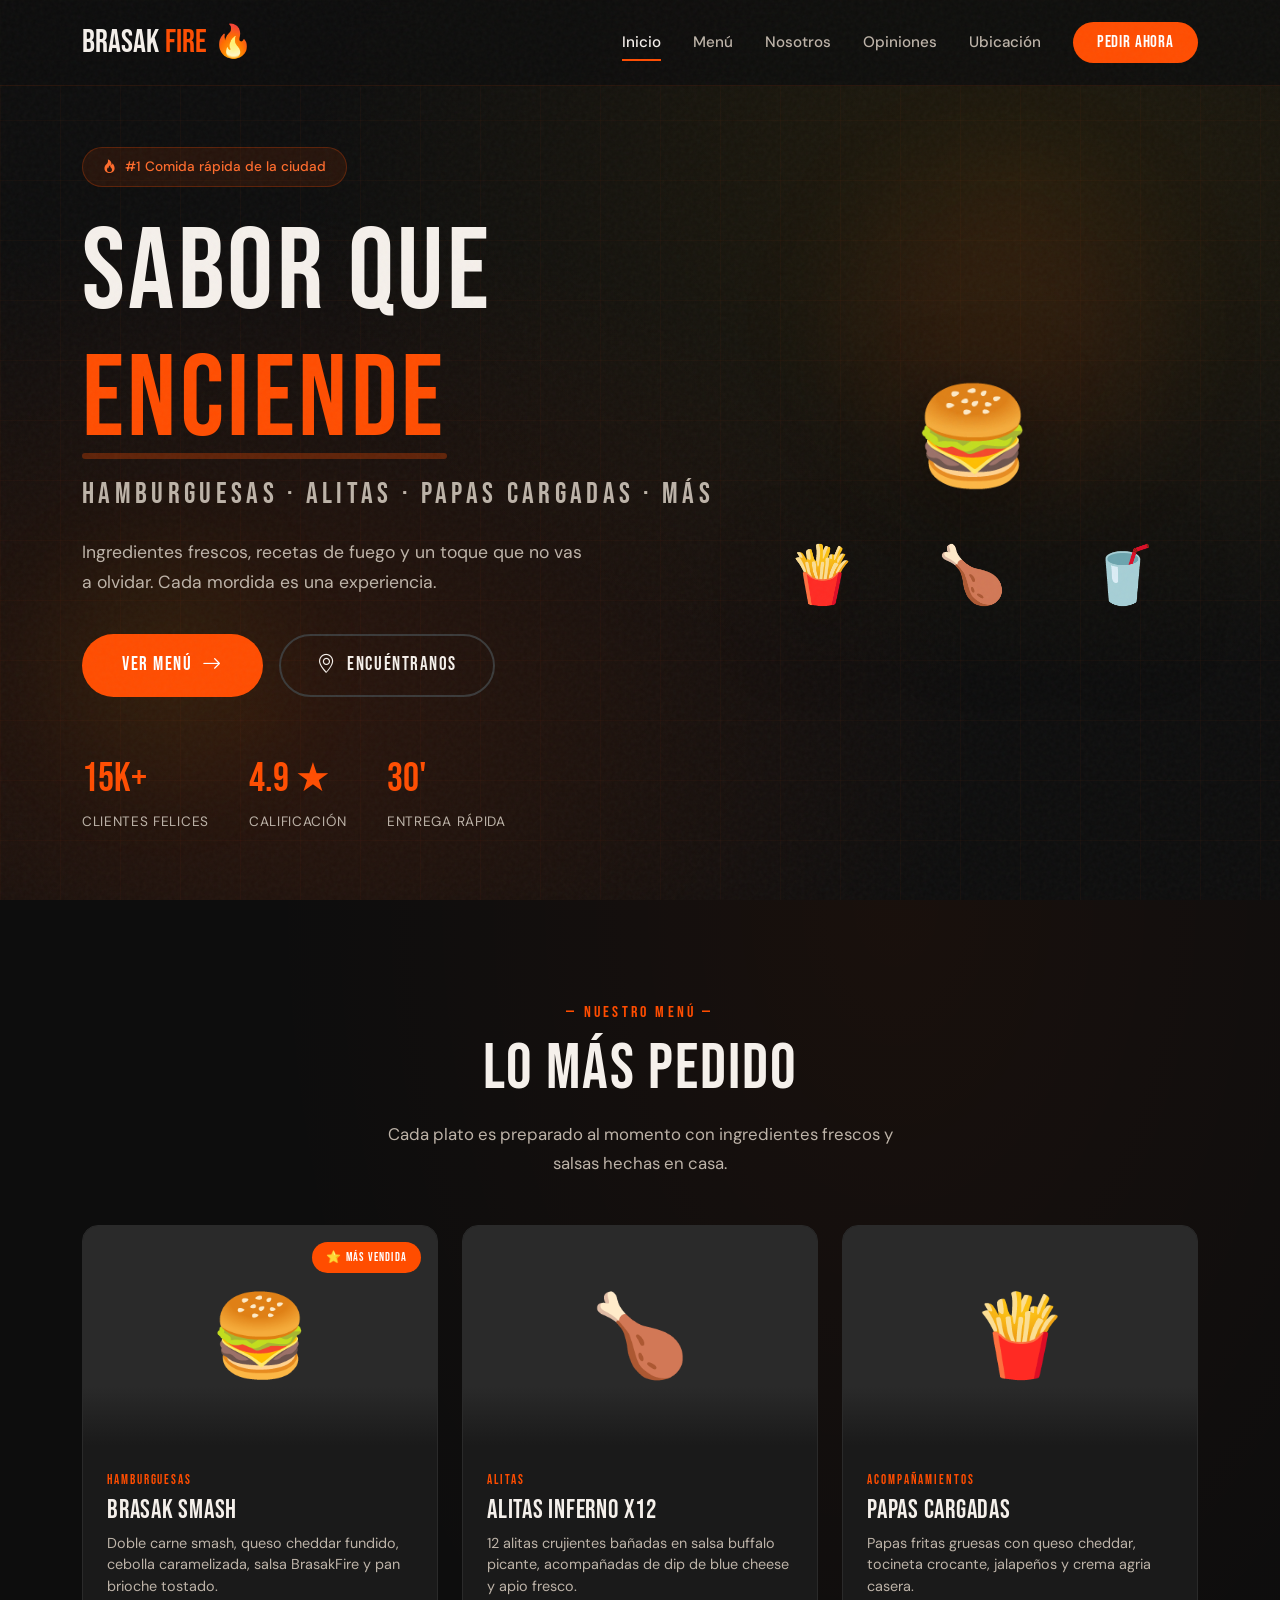
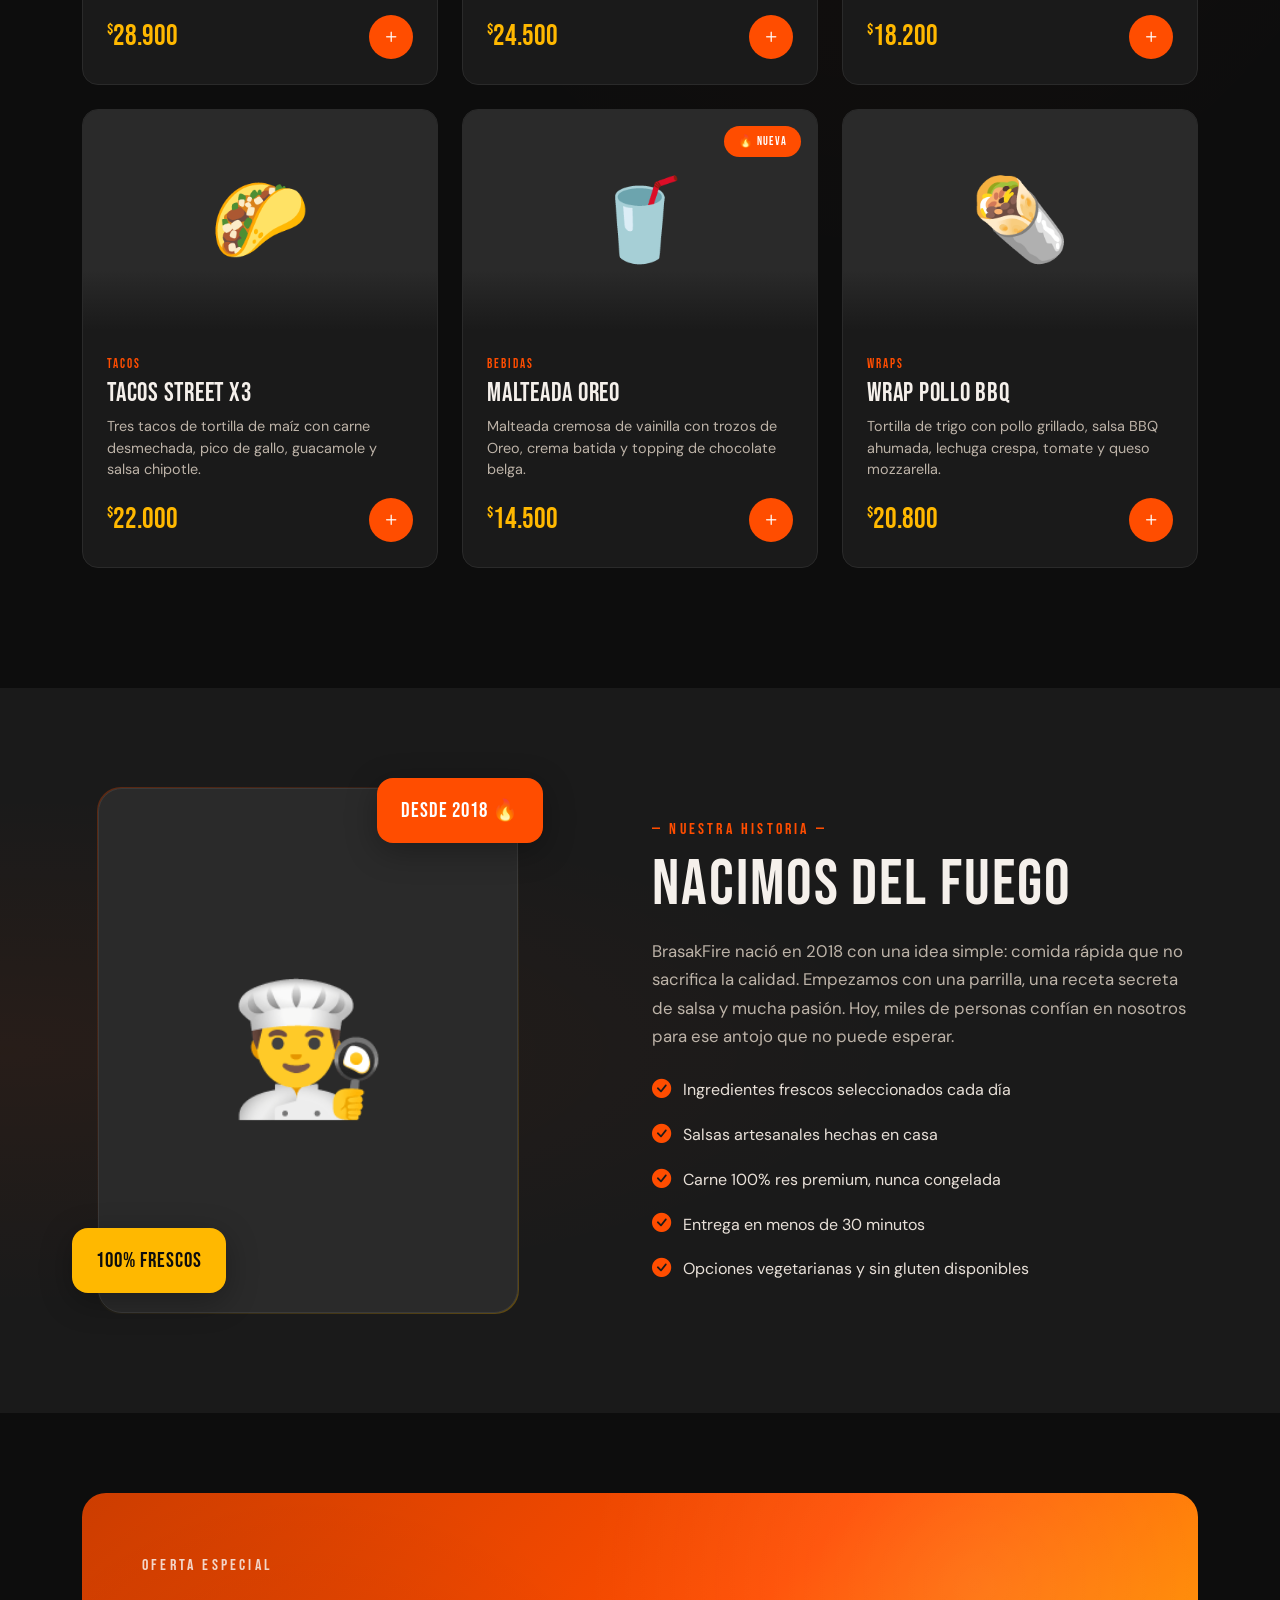
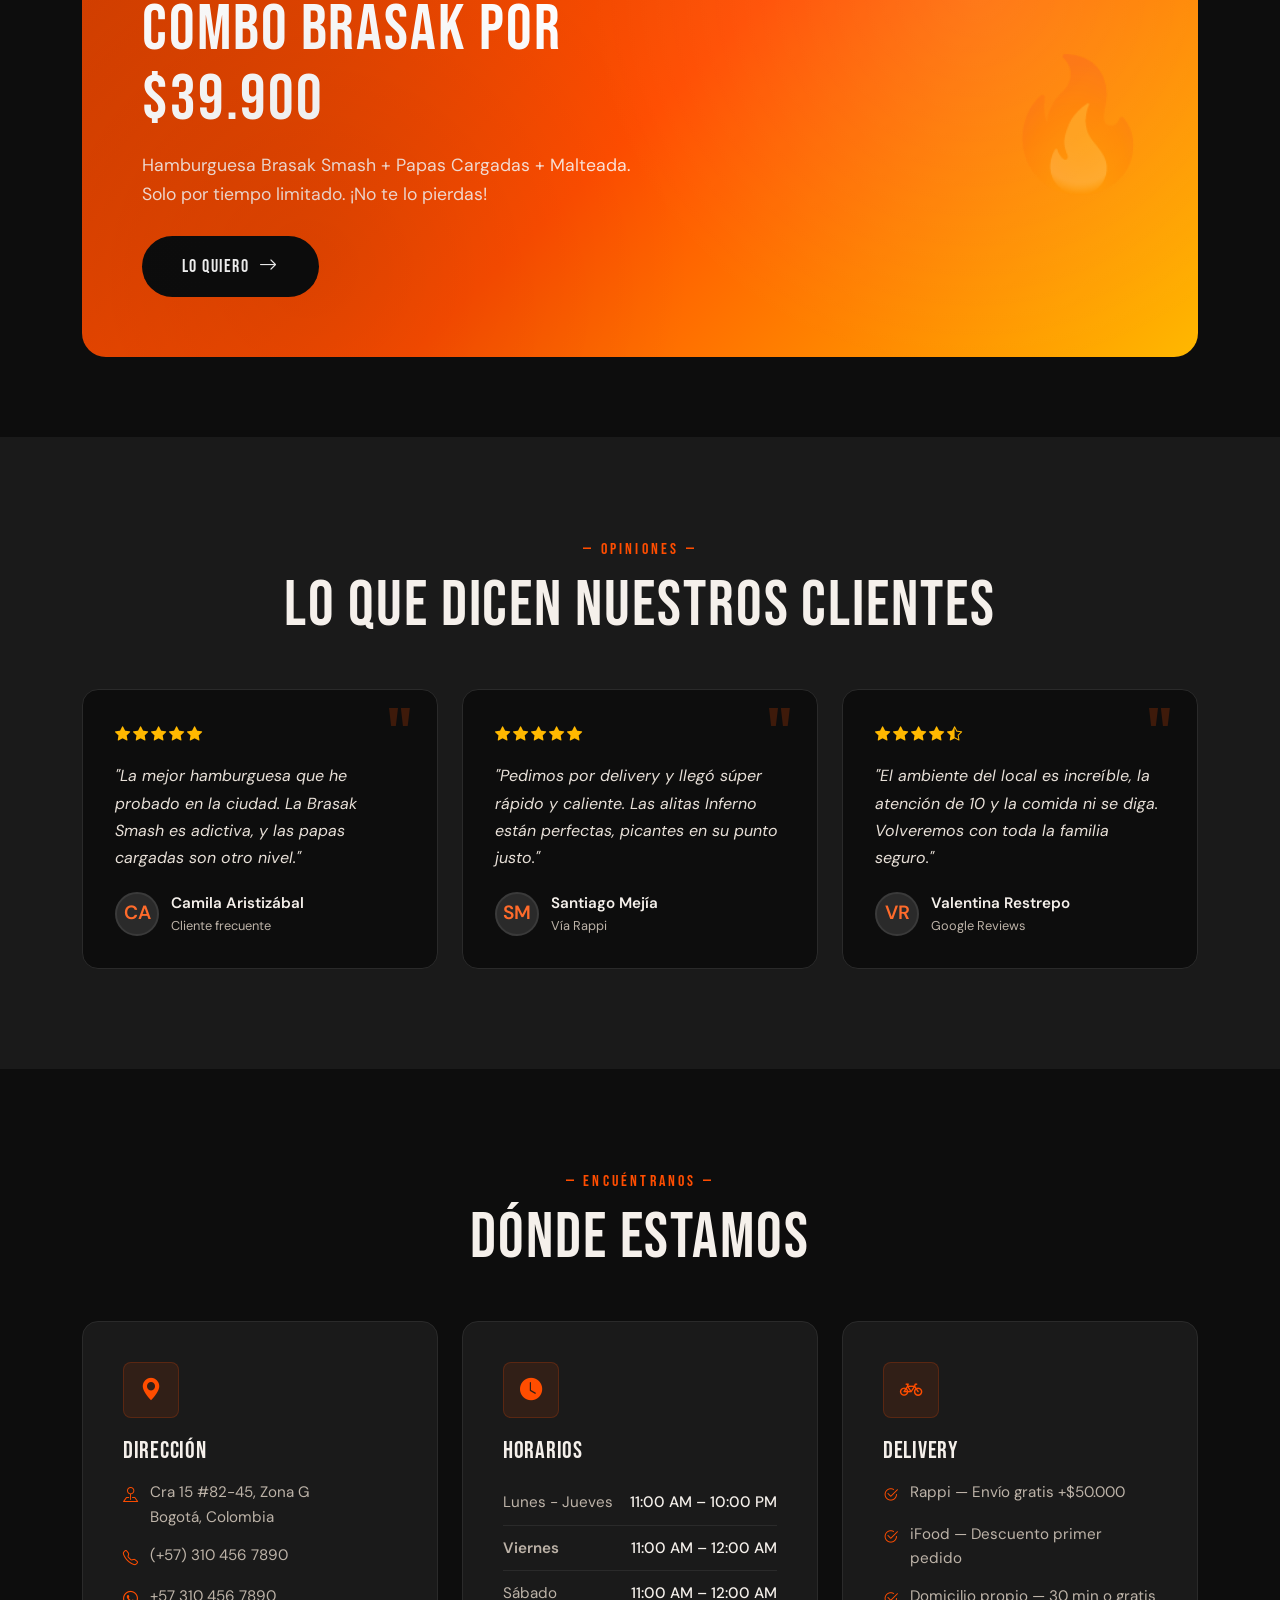
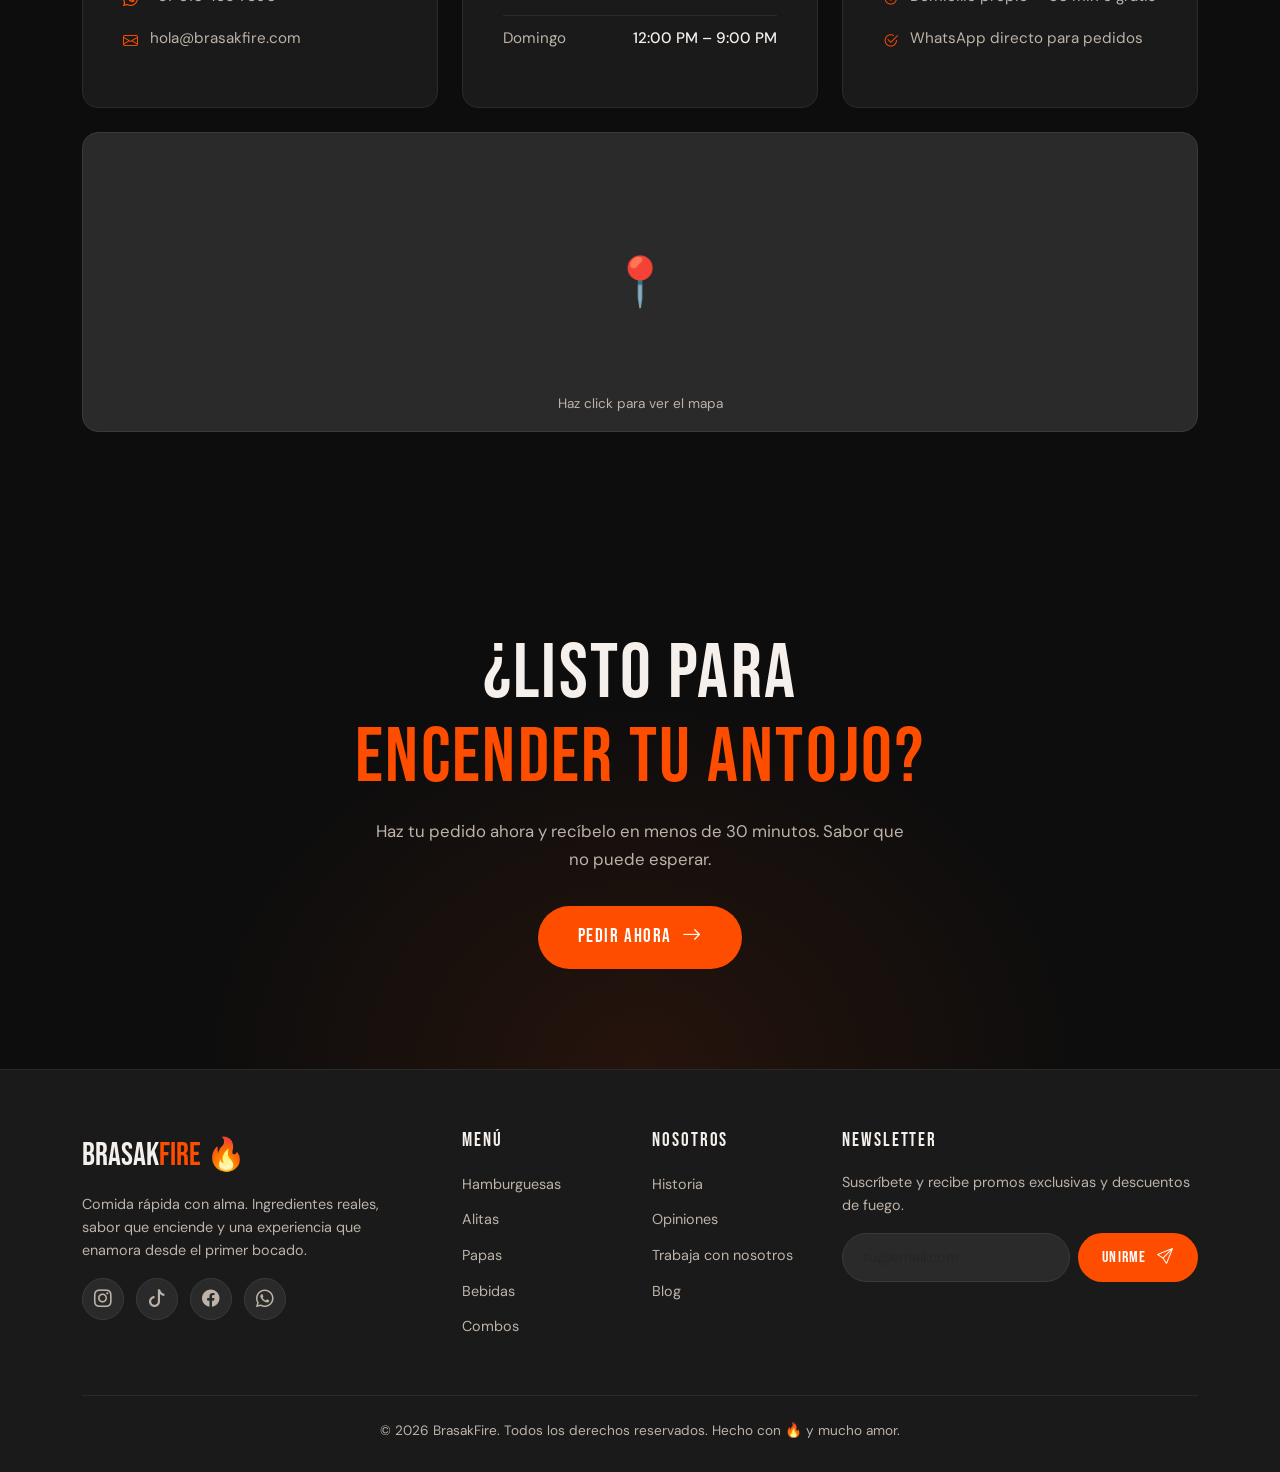
<file: mainapp/static/mainapp/projects/brasakfire.html>
<!DOCTYPE html>
<html lang="es">
<head>
    <meta charset="UTF-8">
    <meta name="viewport" content="width=device-width, initial-scale=1.0">
    <meta name="description" content="BrasakFire — Las mejores hamburguesas, alitas y papas fritas de la ciudad. Sabor que enciende tus sentidos.">
    <title>BrasakFire 🔥 — Comida Rápida con Alma</title>
    <link href="https://cdn.jsdelivr.net/npm/bootstrap@5.3.3/dist/css/bootstrap.min.css" rel="stylesheet">
    <link href="https://cdn.jsdelivr.net/npm/bootstrap-icons@1.11.3/font/bootstrap-icons.min.css" rel="stylesheet">
    <link rel="preconnect" href="https://fonts.googleapis.com">
    <link rel="preconnect" href="https://fonts.gstatic.com" crossorigin>
    <link href="https://fonts.googleapis.com/css2?family=Bebas+Neue&family=DM+Sans:ital,opsz,wght@0,9..40,300;0,9..40,400;0,9..40,500;0,9..40,600;0,9..40,700;1,9..40,400&display=swap" rel="stylesheet">
    <style>
        :root {
            --fire-500: #FF4D00;
            --fire-400: #FF6B2B;
            --fire-600: #CC3D00;
            --ember: #FFB800;
            --charcoal-900: #0D0D0D;
            --charcoal-800: #1A1A1A;
            --charcoal-700: #2A2A2A;
            --charcoal-600: #3A3A3A;
            --smoke-100: #F5F0EB;
            --smoke-200: #E8E0D8;
            --smoke-300: #BDB3A8;
            --cream: #FFF8F0;
            --font-display: 'Bebas Neue', sans-serif;
            --font-body: 'DM Sans', sans-serif;
            --radius-sm: 8px;
            --radius-md: 16px;
            --radius-lg: 24px;
            --shadow-card: 0 8px 32px rgba(0,0,0,0.3);
            --shadow-glow: 0 0 40px rgba(255,77,0,0.15);
        }
        *, *::before, *::after { margin:0; padding:0; box-sizing:border-box; }
        html { scroll-behavior:smooth; scroll-padding-top:80px; }
        body {
            font-family: var(--font-body);
            background: var(--charcoal-900);
            color: var(--smoke-100);
            overflow-x: hidden;
            line-height: 1.6;
        }
        body::after {
            content:'';position:fixed;top:0;left:0;width:100%;height:100%;
            background: url("data:image/svg+xml,%3Csvg viewBox='0 0 256 256' xmlns='http://www.w3.org/2000/svg'%3E%3Cfilter id='n'%3E%3CfeTurbulence type='fractalNoise' baseFrequency='0.85' numOctaves='4' stitchTiles='stitch'/%3E%3C/filter%3E%3Crect width='100%25' height='100%25' filter='url(%23n)' opacity='0.04'/%3E%3C/svg%3E");
            pointer-events:none;z-index:9999;
        }
        h1,h2,h3,h4,h5{font-family:var(--font-display);letter-spacing:.03em;line-height:1.1}
        a{text-decoration:none;color:inherit;transition:all .3s ease}
        img{max-width:100%;height:auto}
        ::-webkit-scrollbar{width:8px}
        ::-webkit-scrollbar-track{background:var(--charcoal-900)}
        ::-webkit-scrollbar-thumb{background:var(--fire-500);border-radius:4px}

        @keyframes fadeInUp{from{opacity:0;transform:translateY(40px)}to{opacity:1;transform:translateY(0)}}
        @keyframes fadeInRight{from{opacity:0;transform:translateX(40px)}to{opacity:1;transform:translateX(0)}}
        @keyframes pulse-glow{0%,100%{box-shadow:0 0 20px rgba(255,77,0,.3)}50%{box-shadow:0 0 40px rgba(255,77,0,.6)}}
        @keyframes float{0%,100%{transform:translateY(0)}50%{transform:translateY(-12px)}}
        @keyframes flame-flicker{0%,100%{text-shadow:0 0 10px rgba(255,77,0,.5),0 0 30px rgba(255,77,0,.2)}50%{text-shadow:0 0 20px rgba(255,77,0,.8),0 0 50px rgba(255,77,0,.4)}}

        .reveal{opacity:0;transform:translateY(40px);transition:all .8s cubic-bezier(.16,1,.3,1)}
        .reveal.active{opacity:1;transform:translateY(0)}
        .reveal-delay-1{transition-delay:.1s}.reveal-delay-2{transition-delay:.2s}.reveal-delay-3{transition-delay:.3s}.reveal-delay-4{transition-delay:.4s}

        /* NAVBAR */
        .navbar-custom{background:rgba(13,13,13,.85);backdrop-filter:blur(20px);-webkit-backdrop-filter:blur(20px);border-bottom:1px solid rgba(255,77,0,.1);padding:12px 0;transition:all .4s ease;z-index:1000}
        .navbar-custom.scrolled{background:rgba(13,13,13,.97);box-shadow:0 4px 30px rgba(0,0,0,.4)}
        .navbar-brand-text{font-family:var(--font-display);font-size:2rem;color:var(--smoke-100);display:flex;align-items:center;gap:6px}
        .navbar-brand-text .fire-accent{color:var(--fire-500);animation:flame-flicker 2s ease-in-out infinite}
        .navbar-custom .nav-link{font-family:var(--font-body);font-weight:500;color:var(--smoke-300);padding:8px 16px!important;font-size:.95rem;position:relative;transition:color .3s ease}
        .navbar-custom .nav-link::after{content:'';position:absolute;bottom:2px;left:16px;right:16px;height:2px;background:var(--fire-500);transform:scaleX(0);transition:transform .3s ease}
        .navbar-custom .nav-link:hover,.navbar-custom .nav-link.active{color:var(--smoke-100)}
        .navbar-custom .nav-link:hover::after,.navbar-custom .nav-link.active::after{transform:scaleX(1)}
        .btn-order-nav{font-family:var(--font-display);font-size:1.05rem;letter-spacing:.05em;background:var(--fire-500);color:white;border:none;padding:8px 24px;border-radius:50px;transition:all .3s ease}
        .btn-order-nav:hover{background:var(--fire-400);color:white;transform:translateY(-2px);box-shadow:0 6px 20px rgba(255,77,0,.4)}
        .navbar-toggler{border:1px solid rgba(255,77,0,.3);padding:6px 10px}
        .navbar-toggler-icon{background-image:url("data:image/svg+xml,%3csvg xmlns='http://www.w3.org/2000/svg' viewBox='0 0 30 30'%3e%3cpath stroke='%23FF4D00' stroke-linecap='round' stroke-width='2' d='M4 7h22M4 15h22M4 23h22'/%3e%3c/svg%3e")}

        /* HERO */
        .hero{min-height:100vh;display:flex;align-items:center;position:relative;overflow:hidden;padding-top:80px}
        .hero-bg{position:absolute;inset:0;background:radial-gradient(ellipse at 20% 80%,rgba(255,77,0,.12) 0%,transparent 50%),radial-gradient(ellipse at 80% 20%,rgba(255,184,0,.08) 0%,transparent 50%),radial-gradient(ellipse at 50% 50%,rgba(13,13,13,1) 0%,var(--charcoal-900) 100%);z-index:0}
        .hero-bg::before{content:'';position:absolute;inset:0;background-image:linear-gradient(rgba(255,77,0,.03) 1px,transparent 1px),linear-gradient(90deg,rgba(255,77,0,.03) 1px,transparent 1px);background-size:60px 60px}
        .hero .container{position:relative;z-index:2}
        .hero-badge{display:inline-flex;align-items:center;gap:8px;background:rgba(255,77,0,.1);border:1px solid rgba(255,77,0,.25);padding:8px 20px;border-radius:50px;font-size:.85rem;font-weight:500;color:var(--fire-400);margin-bottom:24px;animation:fadeInUp .8s ease both}
        .hero-title{font-size:clamp(3.5rem,9vw,8rem);color:var(--smoke-100);text-transform:uppercase;margin-bottom:8px;animation:fadeInUp .8s ease .15s both}
        .hero-title .highlight{color:var(--fire-500);position:relative;display:inline-block}
        .hero-title .highlight::after{content:'';position:absolute;bottom:5px;left:0;width:100%;height:6px;background:var(--fire-500);opacity:.3;border-radius:3px}
        .hero-subtitle{font-family:'Bebas Neue',sans-serif;font-size:clamp(1.2rem,2.5vw,1.8rem);color:var(--smoke-300);letter-spacing:.15em;margin-bottom:20px;animation:fadeInUp .8s ease .3s both}
        .hero-desc{font-size:1.1rem;color:var(--smoke-300);max-width:500px;margin-bottom:36px;line-height:1.7;animation:fadeInUp .8s ease .4s both}
        .hero-actions{display:flex;gap:16px;flex-wrap:wrap;animation:fadeInUp .8s ease .5s both}
        .btn-fire{font-family:var(--font-display);font-size:1.2rem;letter-spacing:.08em;background:var(--fire-500);color:white;border:none;padding:16px 40px;border-radius:50px;display:inline-flex;align-items:center;gap:10px;transition:all .3s ease;position:relative;overflow:hidden}
        .btn-fire::before{content:'';position:absolute;top:0;left:-100%;width:100%;height:100%;background:linear-gradient(90deg,transparent,rgba(255,255,255,.15),transparent);transition:left .5s ease}
        .btn-fire:hover{background:var(--fire-400);color:white;transform:translateY(-3px);box-shadow:0 8px 30px rgba(255,77,0,.4)}
        .btn-fire:hover::before{left:100%}
        .btn-ghost{font-family:var(--font-display);font-size:1.2rem;letter-spacing:.08em;background:transparent;color:var(--smoke-100);border:2px solid var(--charcoal-600);padding:14px 36px;border-radius:50px;display:inline-flex;align-items:center;gap:10px;transition:all .3s ease}
        .btn-ghost:hover{border-color:var(--fire-500);color:var(--fire-400);transform:translateY(-3px)}
        .hero-visual{position:relative;animation:fadeInRight 1s ease .4s both}
        .hero-emoji-float{font-size:6rem;display:block;text-align:center;animation:float 3s ease-in-out infinite;filter:drop-shadow(0 20px 40px rgba(0,0,0,.5))}
        .hero-emoji-float.delay-1{animation-delay:.5s}.hero-emoji-float.delay-2{animation-delay:1s}
        .hero-stats{display:flex;gap:40px;margin-top:50px;animation:fadeInUp .8s ease .6s both}
        .hero-stat-number{font-family:var(--font-display);font-size:2.5rem;color:var(--fire-500)}
        .hero-stat-label{font-size:.85rem;color:var(--smoke-300);text-transform:uppercase;letter-spacing:.05em}
        .hero-deco{position:absolute;border-radius:50%;filter:blur(60px);z-index:0}
        .hero-deco-1{width:300px;height:300px;background:rgba(255,77,0,.08);top:20%;right:10%}
        .hero-deco-2{width:200px;height:200px;background:rgba(255,184,0,.06);bottom:15%;left:5%}

        /* SECTION TITLES */
        .section-tag{font-family:var(--font-display);font-size:1rem;letter-spacing:.2em;color:var(--fire-500);text-transform:uppercase;margin-bottom:8px}
        .section-title{font-size:clamp(2.5rem,5vw,4rem);text-transform:uppercase;margin-bottom:16px}
        .section-desc{font-size:1.05rem;color:var(--smoke-300);max-width:550px;line-height:1.7}
        .section-desc.centered{margin-left:auto;margin-right:auto}

        /* MENU */
        .menu-section{padding:100px 0 120px;position:relative}
        .menu-section::before{content:'';position:absolute;top:0;left:0;width:100%;height:100%;background:radial-gradient(ellipse at 70% 0%,rgba(255,77,0,.05) 0%,transparent 50%)}
        .menu-card{background:var(--charcoal-800);border:1px solid var(--charcoal-700);border-radius:var(--radius-md);padding:0;overflow:hidden;transition:all .4s cubic-bezier(.16,1,.3,1);position:relative;height:100%}
        .menu-card:hover{transform:translateY(-8px);border-color:rgba(255,77,0,.3);box-shadow:var(--shadow-glow)}
        .menu-card-img{height:220px;display:flex;align-items:center;justify-content:center;background:var(--charcoal-700);font-size:5rem;position:relative;overflow:hidden}
        .menu-card-img::after{content:'';position:absolute;bottom:0;left:0;width:100%;height:60px;background:linear-gradient(transparent,var(--charcoal-800))}
        .menu-card-body{padding:24px}
        .menu-card-category{font-family:var(--font-display);font-size:.8rem;letter-spacing:.15em;color:var(--fire-500);text-transform:uppercase;margin-bottom:6px}
        .menu-card-name{font-family:var(--font-display);font-size:1.6rem;margin-bottom:8px;color:var(--smoke-100)}
        .menu-card-desc{font-size:.9rem;color:var(--smoke-300);margin-bottom:16px;line-height:1.5}
        .menu-card-footer{display:flex;align-items:center;justify-content:space-between}
        .menu-price{font-family:var(--font-display);font-size:1.8rem;color:var(--ember)}
        .menu-price .currency{font-size:1rem;vertical-align:super}
        .btn-add{width:44px;height:44px;border-radius:50%;background:var(--fire-500);color:white;border:none;display:flex;align-items:center;justify-content:center;font-size:1.3rem;transition:all .3s ease;cursor:pointer}
        .btn-add:hover{background:var(--fire-400);transform:scale(1.1) rotate(90deg);box-shadow:0 4px 15px rgba(255,77,0,.4)}
        .menu-badge-popular{position:absolute;top:16px;right:16px;background:var(--fire-500);color:white;font-family:var(--font-display);font-size:.75rem;letter-spacing:.1em;padding:6px 14px;border-radius:50px;z-index:2}

        /* ABOUT */
        .about-section{padding:100px 0;background:var(--charcoal-800);position:relative;overflow:hidden}
        .about-section::before{content:'';position:absolute;inset:0;background:radial-gradient(ellipse at 0% 50%,rgba(255,77,0,.06) 0%,transparent 50%)}
        .about-visual{position:relative;display:flex;align-items:center;justify-content:center}
        .about-visual-box{width:100%;max-width:420px;aspect-ratio:4/5;background:var(--charcoal-700);border-radius:var(--radius-lg);display:flex;align-items:center;justify-content:center;font-size:8rem;position:relative;border:1px solid var(--charcoal-600)}
        .about-visual-box::after{content:'';position:absolute;inset:-2px;border-radius:var(--radius-lg);background:linear-gradient(135deg,var(--fire-500),transparent,var(--ember));z-index:-1;opacity:.3}
        .about-floating-badge{position:absolute;background:var(--fire-500);color:white;padding:16px 24px;border-radius:var(--radius-md);font-family:var(--font-display);font-size:1.3rem;letter-spacing:.05em;box-shadow:var(--shadow-card);z-index:3}
        .about-floating-badge.top-right{top:-10px;right:-10px;animation:float 4s ease-in-out infinite}
        .about-floating-badge.bottom-left{bottom:20px;left:-10px;background:var(--ember);color:var(--charcoal-900);animation:float 4s ease-in-out 1s infinite}
        .about-features{list-style:none;padding:0;margin:24px 0 0;display:flex;flex-direction:column;gap:14px}
        .about-features li{display:flex;align-items:center;gap:12px;font-size:1rem;color:var(--smoke-200)}
        .about-features li .bi{color:var(--fire-500);font-size:1.2rem;flex-shrink:0}

        /* PROMO BANNER */
        .promo-banner{padding:80px 0;position:relative;overflow:hidden}
        .promo-inner{background:linear-gradient(135deg,var(--fire-600),var(--fire-500),var(--ember));border-radius:var(--radius-lg);padding:60px;position:relative;overflow:hidden}
        .promo-inner::before{content:'';position:absolute;inset:0;background:radial-gradient(circle at 80% 20%,rgba(255,255,255,.1) 0%,transparent 40%),radial-gradient(circle at 20% 80%,rgba(0,0,0,.1) 0%,transparent 40%)}
        .promo-inner::after{content:'🔥';position:absolute;right:40px;top:50%;transform:translateY(-50%);font-size:8rem;opacity:.2}
        .promo-tag{font-family:var(--font-display);font-size:1rem;letter-spacing:.2em;color:rgba(255,255,255,.8)}
        .promo-title{font-size:clamp(2.5rem,5vw,4rem);color:white;text-transform:uppercase;margin:8px 0 16px}
        .promo-desc{font-size:1.1rem;color:rgba(255,255,255,.85);max-width:500px;margin-bottom:28px}
        .btn-promo{font-family:var(--font-display);font-size:1.15rem;letter-spacing:.08em;background:var(--charcoal-900);color:white;border:none;padding:16px 40px;border-radius:50px;display:inline-flex;align-items:center;gap:10px;transition:all .3s ease}
        .btn-promo:hover{background:var(--charcoal-800);color:white;transform:translateY(-3px);box-shadow:0 8px 30px rgba(0,0,0,.3)}

        /* TESTIMONIALS */
        .testimonials-section{padding:100px 0;background:var(--charcoal-800);position:relative}
        .testimonial-card{background:var(--charcoal-900);border:1px solid var(--charcoal-700);border-radius:var(--radius-md);padding:32px;height:100%;transition:all .4s ease;position:relative}
        .testimonial-card::before{content:'"';font-family:var(--font-display);font-size:5rem;color:var(--fire-500);opacity:.2;position:absolute;top:10px;right:24px;line-height:1}
        .testimonial-card:hover{border-color:rgba(255,77,0,.2);transform:translateY(-4px)}
        .testimonial-stars{color:var(--ember);font-size:.95rem;margin-bottom:16px;display:flex;gap:3px}
        .testimonial-text{font-size:1rem;color:var(--smoke-200);line-height:1.7;margin-bottom:20px;font-style:italic}
        .testimonial-author{display:flex;align-items:center;gap:12px}
        .testimonial-avatar{width:44px;height:44px;border-radius:50%;background:var(--charcoal-700);display:flex;align-items:center;justify-content:center;font-size:1.2rem;font-weight:600;color:var(--fire-400);border:2px solid var(--charcoal-600)}
        .testimonial-name{font-weight:600;font-size:.95rem;color:var(--smoke-100)}
        .testimonial-role{font-size:.8rem;color:var(--smoke-300)}

        /* LOCATION */
        .location-section{padding:100px 0;position:relative}
        .location-card{background:var(--charcoal-800);border:1px solid var(--charcoal-700);border-radius:var(--radius-md);padding:40px;height:100%}
        .location-icon{width:56px;height:56px;background:rgba(255,77,0,.1);border:1px solid rgba(255,77,0,.2);border-radius:var(--radius-sm);display:flex;align-items:center;justify-content:center;font-size:1.4rem;color:var(--fire-500);margin-bottom:20px}
        .location-card h4{font-size:1.5rem;margin-bottom:16px}
        .location-detail{display:flex;align-items:flex-start;gap:12px;margin-bottom:14px;color:var(--smoke-300);font-size:.95rem}
        .location-detail .bi{color:var(--fire-500);flex-shrink:0;margin-top:3px}
        .hours-table{width:100%}
        .hours-table tr{border-bottom:1px solid var(--charcoal-700)}
        .hours-table tr:last-child{border-bottom:none}
        .hours-table td{padding:10px 0;color:var(--smoke-300);font-size:.95rem}
        .hours-table td:last-child{text-align:right;color:var(--smoke-100);font-weight:500}
        .hours-table .today{color:var(--fire-400);font-weight:600}
        .map-placeholder{width:100%;height:300px;background:var(--charcoal-700);border-radius:var(--radius-md);display:flex;align-items:center;justify-content:center;font-size:3rem;margin-top:24px;border:1px solid var(--charcoal-600);position:relative;overflow:hidden}
        .map-placeholder::after{content:'Haz click para ver el mapa';position:absolute;bottom:16px;font-size:.85rem;font-family:var(--font-body);color:var(--smoke-300)}

        /* CTA */
        .cta-section{padding:100px 0;text-align:center;position:relative;overflow:hidden}
        .cta-section::before{content:'';position:absolute;inset:0;background:radial-gradient(ellipse at 50% 100%,rgba(255,77,0,.1) 0%,transparent 50%)}
        .cta-title{font-size:clamp(3rem,6vw,5rem);text-transform:uppercase;margin-bottom:16px}
        .cta-title .highlight{color:var(--fire-500)}

        /* FOOTER */
        footer{background:var(--charcoal-800);border-top:1px solid var(--charcoal-700);padding:60px 0 30px}
        .footer-brand{font-family:var(--font-display);font-size:2rem;color:var(--smoke-100);margin-bottom:12px}
        .footer-brand .fire-accent{color:var(--fire-500)}
        .footer-desc{color:var(--smoke-300);font-size:.9rem;max-width:300px;line-height:1.6}
        .footer-title{font-family:var(--font-display);font-size:1.2rem;letter-spacing:.1em;color:var(--smoke-100);margin-bottom:20px}
        .footer-links{list-style:none;padding:0}
        .footer-links li{margin-bottom:10px}
        .footer-links a{color:var(--smoke-300);font-size:.9rem;transition:all .3s ease}
        .footer-links a:hover{color:var(--fire-400);padding-left:4px}
        .social-links{display:flex;gap:12px}
        .social-link{width:42px;height:42px;border-radius:50%;background:var(--charcoal-700);border:1px solid var(--charcoal-600);display:flex;align-items:center;justify-content:center;color:var(--smoke-300);font-size:1.1rem;transition:all .3s ease}
        .social-link:hover{background:var(--fire-500);border-color:var(--fire-500);color:white;transform:translateY(-3px)}
        .footer-bottom{border-top:1px solid var(--charcoal-700);margin-top:40px;padding-top:24px;text-align:center;color:var(--smoke-300);font-size:.85rem}

        /* RESPONSIVE */
        @media(max-width:991px){
            .hero-stats{gap:24px}.hero-visual{margin-top:40px;text-align:center}.hero-emoji-float{font-size:4.5rem}
            .about-visual{margin-bottom:40px}.about-visual-box{max-width:320px;aspect-ratio:1;font-size:6rem}
            .about-floating-badge{font-size:1.1rem;padding:12px 18px}.promo-inner{padding:40px 28px}
            .promo-inner::after{font-size:5rem;right:10px;opacity:.1}
        }
        @media(max-width:767px){
            .hero-stats{flex-wrap:wrap;gap:20px}.hero-stat-number{font-size:2rem}
            .menu-card-img{height:180px}.promo-inner::after{display:none}
        }
        @media(max-width:575px){
            .hero-actions{flex-direction:column}
            .btn-fire,.btn-ghost,.btn-promo{justify-content:center;width:100%}
        }
    </style>
</head>
<body>

    <!-- NAVBAR -->
    <nav class="navbar navbar-expand-lg navbar-dark navbar-custom fixed-top" id="mainNav">
        <div class="container">
            <a class="navbar-brand navbar-brand-text" href="#">BRASAK<span class="fire-accent">FIRE</span> 🔥</a>
            <button class="navbar-toggler" type="button" data-bs-toggle="collapse" data-bs-target="#navMenu" aria-controls="navMenu" aria-expanded="false" aria-label="Menú de navegación">
                <span class="navbar-toggler-icon"></span>
            </button>
            <div class="collapse navbar-collapse" id="navMenu">
                <ul class="navbar-nav ms-auto me-3 align-items-lg-center">
                    <li class="nav-item"><a class="nav-link active" href="#inicio">Inicio</a></li>
                    <li class="nav-item"><a class="nav-link" href="#menu">Menú</a></li>
                    <li class="nav-item"><a class="nav-link" href="#nosotros">Nosotros</a></li>
                    <li class="nav-item"><a class="nav-link" href="#opiniones">Opiniones</a></li>
                    <li class="nav-item"><a class="nav-link" href="#ubicacion">Ubicación</a></li>
                </ul>
                <a href="#menu" class="btn btn-order-nav">PEDIR AHORA</a>
            </div>
        </div>
    </nav>

    <!-- HERO -->
    <section class="hero" id="inicio">
        <div class="hero-bg"></div>
        <div class="hero-deco hero-deco-1"></div>
        <div class="hero-deco hero-deco-2"></div>
        <div class="container">
            <div class="row align-items-center">
                <div class="col-lg-7">
                    <div class="hero-badge"><i class="bi bi-fire"></i> #1 Comida rápida de la ciudad</div>
                    <h1 class="hero-title">SABOR QUE<br><span class="highlight">ENCIENDE</span></h1>
                    <p class="hero-subtitle">Hamburguesas · Alitas · Papas Cargadas · Más</p>
                    <p class="hero-desc">Ingredientes frescos, recetas de fuego y un toque que no vas a olvidar. Cada mordida es una experiencia.</p>
                    <div class="hero-actions">
                        <a href="#menu" class="btn-fire">VER MENÚ <i class="bi bi-arrow-right"></i></a>
                        <a href="#ubicacion" class="btn-ghost"><i class="bi bi-geo-alt"></i> ENCUÉNTRANOS</a>
                    </div>
                    <div class="hero-stats">
                        <div><div class="hero-stat-number">15K+</div><div class="hero-stat-label">Clientes felices</div></div>
                        <div><div class="hero-stat-number">4.9 ★</div><div class="hero-stat-label">Calificación</div></div>
                        <div><div class="hero-stat-number">30'</div><div class="hero-stat-label">Entrega rápida</div></div>
                    </div>
                </div>
                <div class="col-lg-5 d-none d-lg-block">
                    <div class="hero-visual">
                        <span class="hero-emoji-float">🍔</span>
                        <div class="d-flex justify-content-around mt-3">
                            <span class="hero-emoji-float delay-1" style="font-size:3.5rem;">🍟</span>
                            <span class="hero-emoji-float delay-2" style="font-size:3.5rem;">🍗</span>
                            <span class="hero-emoji-float delay-1" style="font-size:3.5rem;">🥤</span>
                        </div>
                    </div>
                </div>
            </div>
        </div>
    </section>

    <!-- MENU -->
    <section class="menu-section" id="menu">
        <div class="container">
            <div class="text-center mb-5">
                <p class="section-tag reveal">— NUESTRO MENÚ —</p>
                <h2 class="section-title reveal reveal-delay-1">LO MÁS PEDIDO</h2>
                <p class="section-desc centered reveal reveal-delay-2">Cada plato es preparado al momento con ingredientes frescos y salsas hechas en casa.</p>
            </div>
            <div class="row g-4">
                <div class="col-lg-4 col-md-6 reveal reveal-delay-1">
                    <div class="menu-card">
                        <span class="menu-badge-popular">⭐ MÁS VENDIDA</span>
                        <div class="menu-card-img">🍔</div>
                        <div class="menu-card-body">
                            <p class="menu-card-category">Hamburguesas</p>
                            <h3 class="menu-card-name">BRASAK SMASH</h3>
                            <p class="menu-card-desc">Doble carne smash, queso cheddar fundido, cebolla caramelizada, salsa BrasakFire y pan brioche tostado.</p>
                            <div class="menu-card-footer">
                                <span class="menu-price"><span class="currency">$</span>28.900</span>
                                <button class="btn-add" aria-label="Agregar al pedido"><i class="bi bi-plus"></i></button>
                            </div>
                        </div>
                    </div>
                </div>
                <div class="col-lg-4 col-md-6 reveal reveal-delay-2">
                    <div class="menu-card">
                        <div class="menu-card-img">🍗</div>
                        <div class="menu-card-body">
                            <p class="menu-card-category">Alitas</p>
                            <h3 class="menu-card-name">ALITAS INFERNO x12</h3>
                            <p class="menu-card-desc">12 alitas crujientes bañadas en salsa buffalo picante, acompañadas de dip de blue cheese y apio fresco.</p>
                            <div class="menu-card-footer">
                                <span class="menu-price"><span class="currency">$</span>24.500</span>
                                <button class="btn-add" aria-label="Agregar al pedido"><i class="bi bi-plus"></i></button>
                            </div>
                        </div>
                    </div>
                </div>
                <div class="col-lg-4 col-md-6 reveal reveal-delay-3">
                    <div class="menu-card">
                        <div class="menu-card-img">🍟</div>
                        <div class="menu-card-body">
                            <p class="menu-card-category">Acompañamientos</p>
                            <h3 class="menu-card-name">PAPAS CARGADAS</h3>
                            <p class="menu-card-desc">Papas fritas gruesas con queso cheddar, tocineta crocante, jalapeños y crema agria casera.</p>
                            <div class="menu-card-footer">
                                <span class="menu-price"><span class="currency">$</span>18.200</span>
                                <button class="btn-add" aria-label="Agregar al pedido"><i class="bi bi-plus"></i></button>
                            </div>
                        </div>
                    </div>
                </div>
                <div class="col-lg-4 col-md-6 reveal reveal-delay-1">
                    <div class="menu-card">
                        <div class="menu-card-img">🌮</div>
                        <div class="menu-card-body">
                            <p class="menu-card-category">Tacos</p>
                            <h3 class="menu-card-name">TACOS STREET x3</h3>
                            <p class="menu-card-desc">Tres tacos de tortilla de maíz con carne desmechada, pico de gallo, guacamole y salsa chipotle.</p>
                            <div class="menu-card-footer">
                                <span class="menu-price"><span class="currency">$</span>22.000</span>
                                <button class="btn-add" aria-label="Agregar al pedido"><i class="bi bi-plus"></i></button>
                            </div>
                        </div>
                    </div>
                </div>
                <div class="col-lg-4 col-md-6 reveal reveal-delay-2">
                    <div class="menu-card">
                        <span class="menu-badge-popular">🔥 NUEVA</span>
                        <div class="menu-card-img">🥤</div>
                        <div class="menu-card-body">
                            <p class="menu-card-category">Bebidas</p>
                            <h3 class="menu-card-name">MALTEADA OREO</h3>
                            <p class="menu-card-desc">Malteada cremosa de vainilla con trozos de Oreo, crema batida y topping de chocolate belga.</p>
                            <div class="menu-card-footer">
                                <span class="menu-price"><span class="currency">$</span>14.500</span>
                                <button class="btn-add" aria-label="Agregar al pedido"><i class="bi bi-plus"></i></button>
                            </div>
                        </div>
                    </div>
                </div>
                <div class="col-lg-4 col-md-6 reveal reveal-delay-3">
                    <div class="menu-card">
                        <div class="menu-card-img">🌯</div>
                        <div class="menu-card-body">
                            <p class="menu-card-category">Wraps</p>
                            <h3 class="menu-card-name">WRAP POLLO BBQ</h3>
                            <p class="menu-card-desc">Tortilla de trigo con pollo grillado, salsa BBQ ahumada, lechuga crespa, tomate y queso mozzarella.</p>
                            <div class="menu-card-footer">
                                <span class="menu-price"><span class="currency">$</span>20.800</span>
                                <button class="btn-add" aria-label="Agregar al pedido"><i class="bi bi-plus"></i></button>
                            </div>
                        </div>
                    </div>
                </div>
            </div>
        </div>
    </section>

    <!-- ABOUT -->
    <section class="about-section" id="nosotros">
        <div class="container">
            <div class="row align-items-center">
                <div class="col-lg-5 reveal">
                    <div class="about-visual">
                        <div class="about-visual-box">👨‍🍳</div>
                        <div class="about-floating-badge top-right">DESDE 2018 🔥</div>
                        <div class="about-floating-badge bottom-left">100% FRESCOS</div>
                    </div>
                </div>
                <div class="col-lg-6 offset-lg-1 reveal reveal-delay-2">
                    <p class="section-tag">— NUESTRA HISTORIA —</p>
                    <h2 class="section-title">NACIMOS DEL FUEGO</h2>
                    <p class="section-desc">BrasakFire nació en 2018 con una idea simple: comida rápida que no sacrifica la calidad. Empezamos con una parrilla, una receta secreta de salsa y mucha pasión. Hoy, miles de personas confían en nosotros para ese antojo que no puede esperar.</p>
                    <ul class="about-features">
                        <li><i class="bi bi-check-circle-fill"></i> Ingredientes frescos seleccionados cada día</li>
                        <li><i class="bi bi-check-circle-fill"></i> Salsas artesanales hechas en casa</li>
                        <li><i class="bi bi-check-circle-fill"></i> Carne 100% res premium, nunca congelada</li>
                        <li><i class="bi bi-check-circle-fill"></i> Entrega en menos de 30 minutos</li>
                        <li><i class="bi bi-check-circle-fill"></i> Opciones vegetarianas y sin gluten disponibles</li>
                    </ul>
                </div>
            </div>
        </div>
    </section>

    <!-- PROMO BANNER -->
    <section class="promo-banner">
        <div class="container">
            <div class="promo-inner reveal">
                <p class="promo-tag">OFERTA ESPECIAL</p>
                <h2 class="promo-title">COMBO BRASAK POR<br>$39.900</h2>
                <p class="promo-desc">Hamburguesa Brasak Smash + Papas Cargadas + Malteada. Solo por tiempo limitado. ¡No te lo pierdas!</p>
                <a href="#menu" class="btn-promo">LO QUIERO <i class="bi bi-arrow-right"></i></a>
            </div>
        </div>
    </section>

    <!-- TESTIMONIALS -->
    <section class="testimonials-section" id="opiniones">
        <div class="container">
            <div class="text-center mb-5">
                <p class="section-tag reveal">— OPINIONES —</p>
                <h2 class="section-title reveal reveal-delay-1">LO QUE DICEN NUESTROS CLIENTES</h2>
            </div>
            <div class="row g-4">
                <div class="col-lg-4 col-md-6 reveal reveal-delay-1">
                    <div class="testimonial-card">
                        <div class="testimonial-stars"><i class="bi bi-star-fill"></i><i class="bi bi-star-fill"></i><i class="bi bi-star-fill"></i><i class="bi bi-star-fill"></i><i class="bi bi-star-fill"></i></div>
                        <p class="testimonial-text">"La mejor hamburguesa que he probado en la ciudad. La Brasak Smash es adictiva, y las papas cargadas son otro nivel."</p>
                        <div class="testimonial-author">
                            <div class="testimonial-avatar">CA</div>
                            <div><div class="testimonial-name">Camila Aristizábal</div><div class="testimonial-role">Cliente frecuente</div></div>
                        </div>
                    </div>
                </div>
                <div class="col-lg-4 col-md-6 reveal reveal-delay-2">
                    <div class="testimonial-card">
                        <div class="testimonial-stars"><i class="bi bi-star-fill"></i><i class="bi bi-star-fill"></i><i class="bi bi-star-fill"></i><i class="bi bi-star-fill"></i><i class="bi bi-star-fill"></i></div>
                        <p class="testimonial-text">"Pedimos por delivery y llegó súper rápido y caliente. Las alitas Inferno están perfectas, picantes en su punto justo."</p>
                        <div class="testimonial-author">
                            <div class="testimonial-avatar">SM</div>
                            <div><div class="testimonial-name">Santiago Mejía</div><div class="testimonial-role">Vía Rappi</div></div>
                        </div>
                    </div>
                </div>
                <div class="col-lg-4 col-md-6 reveal reveal-delay-3">
                    <div class="testimonial-card">
                        <div class="testimonial-stars"><i class="bi bi-star-fill"></i><i class="bi bi-star-fill"></i><i class="bi bi-star-fill"></i><i class="bi bi-star-fill"></i><i class="bi bi-star-half"></i></div>
                        <p class="testimonial-text">"El ambiente del local es increíble, la atención de 10 y la comida ni se diga. Volveremos con toda la familia seguro."</p>
                        <div class="testimonial-author">
                            <div class="testimonial-avatar">VR</div>
                            <div><div class="testimonial-name">Valentina Restrepo</div><div class="testimonial-role">Google Reviews</div></div>
                        </div>
                    </div>
                </div>
            </div>
        </div>
    </section>

    <!-- LOCATION -->
    <section class="location-section" id="ubicacion">
        <div class="container">
            <div class="text-center mb-5">
                <p class="section-tag reveal">— ENCUÉNTRANOS —</p>
                <h2 class="section-title reveal reveal-delay-1">DÓNDE ESTAMOS</h2>
            </div>
            <div class="row g-4">
                <div class="col-lg-4 reveal reveal-delay-1">
                    <div class="location-card">
                        <div class="location-icon"><i class="bi bi-geo-alt-fill"></i></div>
                        <h4>DIRECCIÓN</h4>
                        <div class="location-detail"><i class="bi bi-pin-map"></i><span>Cra 15 #82-45, Zona G<br>Bogotá, Colombia</span></div>
                        <div class="location-detail"><i class="bi bi-telephone"></i><span>(+57) 310 456 7890</span></div>
                        <div class="location-detail"><i class="bi bi-whatsapp"></i><span>+57 310 456 7890</span></div>
                        <div class="location-detail"><i class="bi bi-envelope"></i><span>hola@brasakfire.com</span></div>
                    </div>
                </div>
                <div class="col-lg-4 reveal reveal-delay-2">
                    <div class="location-card">
                        <div class="location-icon"><i class="bi bi-clock-fill"></i></div>
                        <h4>HORARIOS</h4>
                        <table class="hours-table">
                            <tr><td>Lunes - Jueves</td><td>11:00 AM – 10:00 PM</td></tr>
                            <tr class="today"><td>Viernes</td><td>11:00 AM – 12:00 AM</td></tr>
                            <tr><td>Sábado</td><td>11:00 AM – 12:00 AM</td></tr>
                            <tr><td>Domingo</td><td>12:00 PM – 9:00 PM</td></tr>
                        </table>
                    </div>
                </div>
                <div class="col-lg-4 reveal reveal-delay-3">
                    <div class="location-card">
                        <div class="location-icon"><i class="bi bi-bicycle"></i></div>
                        <h4>DELIVERY</h4>
                        <div class="location-detail"><i class="bi bi-check2-circle"></i><span>Rappi — Envío gratis +$50.000</span></div>
                        <div class="location-detail"><i class="bi bi-check2-circle"></i><span>iFood — Descuento primer pedido</span></div>
                        <div class="location-detail"><i class="bi bi-check2-circle"></i><span>Domicilio propio — 30 min o gratis</span></div>
                        <div class="location-detail"><i class="bi bi-check2-circle"></i><span>WhatsApp directo para pedidos</span></div>
                    </div>
                </div>
            </div>
            <div class="map-placeholder reveal" role="img" aria-label="Mapa de ubicación del restaurante">📍</div>
        </div>
    </section>

    <!-- CTA -->
    <section class="cta-section">
        <div class="container">
            <h2 class="cta-title reveal">¿LISTO PARA<br><span class="highlight">ENCENDER TU ANTOJO?</span></h2>
            <p class="section-desc centered reveal reveal-delay-1" style="margin-bottom:32px;">Haz tu pedido ahora y recíbelo en menos de 30 minutos. Sabor que no puede esperar.</p>
            <div class="reveal reveal-delay-2">
                <a href="#menu" class="btn-fire" style="animation:pulse-glow 2s ease-in-out infinite;">PEDIR AHORA <i class="bi bi-arrow-right"></i></a>
            </div>
        </div>
    </section>

    <!-- FOOTER -->
    <footer>
        <div class="container">
            <div class="row g-4">
                <div class="col-lg-4 col-md-6">
                    <div class="footer-brand">BRASAK<span class="fire-accent">FIRE</span> 🔥</div>
                    <p class="footer-desc">Comida rápida con alma. Ingredientes reales, sabor que enciende y una experiencia que enamora desde el primer bocado.</p>
                    <div class="social-links mt-3">
                        <a href="#" class="social-link" aria-label="Instagram"><i class="bi bi-instagram"></i></a>
                        <a href="#" class="social-link" aria-label="TikTok"><i class="bi bi-tiktok"></i></a>
                        <a href="#" class="social-link" aria-label="Facebook"><i class="bi bi-facebook"></i></a>
                        <a href="#" class="social-link" aria-label="WhatsApp"><i class="bi bi-whatsapp"></i></a>
                    </div>
                </div>
                <div class="col-lg-2 col-md-6">
                    <h5 class="footer-title">MENÚ</h5>
                    <ul class="footer-links">
                        <li><a href="#menu">Hamburguesas</a></li>
                        <li><a href="#menu">Alitas</a></li>
                        <li><a href="#menu">Papas</a></li>
                        <li><a href="#menu">Bebidas</a></li>
                        <li><a href="#menu">Combos</a></li>
                    </ul>
                </div>
                <div class="col-lg-2 col-md-6">
                    <h5 class="footer-title">NOSOTROS</h5>
                    <ul class="footer-links">
                        <li><a href="#nosotros">Historia</a></li>
                        <li><a href="#opiniones">Opiniones</a></li>
                        <li><a href="#">Trabaja con nosotros</a></li>
                        <li><a href="#">Blog</a></li>
                    </ul>
                </div>
                <div class="col-lg-4 col-md-6">
                    <h5 class="footer-title">NEWSLETTER</h5>
                    <p style="color:var(--smoke-300);font-size:.9rem;margin-bottom:16px;">Suscríbete y recibe promos exclusivas y descuentos de fuego.</p>
                    <div class="d-flex gap-2">
                        <input type="email" class="form-control" placeholder="tu@email.com" aria-label="Email para newsletter" style="background:var(--charcoal-700);border:1px solid var(--charcoal-600);color:var(--smoke-100);border-radius:50px;padding:12px 20px;font-size:.9rem;">
                        <button class="btn-fire" style="padding:12px 24px;font-size:1rem;flex-shrink:0;">UNIRME <i class="bi bi-send"></i></button>
                    </div>
                </div>
            </div>
            <div class="footer-bottom">© 2026 BrasakFire. Todos los derechos reservados. Hecho con 🔥 y mucho amor.</div>
        </div>
    </footer>

    <script src="https://cdn.jsdelivr.net/npm/bootstrap@5.3.3/dist/js/bootstrap.bundle.min.js"></script>
    <script>
        // Navbar scroll effect
        const navbar = document.getElementById('mainNav');
        window.addEventListener('scroll', () => navbar.classList.toggle('scrolled', window.scrollY > 50));

        // Close mobile menu on link click
        document.querySelectorAll('.nav-link, a[href^="#"]').forEach(link => {
            link.addEventListener('click', () => {
                const navCollapse = document.getElementById('navMenu');
                if (navCollapse.classList.contains('show')) new bootstrap.Collapse(navCollapse).hide();
            });
        });

        // Active nav link on scroll
        const sections = document.querySelectorAll('section[id]');
        const navLinks = document.querySelectorAll('.navbar-custom .nav-link');
        const observerNav = new IntersectionObserver(entries => {
            entries.forEach(entry => {
                if (entry.isIntersecting) {
                    navLinks.forEach(link => link.classList.toggle('active', link.getAttribute('href') === '#' + entry.target.id));
                }
            });
        }, { rootMargin: '-40% 0px -60% 0px' });
        sections.forEach(s => observerNav.observe(s));

        // Scroll reveal
        const reveals = document.querySelectorAll('.reveal');
        const observerReveal = new IntersectionObserver(entries => {
            entries.forEach(entry => { if (entry.isIntersecting) entry.target.classList.add('active'); });
        }, { threshold: 0.12, rootMargin: '0px 0px -40px 0px' });
        reveals.forEach(el => observerReveal.observe(el));

        // Add-to-cart button interaction
        document.querySelectorAll('.btn-add').forEach(btn => {
            btn.addEventListener('click', function() {
                const original = this.innerHTML;
                this.innerHTML = '<i class="bi bi-check"></i>';
                this.style.background = '#22c55e';
                setTimeout(() => { this.innerHTML = original; this.style.background = ''; }, 1200);
            });
        });
    </script>
</body>
</html>
</file>
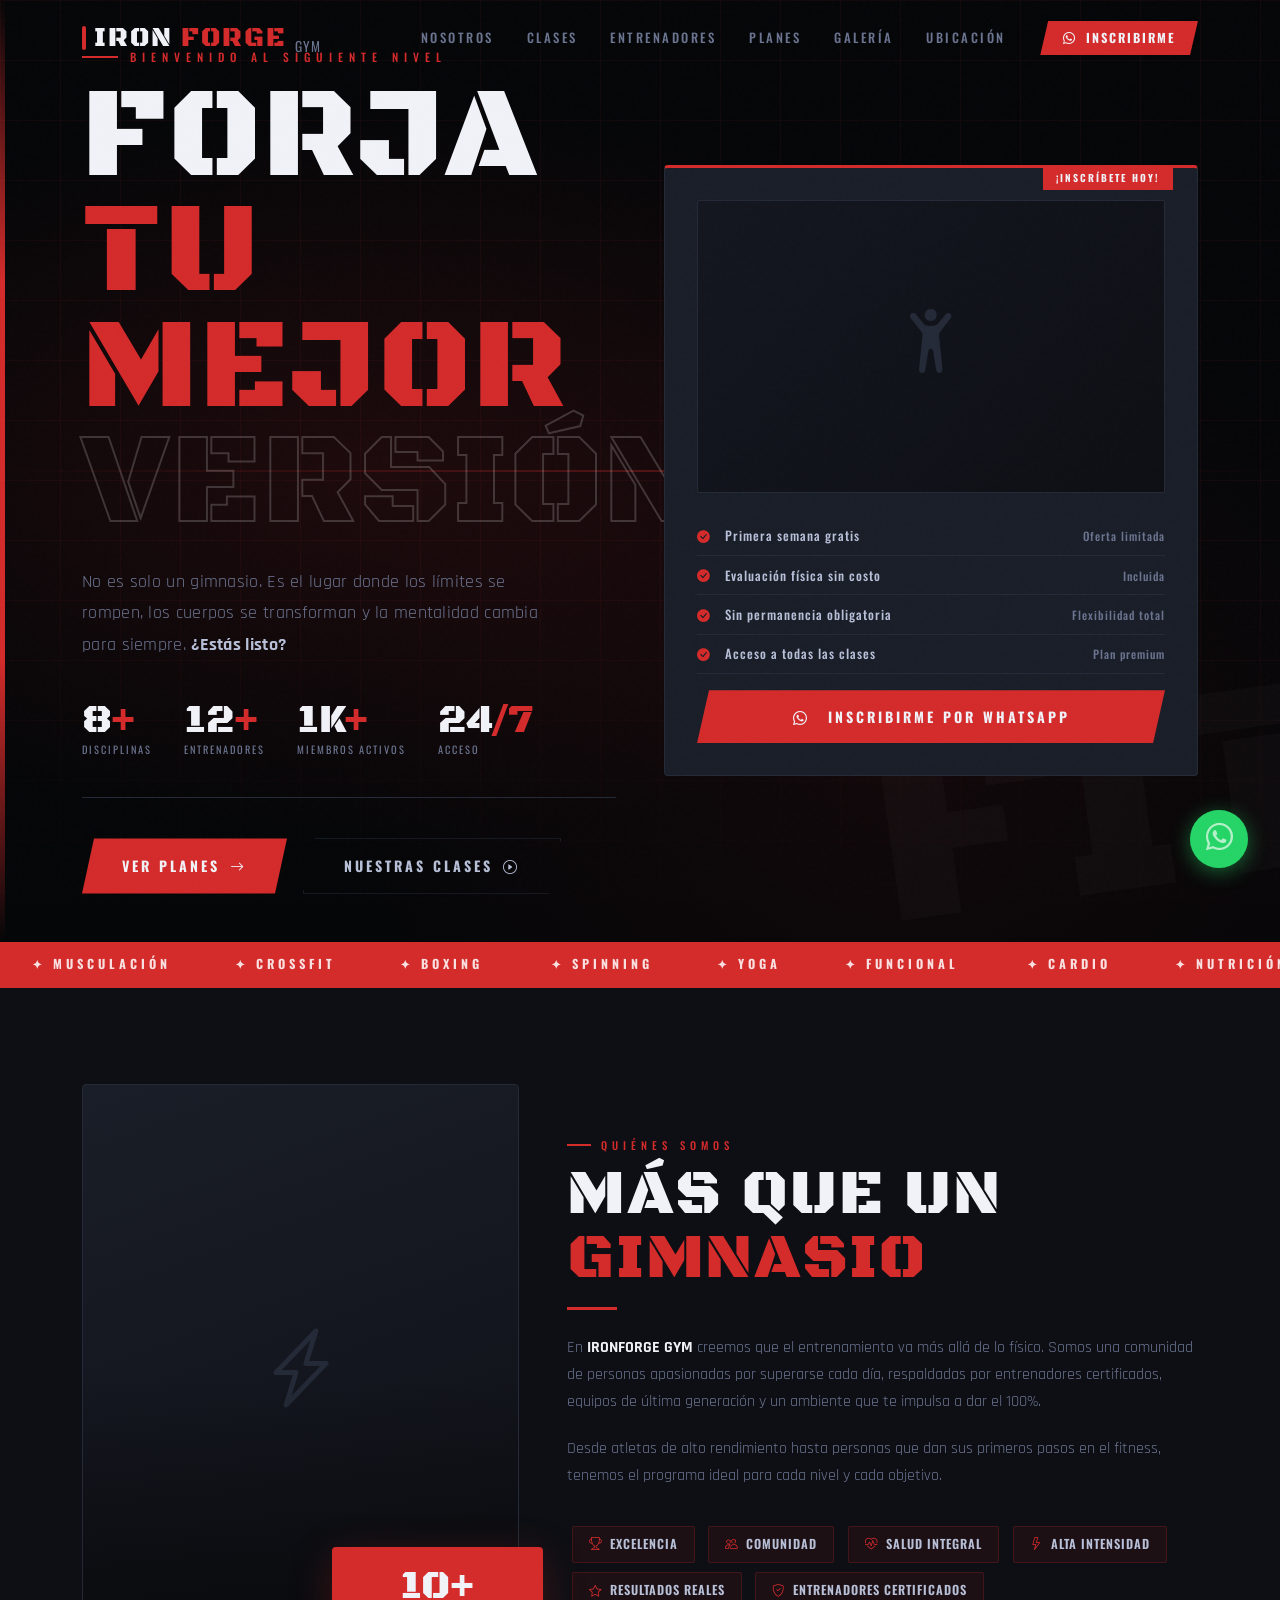
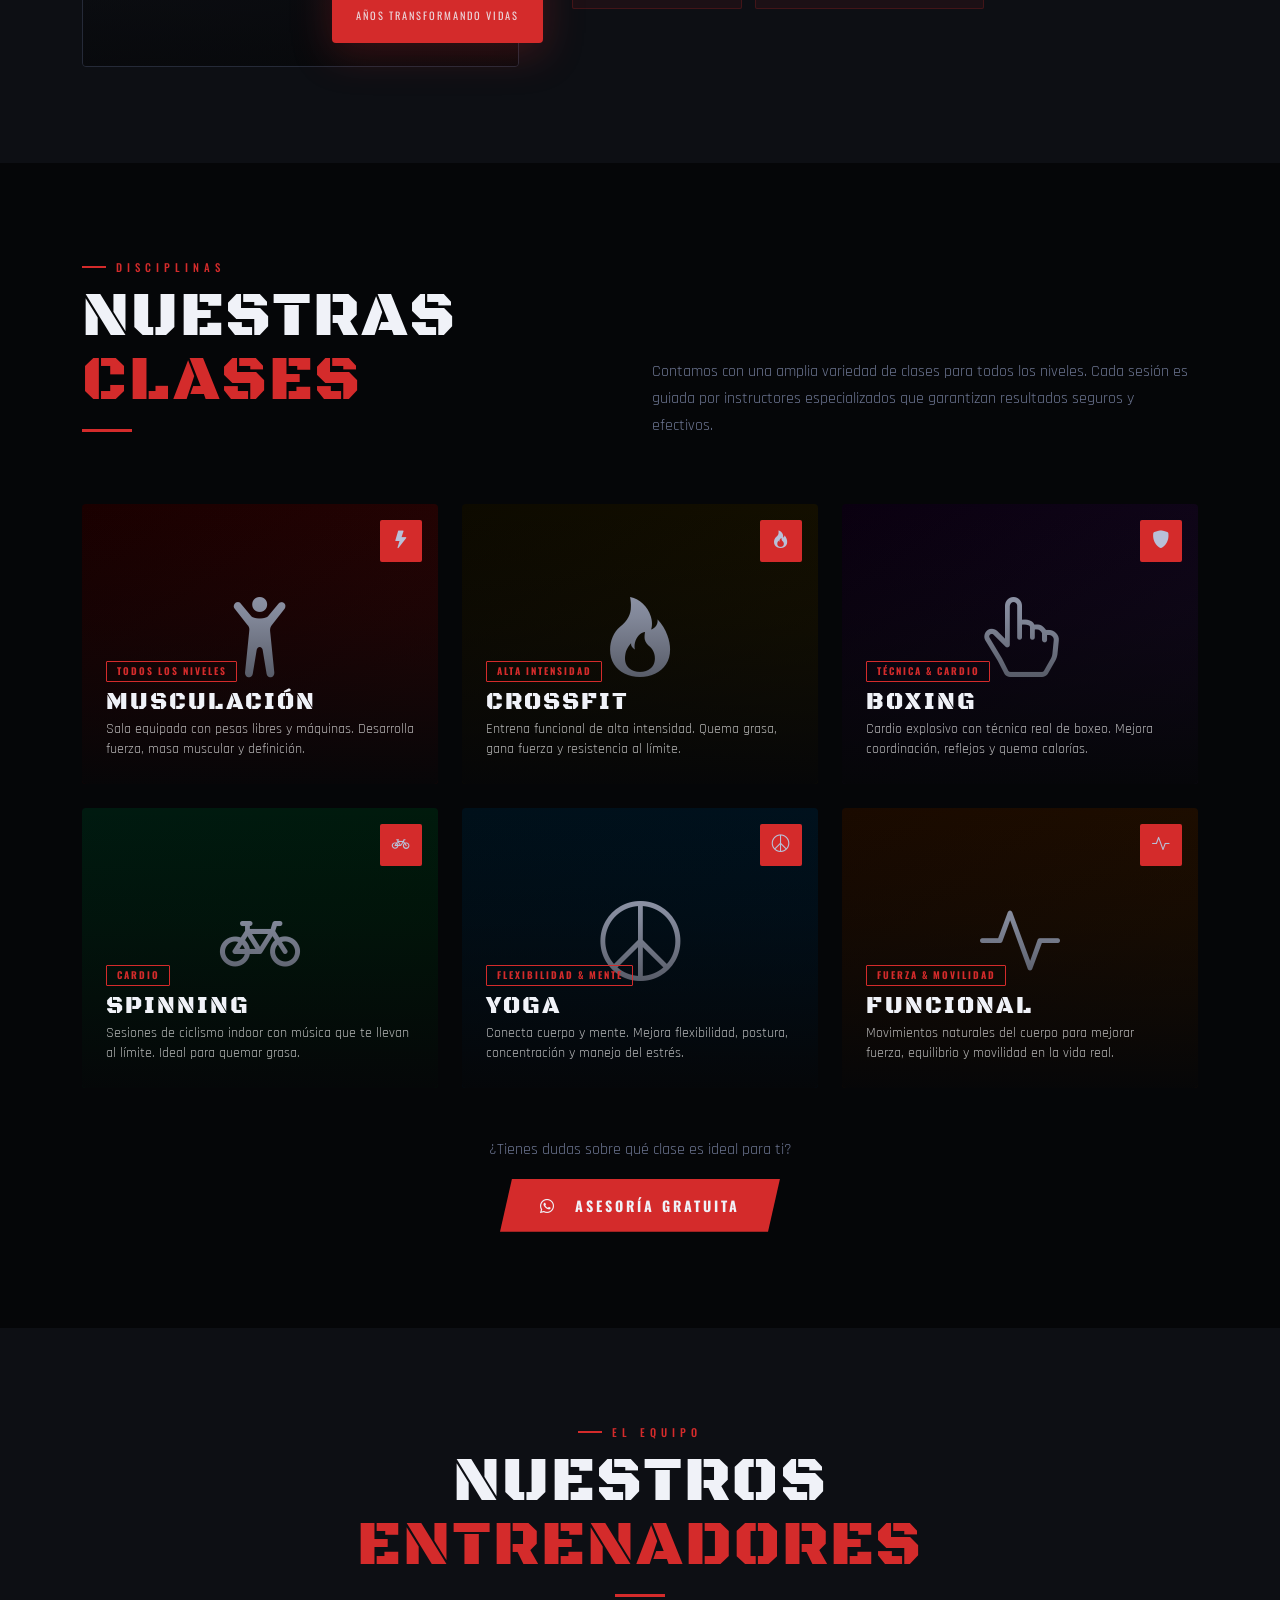
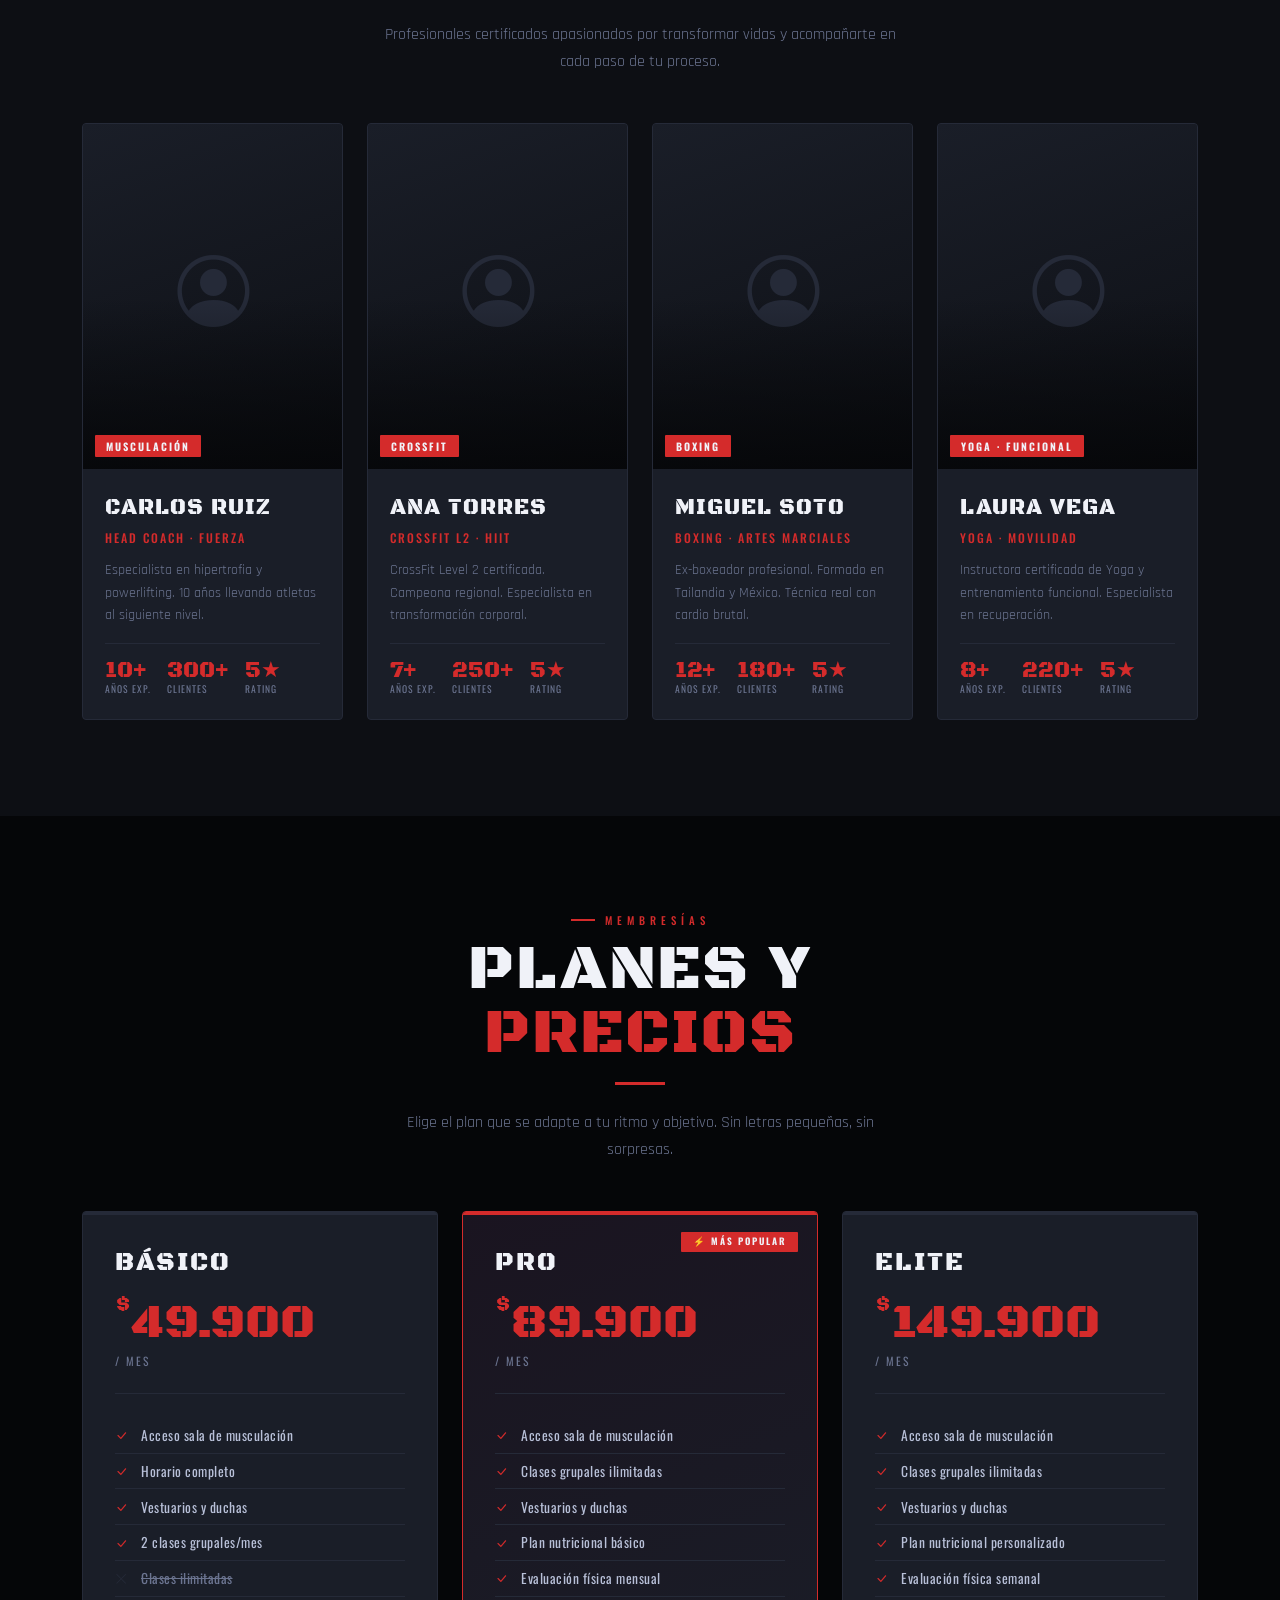
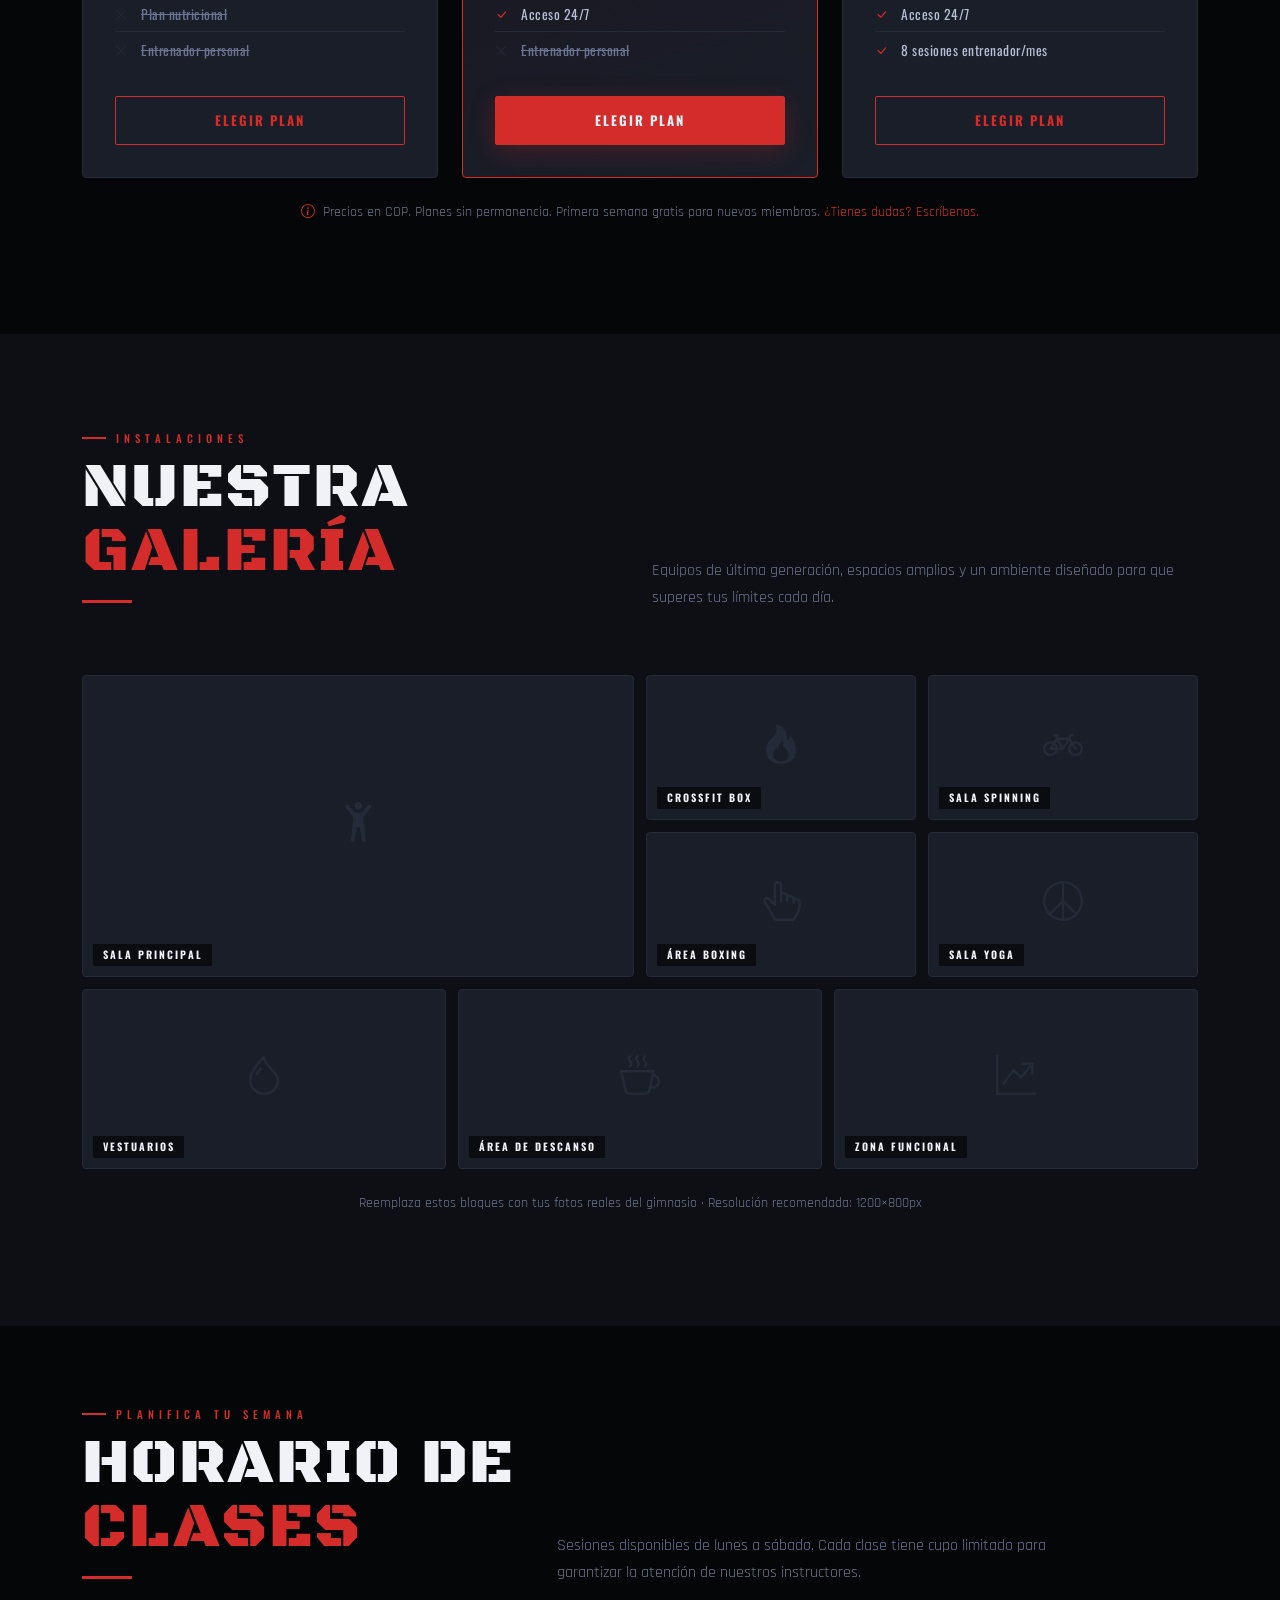
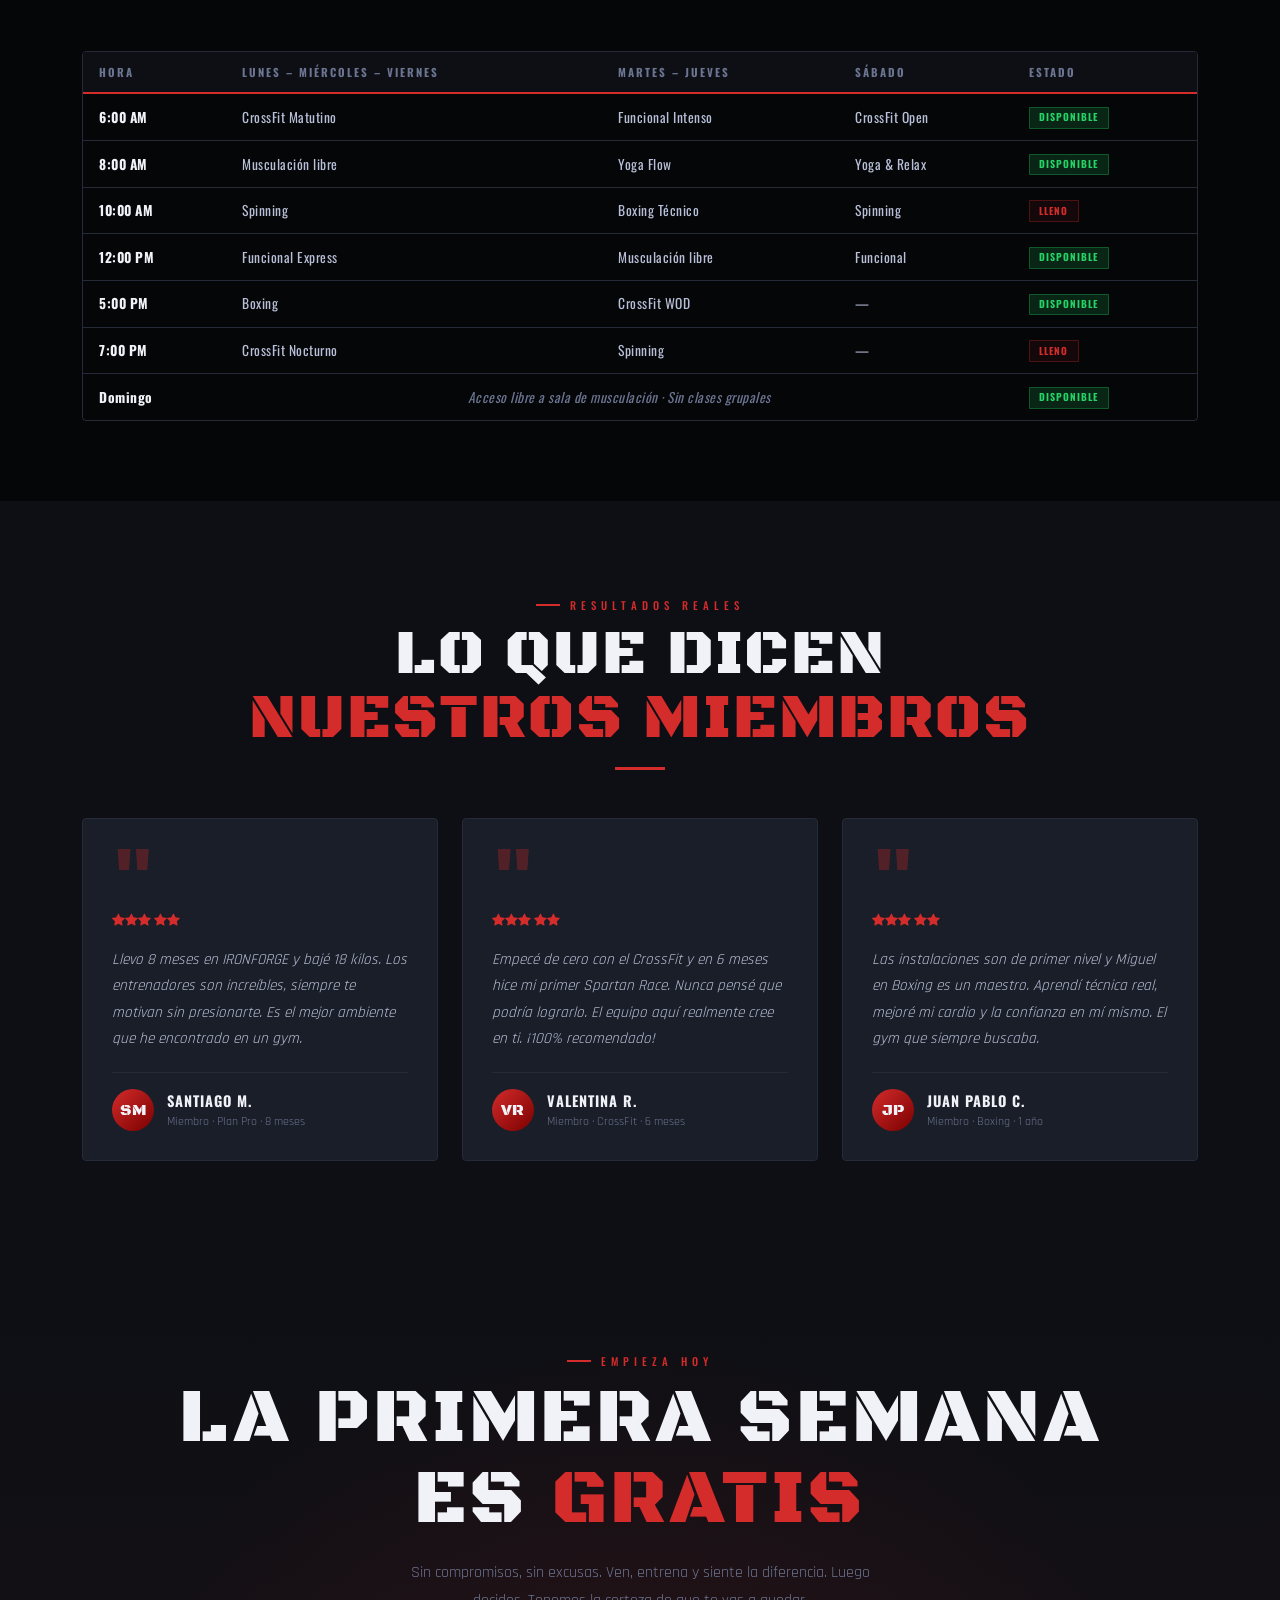
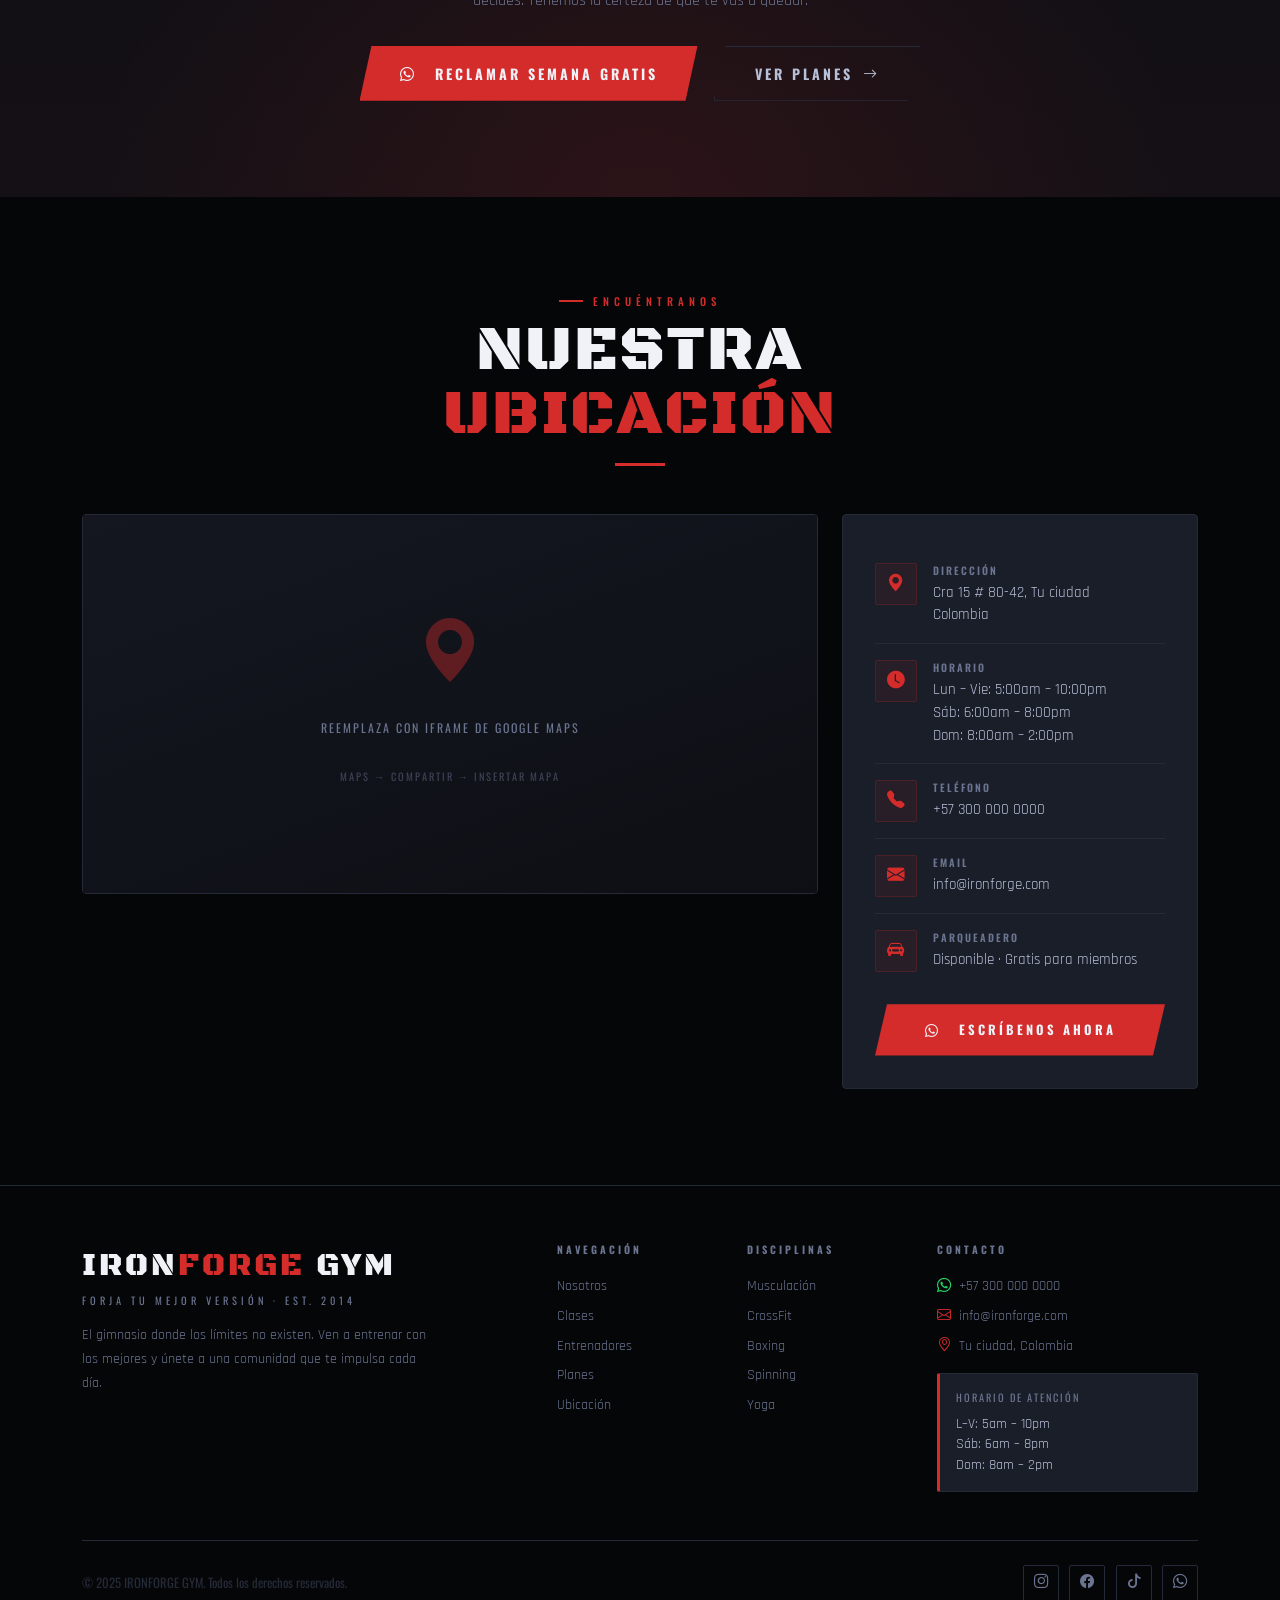
<file: mainapp/static/mainapp/projects/ironforge-gym.html>
<!DOCTYPE html>
<html lang="es">
<head>
  <meta charset="UTF-8"/>
  <meta name="viewport" content="width=device-width, initial-scale=1.0"/>
  <meta name="description" content="IRONFORGE GYM — El gimnasio más completo de la ciudad. Musculación, CrossFit, Boxing, Spinning y más. Únete hoy y transforma tu cuerpo."/>
  <meta name="keywords" content="gimnasio, gym, musculación, crossfit, spinning, boxing, entrenamiento, fitness"/>
  <title>IRONFORGE GYM | Forja Tu Mejor Versión</title>

  <!-- Bootstrap 5 -->
  <link href="https://cdn.jsdelivr.net/npm/bootstrap@5.3.3/dist/css/bootstrap.min.css" rel="stylesheet"/>
  <!-- Bootstrap Icons -->
  <link href="https://cdn.jsdelivr.net/npm/bootstrap-icons@1.11.3/font/bootstrap-icons.min.css" rel="stylesheet"/>
  <!-- Google Fonts -->
  <link href="https://fonts.googleapis.com/css2?family=Black+Ops+One&family=Oswald:wght@300;400;500;600;700&family=Rajdhani:wght@300;400;500;600;700&display=swap" rel="stylesheet"/>

  <style>
    /* ============================================
       VARIABLES
    ============================================ */
    :root {
      --black:       #050608;
      --dark:        #0d0f14;
      --dark2:       #141720;
      --surface:     #1a1e28;
      --border:      #252a38;
      --gray:        #6b7490;
      --light:       #b8c0d8;
      --white:       #f0f2f8;
      --red:         #d42b2b;
      --red2:        #ff3b3b;
      --red-glow:    rgba(212,43,43,0.25);
      --red-subtle:  rgba(212,43,43,0.08);
      --font-impact: 'Black Ops One', cursive;
      --font-display:'Oswald', sans-serif;
      --font-body:   'Rajdhani', sans-serif;
    }

    *, *::before, *::after { box-sizing: border-box; margin: 0; padding: 0; }
    html { scroll-behavior: smooth; }

    body {
      background: var(--black);
      color: var(--light);
      font-family: var(--font-body);
      font-weight: 400;
      overflow-x: hidden;
      cursor: default;
    }

    /* Custom scrollbar */
    ::-webkit-scrollbar { width: 4px; }
    ::-webkit-scrollbar-track { background: var(--dark); }
    ::-webkit-scrollbar-thumb { background: var(--red); border-radius: 2px; }

    /* ============================================
       NOISE TEXTURE OVERLAY
    ============================================ */
    body::after {
      content: '';
      position: fixed;
      inset: 0;
      background-image: url("data:image/svg+xml,%3Csvg viewBox='0 0 256 256' xmlns='http://www.w3.org/2000/svg'%3E%3Cfilter id='noise'%3E%3CfeTurbulence type='fractalNoise' baseFrequency='0.9' numOctaves='4' stitchTiles='stitch'/%3E%3C/filter%3E%3Crect width='100%25' height='100%25' filter='url(%23noise)' opacity='0.03'/%3E%3C/svg%3E");
      pointer-events: none;
      z-index: 9999;
      opacity: 0.4;
    }

    /* ============================================
       NAVBAR
    ============================================ */
    #navbar {
      position: fixed; top: 0; left: 0; right: 0;
      z-index: 1000;
      padding: 1.1rem 0;
      transition: all 0.35s ease;
      background: transparent;
    }
    #navbar.scrolled {
      background: rgba(5,6,8,0.97);
      backdrop-filter: blur(16px);
      border-bottom: 1px solid var(--border);
      padding: 0.7rem 0;
    }
    .nav-brand {
      font-family: var(--font-impact);
      font-size: 1.7rem;
      color: var(--white);
      text-decoration: none;
      letter-spacing: 2px;
      display: flex;
      align-items: center;
      gap: 8px;
    }
    .nav-brand span { color: var(--red); }
    .nav-brand .brand-bar {
      width: 4px; height: 24px;
      background: var(--red);
      border-radius: 2px;
    }
    .nav-link-item {
      font-family: var(--font-display);
      font-size: 0.8rem;
      letter-spacing: 2.5px;
      text-transform: uppercase;
      font-weight: 500;
      color: var(--gray) !important;
      padding: 0.35rem 0.9rem !important;
      text-decoration: none;
      transition: color 0.2s;
    }
    .nav-link-item:hover { color: var(--white) !important; }
    .btn-nav {
      font-family: var(--font-display);
      font-size: 0.78rem;
      letter-spacing: 2px;
      text-transform: uppercase;
      font-weight: 700;
      background: var(--red);
      color: var(--white);
      border: none;
      padding: 0.5rem 1.4rem;
      clip-path: polygon(8px 0%, 100% 0%, calc(100% - 8px) 100%, 0% 100%);
      text-decoration: none;
      transition: background 0.2s, transform 0.15s;
      display: inline-block;
    }
    .btn-nav:hover {
      background: var(--red2);
      color: var(--white);
      transform: translateY(-1px);
    }
    .mobile-toggle {
      background: transparent;
      border: 1px solid var(--border);
      color: var(--light);
      padding: 0.4rem 0.7rem;
      border-radius: 2px;
    }
    #mobileMenu {
      background: rgba(5,6,8,0.98);
      border-top: 1px solid var(--border);
      padding: 1rem 0;
    }

    /* ============================================
       HERO
    ============================================ */
    #hero {
      min-height: 100vh;
      position: relative;
      display: flex;
      align-items: center;
      overflow: hidden;
    }

    /* Animated bg grid */
    .hero-bg {
      position: absolute;
      inset: 0;
      background: var(--black);
    }
    .hero-bg::before {
      content: '';
      position: absolute;
      inset: 0;
      background-image:
        linear-gradient(rgba(212,43,43,0.06) 1px, transparent 1px),
        linear-gradient(90deg, rgba(212,43,43,0.06) 1px, transparent 1px);
      background-size: 60px 60px;
      animation: gridMove 20s linear infinite;
    }
    @keyframes gridMove {
      from { background-position: 0 0; }
      to   { background-position: 60px 60px; }
    }
    .hero-bg::after {
      content: '';
      position: absolute;
      inset: 0;
      background:
        radial-gradient(ellipse at 30% 50%, rgba(212,43,43,0.12) 0%, transparent 55%),
        radial-gradient(ellipse at 70% 80%, rgba(212,43,43,0.06) 0%, transparent 45%),
        linear-gradient(to bottom, transparent 60%, var(--black));
    }

    /* Giant diagonal text bg */
    .hero-bg-text {
      position: absolute;
      bottom: -10px; right: -5%;
      font-family: var(--font-impact);
      font-size: clamp(120px, 22vw, 300px);
      color: rgba(255,255,255,0.02);
      line-height: 1;
      user-select: none;
      pointer-events: none;
      letter-spacing: -5px;
      transform: rotate(-8deg);
    }

    /* Red vertical accent */
    .hero-red-line {
      position: absolute;
      left: 0; top: 0; bottom: 0;
      width: 5px;
      background: linear-gradient(180deg, transparent 0%, var(--red) 30%, var(--red) 70%, transparent 100%);
    }

    /* Animated scan line */
    .scan-line {
      position: absolute;
      left: 0; right: 0;
      height: 2px;
      background: linear-gradient(90deg, transparent, var(--red), transparent);
      opacity: 0.3;
      animation: scan 6s ease-in-out infinite;
    }
    @keyframes scan {
      0%   { top: 0%; opacity: 0; }
      10%  { opacity: 0.4; }
      90%  { opacity: 0.4; }
      100% { top: 100%; opacity: 0; }
    }

    .hero-content { position: relative; z-index: 1; padding-top: 100px; }

    .hero-eyebrow {
      font-family: var(--font-display);
      font-size: 0.72rem;
      letter-spacing: 6px;
      color: var(--red);
      text-transform: uppercase;
      font-weight: 500;
      margin-bottom: 1rem;
      display: flex;
      align-items: center;
      gap: 12px;
    }
    .hero-eyebrow::before {
      content: '';
      display: block;
      width: 36px;
      height: 2px;
      background: var(--red);
    }

    .hero-title {
      font-family: var(--font-impact);
      font-size: clamp(3.2rem, 10vw, 9rem);
      line-height: 0.9;
      color: var(--white);
      letter-spacing: 3px;
      margin-bottom: 1.5rem;
    }
    .hero-title .red-word { color: var(--red); display: block; }
    .hero-title .outline-word {
      -webkit-text-stroke: 2px rgba(255,255,255,0.18);
      color: transparent;
      display: block;
    }

    .hero-sub {
      font-family: var(--font-body);
      font-size: 1.15rem;
      font-weight: 400;
      color: var(--gray);
      max-width: 460px;
      line-height: 1.7;
      margin-bottom: 2.5rem;
      letter-spacing: 0.3px;
    }

    .hero-stats-row {
      display: flex;
      gap: 2rem;
      flex-wrap: wrap;
      margin-bottom: 2.5rem;
      padding-bottom: 2.5rem;
      border-bottom: 1px solid var(--border);
    }
    .h-stat .h-num {
      font-family: var(--font-impact);
      font-size: 2.5rem;
      color: var(--white);
      line-height: 1;
    }
    .h-stat .h-num span { color: var(--red); }
    .h-stat .h-lbl {
      font-family: var(--font-display);
      font-size: 0.65rem;
      letter-spacing: 2px;
      text-transform: uppercase;
      color: var(--gray);
      margin-top: 2px;
    }

    .btn-primary-gym {
      font-family: var(--font-display);
      font-size: 0.88rem;
      letter-spacing: 3px;
      text-transform: uppercase;
      font-weight: 700;
      background: var(--red);
      color: var(--white);
      border: none;
      padding: 1rem 2.5rem;
      clip-path: polygon(12px 0%, 100% 0%, calc(100% - 12px) 100%, 0% 100%);
      text-decoration: none;
      display: inline-flex;
      align-items: center;
      gap: 10px;
      transition: all 0.25s;
      position: relative;
      overflow: hidden;
    }
    .btn-primary-gym::before {
      content: '';
      position: absolute;
      inset: 0;
      background: linear-gradient(90deg, transparent, rgba(255,255,255,0.12), transparent);
      transform: translateX(-100%);
      transition: transform 0.4s;
    }
    .btn-primary-gym:hover { background: var(--red2); color: var(--white); transform: translateY(-2px); box-shadow: 0 8px 30px var(--red-glow); }
    .btn-primary-gym:hover::before { transform: translateX(100%); }

    .btn-ghost-gym {
      font-family: var(--font-display);
      font-size: 0.88rem;
      letter-spacing: 3px;
      text-transform: uppercase;
      font-weight: 700;
      background: transparent;
      color: var(--light);
      border: 1px solid var(--border);
      padding: 1rem 2.5rem;
      clip-path: polygon(12px 0%, 100% 0%, calc(100% - 12px) 100%, 0% 100%);
      text-decoration: none;
      display: inline-flex;
      align-items: center;
      gap: 10px;
      transition: all 0.25s;
    }
    .btn-ghost-gym:hover { border-color: var(--red); color: var(--red); transform: translateY(-2px); }

    /* Hero right side panel */
    .hero-panel {
      background: var(--surface);
      border: 1px solid var(--border);
      border-top: 3px solid var(--red);
      border-radius: 4px;
      padding: 2rem;
      position: relative;
    }
    .hero-panel-tag {
      position: absolute;
      top: -1px; right: 24px;
      background: var(--red);
      color: var(--white);
      font-family: var(--font-display);
      font-size: 0.62rem;
      letter-spacing: 2px;
      text-transform: uppercase;
      font-weight: 700;
      padding: 0.25rem 0.8rem;
    }
    .panel-img {
      width: 100%;
      aspect-ratio: 16/10;
      background: linear-gradient(135deg, #141720, #0d0f14);
      border: 1px solid var(--border);
      border-radius: 2px;
      display: flex;
      align-items: center;
      justify-content: center;
      color: var(--border);
      font-size: 4rem;
      margin-bottom: 1.5rem;
    }
    .panel-feature {
      display: flex;
      align-items: center;
      gap: 10px;
      padding: 0.6rem 0;
      border-bottom: 1px solid var(--border);
      font-family: var(--font-display);
      font-size: 0.8rem;
      letter-spacing: 1px;
      font-weight: 500;
      color: var(--light);
    }
    .panel-feature:last-child { border-bottom: none; }
    .panel-feature i { color: var(--red); width: 18px; }
    .panel-feature span { margin-left: auto; color: var(--gray); font-size: 0.72rem; }

    /* ============================================
       MARQUEE
    ============================================ */
    .marquee-wrap {
      background: var(--red);
      padding: 0.7rem 0;
      overflow: hidden;
    }
    .marquee-inner {
      display: inline-block;
      white-space: nowrap;
      animation: marqueeLeft 18s linear infinite;
    }
    .marquee-inner span {
      font-family: var(--font-display);
      font-size: 0.78rem;
      letter-spacing: 4px;
      text-transform: uppercase;
      font-weight: 700;
      color: rgba(255,255,255,0.85);
      margin: 0 2rem;
    }
    .marquee-inner span::before { content: '✦ '; }
    @keyframes marqueeLeft {
      from { transform: translateX(0); }
      to   { transform: translateX(-50%); }
    }

    /* ============================================
       SECTION COMMONS
    ============================================ */
    section { position: relative; }

    .s-label {
      font-family: var(--font-display);
      font-size: 0.68rem;
      letter-spacing: 5px;
      color: var(--red);
      text-transform: uppercase;
      font-weight: 500;
      margin-bottom: 0.6rem;
      display: flex;
      align-items: center;
      gap: 10px;
    }
    .s-label::before {
      content: '';
      display: block;
      width: 24px;
      height: 2px;
      background: var(--red);
    }
    .s-title {
      font-family: var(--font-impact);
      font-size: clamp(2.2rem, 5vw, 4rem);
      color: var(--white);
      letter-spacing: 2px;
      line-height: 1;
    }
    .s-title span { color: var(--red); }
    .s-sub {
      color: var(--gray);
      font-size: 1rem;
      font-weight: 400;
      line-height: 1.7;
    }
    .red-bar {
      width: 50px;
      height: 3px;
      background: var(--red);
      margin: 1rem 0 1.5rem;
    }

    /* Animations */
    .reveal {
      opacity: 0;
      transform: translateY(28px);
      transition: opacity 0.6s ease, transform 0.6s ease;
    }
    .reveal.show { opacity: 1; transform: none; }
    .reveal-left {
      opacity: 0;
      transform: translateX(-28px);
      transition: opacity 0.6s ease, transform 0.6s ease;
    }
    .reveal-left.show { opacity: 1; transform: none; }
    .d1 { transition-delay: 0.1s; }
    .d2 { transition-delay: 0.2s; }
    .d3 { transition-delay: 0.3s; }
    .d4 { transition-delay: 0.4s; }

    /* ============================================
       QUIENES SOMOS
    ============================================ */
    #nosotros { padding: 6rem 0; background: var(--dark); }

    .nosotros-img-wrap { position: relative; }
    .nosotros-main-img {
      width: 100%;
      aspect-ratio: 3/4;
      background: linear-gradient(160deg, #1a1e28, #0d0f14);
      border: 1px solid var(--border);
      border-radius: 4px;
      display: flex;
      align-items: center;
      justify-content: center;
      font-size: 5rem;
      color: var(--border);
      overflow: hidden;
      position: relative;
    }
    .nosotros-main-img::after {
      content: '';
      position: absolute;
      inset: 0;
      background: linear-gradient(to top, rgba(5,6,8,0.7) 0%, transparent 50%);
    }
    .nosotros-badge {
      position: absolute;
      bottom: 1.5rem;
      right: -1.5rem;
      background: var(--red);
      color: var(--white);
      border-radius: 4px;
      padding: 1.2rem 1.5rem;
      text-align: center;
      box-shadow: 0 10px 40px var(--red-glow);
    }
    .badge-num {
      font-family: var(--font-impact);
      font-size: 2.5rem;
      line-height: 1;
    }
    .badge-txt {
      font-family: var(--font-display);
      font-size: 0.65rem;
      letter-spacing: 2px;
      text-transform: uppercase;
      opacity: 0.85;
      margin-top: 2px;
    }
    .value-pill {
      display: inline-flex;
      align-items: center;
      gap: 8px;
      background: var(--red-subtle);
      border: 1px solid rgba(212,43,43,0.2);
      border-radius: 2px;
      padding: 0.5rem 1rem;
      font-family: var(--font-display);
      font-size: 0.78rem;
      letter-spacing: 1px;
      font-weight: 600;
      color: var(--light);
      text-transform: uppercase;
      margin: 0.3rem;
    }
    .value-pill i { color: var(--red); }

    /* ============================================
       CLASES / DISCIPLINAS
    ============================================ */
    #clases { padding: 6rem 0; background: var(--black); }

    .clase-card {
      position: relative;
      border-radius: 4px;
      overflow: hidden;
      height: 280px;
      cursor: pointer;
      transition: transform 0.3s;
    }
    .clase-card:hover { transform: translateY(-6px); }
    .clase-bg {
      position: absolute;
      inset: 0;
      display: flex;
      align-items: center;
      justify-content: center;
      font-size: 5rem;
    }
    /* Each class gets a distinct gradient */
    .clase-musculacion .clase-bg { background: linear-gradient(145deg, #1a0000, #2d0606); }
    .clase-crossfit    .clase-bg { background: linear-gradient(145deg, #0d0a00, #1a1400); }
    .clase-boxing      .clase-bg { background: linear-gradient(145deg, #0a0010, #140a20); }
    .clase-spinning    .clase-bg { background: linear-gradient(145deg, #001a10, #001a08); }
    .clase-yoga        .clase-bg { background: linear-gradient(145deg, #00101a, #001220); }
    .clase-funcional   .clase-bg { background: linear-gradient(145deg, #1a0a00, #201000); }

    .clase-overlay {
      position: absolute;
      inset: 0;
      background: linear-gradient(to top, rgba(5,6,8,0.95) 0%, rgba(5,6,8,0.3) 60%, transparent 100%);
      transition: background 0.3s;
    }
    .clase-card:hover .clase-overlay {
      background: linear-gradient(to top, rgba(212,43,43,0.9) 0%, rgba(5,6,8,0.2) 70%, transparent 100%);
    }
    .clase-content {
      position: absolute;
      bottom: 0; left: 0; right: 0;
      padding: 1.5rem;
      z-index: 2;
    }
    .clase-icon-wrap {
      position: absolute;
      top: 1rem; right: 1rem;
      width: 42px; height: 42px;
      background: var(--red);
      border-radius: 2px;
      display: flex;
      align-items: center;
      justify-content: center;
      font-size: 1.1rem;
      z-index: 2;
      transition: background 0.2s;
    }
    .clase-card:hover .clase-icon-wrap { background: var(--white); color: var(--red); }
    .clase-name {
      font-family: var(--font-impact);
      font-size: 1.5rem;
      color: var(--white);
      letter-spacing: 2px;
      line-height: 1;
      margin-bottom: 0.3rem;
    }
    .clase-desc {
      font-family: var(--font-body);
      font-size: 0.85rem;
      color: rgba(255,255,255,0.7);
      line-height: 1.5;
    }
    .clase-tag {
      display: inline-block;
      font-family: var(--font-display);
      font-size: 0.6rem;
      letter-spacing: 2px;
      text-transform: uppercase;
      font-weight: 700;
      color: var(--red);
      border: 1px solid var(--red);
      padding: 0.15rem 0.6rem;
      border-radius: 1px;
      margin-bottom: 0.5rem;
    }

    /* ============================================
       ENTRENADORES
    ============================================ */
    #entrenadores { padding: 6rem 0; background: var(--dark); }

    .trainer-card {
      background: var(--surface);
      border: 1px solid var(--border);
      border-radius: 4px;
      overflow: hidden;
      transition: all 0.3s;
      height: 100%;
    }
    .trainer-card:hover {
      border-color: var(--red);
      transform: translateY(-5px);
      box-shadow: 0 20px 50px rgba(0,0,0,0.4), 0 0 0 1px rgba(212,43,43,0.2);
    }
    .trainer-img {
      width: 100%;
      aspect-ratio: 3/4;
      background: linear-gradient(160deg, #1a1e28, #0d0f14);
      display: flex;
      align-items: center;
      justify-content: center;
      font-size: 4.5rem;
      color: var(--border);
      position: relative;
      overflow: hidden;
    }
    .trainer-img::after {
      content: '';
      position: absolute;
      inset: 0;
      background: linear-gradient(to top, rgba(5,6,8,0.85) 0%, transparent 50%);
    }
    .trainer-spec {
      position: absolute;
      bottom: 12px; left: 12px;
      z-index: 2;
      background: var(--red);
      color: var(--white);
      font-family: var(--font-display);
      font-size: 0.65rem;
      letter-spacing: 2px;
      text-transform: uppercase;
      font-weight: 700;
      padding: 0.2rem 0.7rem;
      border-radius: 1px;
    }
    .trainer-body { padding: 1.4rem; }
    .trainer-name {
      font-family: var(--font-impact);
      font-size: 1.4rem;
      color: var(--white);
      letter-spacing: 1px;
      margin-bottom: 0.2rem;
    }
    .trainer-role {
      font-family: var(--font-display);
      font-size: 0.75rem;
      letter-spacing: 2px;
      text-transform: uppercase;
      color: var(--red);
      font-weight: 500;
      margin-bottom: 0.8rem;
    }
    .trainer-bio {
      font-size: 0.88rem;
      color: var(--gray);
      line-height: 1.6;
      margin-bottom: 1rem;
    }
    .trainer-stats {
      display: flex;
      gap: 1rem;
      border-top: 1px solid var(--border);
      padding-top: 1rem;
    }
    .t-stat-num {
      font-family: var(--font-impact);
      font-size: 1.4rem;
      color: var(--red);
      line-height: 1;
    }
    .t-stat-lbl {
      font-family: var(--font-display);
      font-size: 0.6rem;
      letter-spacing: 1px;
      text-transform: uppercase;
      color: var(--gray);
    }

    /* ============================================
       PLANES / PRECIOS
    ============================================ */
    #planes { padding: 6rem 0; background: var(--black); }

    .plan-card {
      background: var(--surface);
      border: 1px solid var(--border);
      border-radius: 4px;
      padding: 2rem;
      height: 100%;
      position: relative;
      overflow: hidden;
      transition: all 0.3s;
    }
    .plan-card::before {
      content: '';
      position: absolute;
      top: 0; left: 0; right: 0;
      height: 3px;
      background: var(--border);
      transition: background 0.3s;
    }
    .plan-card.featured {
      border-color: var(--red);
      background: linear-gradient(160deg, #1a1420, #1a1e28);
    }
    .plan-card.featured::before { background: var(--red); }
    .plan-card:hover { border-color: var(--red); transform: translateY(-5px); box-shadow: 0 20px 50px rgba(0,0,0,0.4); }
    .plan-card:hover::before { background: var(--red); }

    .plan-badge {
      position: absolute;
      top: 1.2rem; right: 1.2rem;
      background: var(--red);
      color: var(--white);
      font-family: var(--font-display);
      font-size: 0.58rem;
      letter-spacing: 2px;
      text-transform: uppercase;
      font-weight: 700;
      padding: 0.2rem 0.7rem;
      border-radius: 1px;
    }
    .plan-name {
      font-family: var(--font-impact);
      font-size: 1.6rem;
      color: var(--white);
      letter-spacing: 2px;
      margin-bottom: 0.5rem;
    }
    .plan-price {
      font-family: var(--font-impact);
      font-size: 3rem;
      color: var(--red);
      line-height: 1;
      margin: 1rem 0 0.3rem;
    }
    .plan-price sup {
      font-size: 1.2rem;
      vertical-align: super;
    }
    .plan-period {
      font-family: var(--font-display);
      font-size: 0.72rem;
      letter-spacing: 2px;
      color: var(--gray);
      text-transform: uppercase;
      margin-bottom: 1.5rem;
    }
    .plan-divider {
      height: 1px;
      background: var(--border);
      margin-bottom: 1.5rem;
    }
    .plan-features { list-style: none; padding: 0; margin: 0 0 1.8rem; }
    .plan-features li {
      font-family: var(--font-display);
      font-size: 0.85rem;
      letter-spacing: 0.5px;
      color: var(--light);
      padding: 0.45rem 0;
      border-bottom: 1px solid var(--border);
      display: flex;
      align-items: center;
      gap: 10px;
    }
    .plan-features li:last-child { border-bottom: none; }
    .plan-features li i { color: var(--red); font-size: 0.8rem; width: 16px; }
    .plan-features li.off { color: var(--gray); text-decoration: line-through; }
    .plan-features li.off i { color: var(--border); }

    .btn-plan {
      font-family: var(--font-display);
      font-size: 0.82rem;
      letter-spacing: 2px;
      text-transform: uppercase;
      font-weight: 700;
      display: block;
      width: 100%;
      text-align: center;
      padding: 0.85rem;
      border-radius: 2px;
      text-decoration: none;
      transition: all 0.2s;
    }
    .btn-plan-outline {
      border: 1px solid var(--red);
      color: var(--red);
      background: transparent;
    }
    .btn-plan-outline:hover {
      background: var(--red);
      color: var(--white);
    }
    .btn-plan-solid {
      background: var(--red);
      color: var(--white);
      border: 1px solid var(--red);
      box-shadow: 0 6px 24px var(--red-glow);
    }
    .btn-plan-solid:hover {
      background: var(--red2);
      color: var(--white);
      transform: translateY(-1px);
    }

    /* ============================================
       GALERIA
    ============================================ */
    #galeria { padding: 6rem 0; background: var(--dark); }

    .gallery-grid {
      display: grid;
      grid-template-columns: repeat(12, 1fr);
      grid-template-rows: auto;
      gap: 12px;
    }
    .g-item {
      background: var(--surface);
      border: 1px solid var(--border);
      border-radius: 4px;
      overflow: hidden;
      position: relative;
      display: flex;
      align-items: center;
      justify-content: center;
      font-size: 2.5rem;
      color: var(--border);
      transition: all 0.3s;
      cursor: pointer;
    }
    .g-item:hover { border-color: var(--red); transform: scale(1.02); }
    .g-item:hover .g-overlay { opacity: 1; }

    .g-item:nth-child(1) { grid-column: 1/7; grid-row: 1/3; min-height: 300px; }
    .g-item:nth-child(2) { grid-column: 7/10; grid-row: 1/2; min-height: 145px; }
    .g-item:nth-child(3) { grid-column: 10/13; grid-row: 1/2; min-height: 145px; }
    .g-item:nth-child(4) { grid-column: 7/10; grid-row: 2/3; min-height: 145px; }
    .g-item:nth-child(5) { grid-column: 10/13; grid-row: 2/3; min-height: 145px; }
    .g-item:nth-child(6) { grid-column: 1/5; grid-row: 3/4; min-height: 180px; }
    .g-item:nth-child(7) { grid-column: 5/9; grid-row: 3/4; min-height: 180px; }
    .g-item:nth-child(8) { grid-column: 9/13; grid-row: 3/4; min-height: 180px; }

    .g-overlay {
      position: absolute;
      inset: 0;
      background: rgba(212,43,43,0.7);
      display: flex;
      align-items: center;
      justify-content: center;
      opacity: 0;
      transition: opacity 0.3s;
    }
    .g-overlay i { font-size: 2rem; color: white; }
    .g-label {
      position: absolute;
      bottom: 10px; left: 10px;
      font-family: var(--font-display);
      font-size: 0.65rem;
      letter-spacing: 2px;
      text-transform: uppercase;
      font-weight: 700;
      color: var(--white);
      background: rgba(0,0,0,0.6);
      padding: 0.2rem 0.6rem;
      border-radius: 1px;
    }

    /* ============================================
       HORARIO
    ============================================ */
    #horario { padding: 5rem 0; background: var(--black); }

    .schedule-table {
      width: 100%;
      border-collapse: separate;
      border-spacing: 0;
    }
    .schedule-table th {
      font-family: var(--font-display);
      font-size: 0.7rem;
      letter-spacing: 2px;
      text-transform: uppercase;
      font-weight: 700;
      color: var(--gray);
      padding: 0.75rem 1rem;
      background: var(--dark);
      border-bottom: 2px solid var(--red);
      text-align: left;
    }
    .schedule-table td {
      font-family: var(--font-display);
      font-size: 0.85rem;
      letter-spacing: 0.5px;
      color: var(--light);
      padding: 0.7rem 1rem;
      border-bottom: 1px solid var(--border);
    }
    .schedule-table tr:last-child td { border-bottom: none; }
    .schedule-table tr:hover td { background: var(--red-subtle); }
    .sch-pill {
      display: inline-block;
      font-size: 0.62rem;
      letter-spacing: 1px;
      text-transform: uppercase;
      font-weight: 700;
      padding: 0.15rem 0.6rem;
      border-radius: 1px;
    }
    .sch-open  { background: rgba(37,211,102,0.15); color: #25d366; border: 1px solid rgba(37,211,102,0.3); }
    .sch-busy  { background: var(--red-subtle); color: var(--red); border: 1px solid rgba(212,43,43,0.3); }
    .sch-close { background: var(--surface); color: var(--gray); border: 1px solid var(--border); }

    /* ============================================
       TESTIMONIOS
    ============================================ */
    #testimonios { padding: 6rem 0; background: var(--dark); }

    .testi-card {
      background: var(--surface);
      border: 1px solid var(--border);
      border-radius: 4px;
      padding: 1.8rem;
      height: 100%;
      position: relative;
      transition: border-color 0.3s;
    }
    .testi-card:hover { border-color: rgba(212,43,43,0.4); }
    .testi-quote {
      font-family: var(--font-impact);
      font-size: 4rem;
      color: var(--red);
      opacity: 0.3;
      line-height: 0.8;
      margin-bottom: 0.8rem;
    }
    .testi-text {
      font-size: 0.95rem;
      color: var(--light);
      line-height: 1.75;
      font-style: italic;
      margin-bottom: 1.2rem;
    }
    .testi-stars { color: var(--red); font-size: 0.8rem; margin-bottom: 1rem; }
    .testi-author {
      display: flex;
      align-items: center;
      gap: 0.8rem;
      border-top: 1px solid var(--border);
      padding-top: 1rem;
    }
    .testi-avatar {
      width: 42px; height: 42px;
      border-radius: 50%;
      background: linear-gradient(135deg, var(--red), #7a0000);
      display: flex;
      align-items: center;
      justify-content: center;
      font-family: var(--font-impact);
      font-size: 1rem;
      color: var(--white);
    }
    .testi-name {
      font-family: var(--font-display);
      font-size: 0.9rem;
      font-weight: 700;
      color: var(--white);
      letter-spacing: 1px;
      text-transform: uppercase;
    }
    .testi-role { font-size: 0.78rem; color: var(--gray); }

    /* ============================================
       UBICACION
    ============================================ */
    #ubicacion { padding: 6rem 0; background: var(--black); }

    .map-frame {
      width: 100%;
      height: 380px;
      background: var(--surface);
      border: 1px solid var(--border);
      border-radius: 4px;
      overflow: hidden;
      position: relative;
    }
    .map-frame iframe {
      width: 100%;
      height: 100%;
      border: none;
      filter: grayscale(1) invert(0.9) contrast(0.85);
      opacity: 0.85;
    }
    .map-placeholder {
      width: 100%;
      height: 100%;
      background: linear-gradient(160deg, #141720, #0d0f14);
      display: flex;
      flex-direction: column;
      align-items: center;
      justify-content: center;
      gap: 1rem;
      color: var(--border);
    }
    .map-placeholder i { font-size: 4rem; color: var(--red); opacity: 0.4; }
    .map-placeholder p {
      font-family: var(--font-display);
      font-size: 0.75rem;
      letter-spacing: 2px;
      text-transform: uppercase;
      color: var(--gray);
    }
    .location-card {
      background: var(--surface);
      border: 1px solid var(--border);
      border-radius: 4px;
      padding: 2rem;
      height: 100%;
    }
    .loc-item {
      display: flex;
      gap: 1rem;
      align-items: flex-start;
      padding: 1rem 0;
      border-bottom: 1px solid var(--border);
    }
    .loc-item:last-child { border-bottom: none; }
    .loc-icon {
      width: 42px; height: 42px;
      min-width: 42px;
      background: var(--red-subtle);
      border: 1px solid rgba(212,43,43,0.2);
      border-radius: 2px;
      display: flex;
      align-items: center;
      justify-content: center;
      color: var(--red);
      font-size: 1.1rem;
    }
    .loc-label {
      font-family: var(--font-display);
      font-size: 0.65rem;
      letter-spacing: 2px;
      text-transform: uppercase;
      color: var(--gray);
      font-weight: 600;
      margin-bottom: 0.2rem;
    }
    .loc-val {
      font-family: var(--font-body);
      font-size: 0.95rem;
      color: var(--light);
    }

    /* ============================================
       CTA FINAL
    ============================================ */
    #cta-final {
      padding: 6rem 0;
      background: var(--dark);
      position: relative;
      overflow: hidden;
    }
    #cta-final::before {
      content: '';
      position: absolute;
      inset: 0;
      background:
        radial-gradient(ellipse at 50% 100%, rgba(212,43,43,0.12) 0%, transparent 60%),
        linear-gradient(to bottom, transparent, rgba(212,43,43,0.04));
    }
    .cta-big-text {
      font-family: var(--font-impact);
      font-size: clamp(2.5rem, 6vw, 5rem);
      color: var(--white);
      letter-spacing: 3px;
      line-height: 1.05;
      margin-bottom: 1.2rem;
    }
    .cta-big-text span { color: var(--red); }

    /* ============================================
       WHATSAPP FLOAT
    ============================================ */
    .wa-btn {
      position: fixed;
      bottom: 2rem; right: 2rem;
      width: 58px; height: 58px;
      background: #25d366;
      border-radius: 50%;
      display: flex;
      align-items: center;
      justify-content: center;
      font-size: 1.7rem;
      color: white;
      text-decoration: none;
      z-index: 998;
      box-shadow: 0 4px 20px rgba(37,211,102,0.45);
      transition: transform 0.2s, box-shadow 0.2s;
    }
    .wa-btn:hover { transform: scale(1.1); box-shadow: 0 6px 30px rgba(37,211,102,0.65); color: white; }
    .wa-pulse-ring {
      position: absolute;
      inset: 0;
      border-radius: 50%;
      background: rgba(37,211,102,0.35);
      animation: waPulse 2.2s ease-out infinite;
    }
    @keyframes waPulse {
      0%   { transform: scale(1); opacity: 0.8; }
      100% { transform: scale(1.75); opacity: 0; }
    }
    .wa-label {
      position: absolute;
      right: 70px;
      background: var(--dark);
      color: var(--light);
      font-family: var(--font-display);
      font-size: 0.72rem;
      letter-spacing: 1px;
      white-space: nowrap;
      padding: 0.4rem 0.9rem;
      border-radius: 20px;
      border: 1px solid var(--border);
      opacity: 0;
      transform: translateX(10px);
      transition: all 0.3s;
      pointer-events: none;
    }
    .wa-btn:hover .wa-label { opacity: 1; transform: translateX(0); }

    /* ============================================
       FOOTER
    ============================================ */
    footer {
      background: var(--black);
      border-top: 1px solid var(--border);
      padding: 3.5rem 0 1.5rem;
    }
    .footer-logo {
      font-family: var(--font-impact);
      font-size: 2rem;
      letter-spacing: 3px;
      color: var(--white);
    }
    .footer-logo span { color: var(--red); }
    .footer-tagline {
      font-family: var(--font-display);
      font-size: 0.65rem;
      letter-spacing: 4px;
      color: var(--gray);
      text-transform: uppercase;
      margin-top: 0.2rem;
    }
    .footer-col-title {
      font-family: var(--font-display);
      font-size: 0.65rem;
      letter-spacing: 3px;
      text-transform: uppercase;
      color: var(--gray);
      font-weight: 700;
      margin-bottom: 1.2rem;
    }
    .footer-link {
      display: block;
      font-family: var(--font-body);
      font-size: 0.9rem;
      color: var(--gray);
      text-decoration: none;
      margin-bottom: 0.5rem;
      transition: color 0.2s;
    }
    .footer-link:hover { color: var(--red); }
    .footer-bottom {
      border-top: 1px solid var(--border);
      margin-top: 3rem;
      padding-top: 1.5rem;
      display: flex;
      justify-content: space-between;
      align-items: center;
      flex-wrap: wrap;
      gap: 0.8rem;
    }
    .footer-copy { font-size: 0.8rem; color: var(--border); font-family: var(--font-display); }
    .social-icon {
      width: 36px; height: 36px;
      border: 1px solid var(--border);
      border-radius: 2px;
      display: inline-flex;
      align-items: center;
      justify-content: center;
      color: var(--gray);
      text-decoration: none;
      font-size: 0.9rem;
      margin-left: 0.4rem;
      transition: all 0.2s;
    }
    .social-icon:hover { border-color: var(--red); color: var(--red); }

    /* ============================================
       RESPONSIVE
    ============================================ */
    @media (max-width: 991px) {
      .gallery-grid {
        grid-template-columns: repeat(6, 1fr);
      }
      .g-item:nth-child(1) { grid-column: 1/7; grid-row: 1/2; min-height: 220px; }
      .g-item:nth-child(2) { grid-column: 1/4; grid-row: 2/3; min-height: 150px; }
      .g-item:nth-child(3) { grid-column: 4/7; grid-row: 2/3; min-height: 150px; }
      .g-item:nth-child(4) { grid-column: 1/4; grid-row: 3/4; min-height: 150px; }
      .g-item:nth-child(5) { grid-column: 4/7; grid-row: 3/4; min-height: 150px; }
      .g-item:nth-child(6) { grid-column: 1/3; grid-row: 4/5; min-height: 130px; }
      .g-item:nth-child(7) { grid-column: 3/5; grid-row: 4/5; min-height: 130px; }
      .g-item:nth-child(8) { grid-column: 5/7; grid-row: 4/5; min-height: 130px; }
      .nosotros-badge { right: 0; }
    }
    @media (max-width: 767px) {
      #hero { padding-top: 80px; }
      .hero-bg-text { display: none; }
      .hero-stats-row { gap: 1.2rem; }
      .plan-card { margin-bottom: 1rem; }
    }
  </style>
</head>
<body>

<!-- ================================================
     NAVBAR
================================================ -->
<nav id="navbar">
  <div class="container">
    <div class="d-flex justify-content-between align-items-center">

      <a href="#hero" class="nav-brand">
        <div class="brand-bar"></div>
        IRON<span>FORGE</span>
        <span style="font-family:var(--font-display);font-size:0.85rem;letter-spacing:1px;color:var(--gray);font-weight:400;align-self:flex-end;padding-bottom:2px;">GYM</span>
      </a>

      <!-- Desktop -->
      <div class="d-none d-lg-flex align-items-center gap-1">
        <a href="#nosotros"     class="nav-link-item">Nosotros</a>
        <a href="#clases"       class="nav-link-item">Clases</a>
        <a href="#entrenadores" class="nav-link-item">Entrenadores</a>
        <a href="#planes"       class="nav-link-item">Planes</a>
        <a href="#galeria"      class="nav-link-item">Galería</a>
        <a href="#ubicacion"    class="nav-link-item">Ubicación</a>
        <a href="https://wa.me/573000000000" target="_blank" class="btn-nav ms-3">
          <i class="bi bi-whatsapp me-1"></i> Inscribirme
        </a>
      </div>

      <!-- Mobile -->
      <button class="mobile-toggle d-lg-none" id="navToggle" aria-label="Menú">
        <i class="bi bi-list fs-4"></i>
      </button>
    </div>

    <!-- Mobile menu -->
    <div id="mobileMenu" style="display:none;">
      <a href="#nosotros"     class="nav-link-item d-block py-2 border-bottom border-dark">Nosotros</a>
      <a href="#clases"       class="nav-link-item d-block py-2 border-bottom border-dark">Clases</a>
      <a href="#entrenadores" class="nav-link-item d-block py-2 border-bottom border-dark">Entrenadores</a>
      <a href="#planes"       class="nav-link-item d-block py-2 border-bottom border-dark">Planes</a>
      <a href="#galeria"      class="nav-link-item d-block py-2 border-bottom border-dark">Galería</a>
      <a href="#ubicacion"    class="nav-link-item d-block py-2 border-bottom border-dark">Ubicación</a>
      <a href="https://wa.me/573000000000" target="_blank" class="btn-nav d-inline-block mt-2">
        <i class="bi bi-whatsapp me-1"></i> Inscribirme ya
      </a>
    </div>
  </div>
</nav>


<!-- ================================================
     HERO
================================================ -->
<section id="hero">
  <div class="hero-bg"></div>
  <div class="hero-red-line"></div>
  <div class="scan-line"></div>
  <div class="hero-bg-text">FIT</div>

  <div class="container hero-content py-5">
    <div class="row align-items-center g-5">

      <!-- LEFT -->
      <div class="col-lg-6">
        <div class="hero-eyebrow">Bienvenido al siguiente nivel</div>
        <h1 class="hero-title">
          FORJA
          <span class="red-word">TU MEJOR</span>
          <span class="outline-word">VERSIÓN</span>
        </h1>
        <p class="hero-sub">
          No es solo un gimnasio. Es el lugar donde los límites se rompen,
          los cuerpos se transforman y la mentalidad cambia para siempre.
          <strong style="color:var(--light);">¿Estás listo?</strong>
        </p>

        <div class="hero-stats-row">
          <div class="h-stat">
            <div class="h-num">8<span>+</span></div>
            <div class="h-lbl">Disciplinas</div>
          </div>
          <div class="h-stat">
            <div class="h-num">12<span>+</span></div>
            <div class="h-lbl">Entrenadores</div>
          </div>
          <div class="h-stat">
            <div class="h-num">1K<span>+</span></div>
            <div class="h-lbl">Miembros activos</div>
          </div>
          <div class="h-stat">
            <div class="h-num">24<span>/7</span></div>
            <div class="h-lbl">Acceso</div>
          </div>
        </div>

        <div class="d-flex flex-wrap gap-3">
          <a href="#planes" class="btn-primary-gym">
            Ver planes <i class="bi bi-arrow-right"></i>
          </a>
          <a href="#clases" class="btn-ghost-gym">
            Nuestras clases <i class="bi bi-play-circle"></i>
          </a>
        </div>
      </div>

      <!-- RIGHT panel -->
      <div class="col-lg-6">
        <div class="hero-panel">
          <div class="hero-panel-tag">¡Inscríbete hoy!</div>
          <div class="panel-img">
            <i class="bi bi-person-arms-up"></i>
          </div>
          <div class="panel-feature">
            <i class="bi bi-check-circle-fill"></i>
            Primera semana gratis
            <span>Oferta limitada</span>
          </div>
          <div class="panel-feature">
            <i class="bi bi-check-circle-fill"></i>
            Evaluación física sin costo
            <span>Incluida</span>
          </div>
          <div class="panel-feature">
            <i class="bi bi-check-circle-fill"></i>
            Sin permanencia obligatoria
            <span>Flexibilidad total</span>
          </div>
          <div class="panel-feature">
            <i class="bi bi-check-circle-fill"></i>
            Acceso a todas las clases
            <span>Plan premium</span>
          </div>
          <a href="https://wa.me/573000000000?text=Hola!%20Quiero%20inscribirme%20al%20gym."
             target="_blank" class="btn-primary-gym mt-3 d-flex justify-content-center">
            <i class="bi bi-whatsapp me-2"></i> Inscribirme por WhatsApp
          </a>
        </div>
      </div>

    </div>
  </div>
</section>


<!-- ================================================
     MARQUEE
================================================ -->
<div class="marquee-wrap" aria-hidden="true">
  <div class="marquee-inner">
    <span>Musculación</span><span>CrossFit</span><span>Boxing</span>
    <span>Spinning</span><span>Yoga</span><span>Funcional</span>
    <span>Cardio</span><span>Nutrición</span><span>Fuerza</span>
    <span>Resistencia</span><span>Musculación</span><span>CrossFit</span>
    <span>Boxing</span><span>Spinning</span><span>Yoga</span>
    <span>Funcional</span><span>Cardio</span><span>Nutrición</span>
  </div>
</div>


<!-- ================================================
     QUIENES SOMOS
================================================ -->
<section id="nosotros">
  <div class="container">
    <div class="row align-items-center g-5">

      <!-- Imagen -->
      <div class="col-lg-5 reveal-left">
        <div class="nosotros-img-wrap">
          <div class="nosotros-main-img">
            <i class="bi bi-lightning-charge"></i>
          </div>
          <div class="nosotros-badge">
            <div class="badge-num">10+</div>
            <div class="badge-txt">Años transformando vidas</div>
          </div>
        </div>
      </div>

      <!-- Copy -->
      <div class="col-lg-7">
        <div class="s-label reveal">Quiénes somos</div>
        <h2 class="s-title reveal">MÁS QUE UN<br><span>GIMNASIO</span></h2>
        <div class="red-bar reveal"></div>
        <p class="s-sub reveal d1" style="margin-bottom:1.2rem;">
          En <strong style="color:var(--white);">IRONFORGE GYM</strong> creemos que el entrenamiento
          va más allá de lo físico. Somos una comunidad de personas apasionadas por superarse cada día,
          respaldadas por entrenadores certificados, equipos de última generación y un ambiente
          que te impulsa a dar el 100%.
        </p>
        <p class="s-sub reveal d2" style="margin-bottom:2rem;">
          Desde atletas de alto rendimiento hasta personas que dan sus primeros pasos en el fitness,
          tenemos el programa ideal para cada nivel y cada objetivo.
        </p>

        <!-- Pills -->
        <div class="reveal d3">
          <div class="value-pill"><i class="bi bi-trophy"></i> Excelencia</div>
          <div class="value-pill"><i class="bi bi-people"></i> Comunidad</div>
          <div class="value-pill"><i class="bi bi-heart-pulse"></i> Salud integral</div>
          <div class="value-pill"><i class="bi bi-lightning"></i> Alta intensidad</div>
          <div class="value-pill"><i class="bi bi-star"></i> Resultados reales</div>
          <div class="value-pill"><i class="bi bi-shield-check"></i> Entrenadores certificados</div>
        </div>
      </div>

    </div>
  </div>
</section>


<!-- ================================================
     CLASES / DISCIPLINAS
================================================ -->
<section id="clases">
  <div class="container">
    <div class="row justify-content-between align-items-end mb-5">
      <div class="col-lg-5">
        <div class="s-label reveal">Disciplinas</div>
        <h2 class="s-title reveal">NUESTRAS<br><span>CLASES</span></h2>
        <div class="red-bar reveal"></div>
      </div>
      <div class="col-lg-6">
        <p class="s-sub reveal">
          Contamos con una amplia variedad de clases para todos los niveles.
          Cada sesión es guiada por instructores especializados que garantizan
          resultados seguros y efectivos.
        </p>
      </div>
    </div>

    <div class="row g-4">

      <!-- Musculación -->
      <div class="col-md-6 col-lg-4 reveal">
        <div class="clase-card clase-musculacion">
          <div class="clase-bg"><i class="bi bi-person-arms-up"></i></div>
          <div class="clase-overlay"></div>
          <div class="clase-icon-wrap"><i class="bi bi-lightning-fill"></i></div>
          <div class="clase-content">
            <div class="clase-tag">Todos los niveles</div>
            <div class="clase-name">MUSCULACIÓN</div>
            <div class="clase-desc">Sala equipada con pesas libres y máquinas. Desarrolla fuerza, masa muscular y definición.</div>
          </div>
        </div>
      </div>

      <!-- CrossFit -->
      <div class="col-md-6 col-lg-4 reveal d1">
        <div class="clase-card clase-crossfit">
          <div class="clase-bg"><i class="bi bi-fire"></i></div>
          <div class="clase-overlay"></div>
          <div class="clase-icon-wrap"><i class="bi bi-fire"></i></div>
          <div class="clase-content">
            <div class="clase-tag">Alta intensidad</div>
            <div class="clase-name">CROSSFIT</div>
            <div class="clase-desc">Entrena funcional de alta intensidad. Quema grasa, gana fuerza y resistencia al límite.</div>
          </div>
        </div>
      </div>

      <!-- Boxing -->
      <div class="col-md-6 col-lg-4 reveal d2">
        <div class="clase-card clase-boxing">
          <div class="clase-bg"><i class="bi bi-hand-index-thumb"></i></div>
          <div class="clase-overlay"></div>
          <div class="clase-icon-wrap"><i class="bi bi-shield-fill"></i></div>
          <div class="clase-content">
            <div class="clase-tag">Técnica & cardio</div>
            <div class="clase-name">BOXING</div>
            <div class="clase-desc">Cardio explosivo con técnica real de boxeo. Mejora coordinación, reflejos y quema calorías.</div>
          </div>
        </div>
      </div>

      <!-- Spinning -->
      <div class="col-md-6 col-lg-4 reveal">
        <div class="clase-card clase-spinning">
          <div class="clase-bg"><i class="bi bi-bicycle"></i></div>
          <div class="clase-overlay"></div>
          <div class="clase-icon-wrap"><i class="bi bi-bicycle"></i></div>
          <div class="clase-content">
            <div class="clase-tag">Cardio</div>
            <div class="clase-name">SPINNING</div>
            <div class="clase-desc">Sesiones de ciclismo indoor con música que te llevan al límite. Ideal para quemar grasa.</div>
          </div>
        </div>
      </div>

      <!-- Yoga -->
      <div class="col-md-6 col-lg-4 reveal d1">
        <div class="clase-card clase-yoga">
          <div class="clase-bg"><i class="bi bi-peace"></i></div>
          <div class="clase-overlay"></div>
          <div class="clase-icon-wrap"><i class="bi bi-peace"></i></div>
          <div class="clase-content">
            <div class="clase-tag">Flexibilidad & mente</div>
            <div class="clase-name">YOGA</div>
            <div class="clase-desc">Conecta cuerpo y mente. Mejora flexibilidad, postura, concentración y manejo del estrés.</div>
          </div>
        </div>
      </div>

      <!-- Funcional -->
      <div class="col-md-6 col-lg-4 reveal d2">
        <div class="clase-card clase-funcional">
          <div class="clase-bg"><i class="bi bi-activity"></i></div>
          <div class="clase-overlay"></div>
          <div class="clase-icon-wrap"><i class="bi bi-activity"></i></div>
          <div class="clase-content">
            <div class="clase-tag">Fuerza & movilidad</div>
            <div class="clase-name">FUNCIONAL</div>
            <div class="clase-desc">Movimientos naturales del cuerpo para mejorar fuerza, equilibrio y movilidad en la vida real.</div>
          </div>
        </div>
      </div>

    </div>

    <div class="text-center mt-5 reveal">
      <p class="s-sub mb-3">¿Tienes dudas sobre qué clase es ideal para ti?</p>
      <a href="https://wa.me/573000000000?text=Hola!%20Quiero%20saber%20qué%20clase%20es%20ideal%20para%20mí." target="_blank" class="btn-primary-gym">
        <i class="bi bi-whatsapp me-2"></i> Asesoría gratuita
      </a>
    </div>
  </div>
</section>


<!-- ================================================
     ENTRENADORES
================================================ -->
<section id="entrenadores">
  <div class="container">
    <div class="text-center mb-5">
      <div class="s-label justify-content-center reveal">El equipo</div>
      <h2 class="s-title reveal">NUESTROS<br><span>ENTRENADORES</span></h2>
      <div class="red-bar mx-auto reveal"></div>
      <p class="s-sub mx-auto reveal" style="max-width:520px;">
        Profesionales certificados apasionados por transformar vidas y acompañarte en cada paso de tu proceso.
      </p>
    </div>

    <div class="row g-4">

      <div class="col-md-6 col-lg-3 reveal">
        <div class="trainer-card">
          <div class="trainer-img">
            <i class="bi bi-person-circle"></i>
            <span class="trainer-spec">Musculación</span>
          </div>
          <div class="trainer-body">
            <div class="trainer-name">CARLOS RUIZ</div>
            <div class="trainer-role">Head Coach · Fuerza</div>
            <div class="trainer-bio">Especialista en hipertrofia y powerlifting. 10 años llevando atletas al siguiente nivel.</div>
            <div class="trainer-stats">
              <div>
                <div class="t-stat-num">10+</div>
                <div class="t-stat-lbl">Años exp.</div>
              </div>
              <div>
                <div class="t-stat-num">300+</div>
                <div class="t-stat-lbl">Clientes</div>
              </div>
              <div>
                <div class="t-stat-num">5★</div>
                <div class="t-stat-lbl">Rating</div>
              </div>
            </div>
          </div>
        </div>
      </div>

      <div class="col-md-6 col-lg-3 reveal d1">
        <div class="trainer-card">
          <div class="trainer-img">
            <i class="bi bi-person-circle"></i>
            <span class="trainer-spec">CrossFit</span>
          </div>
          <div class="trainer-body">
            <div class="trainer-name">ANA TORRES</div>
            <div class="trainer-role">CrossFit L2 · HIIT</div>
            <div class="trainer-bio">CrossFit Level 2 certificada. Campeona regional. Especialista en transformación corporal.</div>
            <div class="trainer-stats">
              <div>
                <div class="t-stat-num">7+</div>
                <div class="t-stat-lbl">Años exp.</div>
              </div>
              <div>
                <div class="t-stat-num">250+</div>
                <div class="t-stat-lbl">Clientes</div>
              </div>
              <div>
                <div class="t-stat-num">5★</div>
                <div class="t-stat-lbl">Rating</div>
              </div>
            </div>
          </div>
        </div>
      </div>

      <div class="col-md-6 col-lg-3 reveal d2">
        <div class="trainer-card">
          <div class="trainer-img">
            <i class="bi bi-person-circle"></i>
            <span class="trainer-spec">Boxing</span>
          </div>
          <div class="trainer-body">
            <div class="trainer-name">MIGUEL SOTO</div>
            <div class="trainer-role">Boxing · Artes Marciales</div>
            <div class="trainer-bio">Ex-boxeador profesional. Formado en Tailandia y México. Técnica real con cardio brutal.</div>
            <div class="trainer-stats">
              <div>
                <div class="t-stat-num">12+</div>
                <div class="t-stat-lbl">Años exp.</div>
              </div>
              <div>
                <div class="t-stat-num">180+</div>
                <div class="t-stat-lbl">Clientes</div>
              </div>
              <div>
                <div class="t-stat-num">5★</div>
                <div class="t-stat-lbl">Rating</div>
              </div>
            </div>
          </div>
        </div>
      </div>

      <div class="col-md-6 col-lg-3 reveal d3">
        <div class="trainer-card">
          <div class="trainer-img">
            <i class="bi bi-person-circle"></i>
            <span class="trainer-spec">Yoga · Funcional</span>
          </div>
          <div class="trainer-body">
            <div class="trainer-name">LAURA VEGA</div>
            <div class="trainer-role">Yoga · Movilidad</div>
            <div class="trainer-bio">Instructora certificada de Yoga y entrenamiento funcional. Especialista en recuperación.</div>
            <div class="trainer-stats">
              <div>
                <div class="t-stat-num">8+</div>
                <div class="t-stat-lbl">Años exp.</div>
              </div>
              <div>
                <div class="t-stat-num">220+</div>
                <div class="t-stat-lbl">Clientes</div>
              </div>
              <div>
                <div class="t-stat-num">5★</div>
                <div class="t-stat-lbl">Rating</div>
              </div>
            </div>
          </div>
        </div>
      </div>

    </div>
  </div>
</section>


<!-- ================================================
     PLANES / PRECIOS
================================================ -->
<section id="planes">
  <div class="container">
    <div class="text-center mb-5">
      <div class="s-label justify-content-center reveal">Membresías</div>
      <h2 class="s-title reveal">PLANES Y<br><span>PRECIOS</span></h2>
      <div class="red-bar mx-auto reveal"></div>
      <p class="s-sub mx-auto reveal" style="max-width:480px;">
        Elige el plan que se adapte a tu ritmo y objetivo. Sin letras pequeñas, sin sorpresas.
      </p>
    </div>

    <div class="row g-4 justify-content-center">

      <!-- BÁSICO -->
      <div class="col-md-6 col-lg-4 reveal">
        <div class="plan-card">
          <div class="plan-name">BÁSICO</div>
          <div class="plan-price"><sup>$</sup>49.900</div>
          <div class="plan-period">/ mes</div>
          <div class="plan-divider"></div>
          <ul class="plan-features">
            <li><i class="bi bi-check-lg"></i> Acceso sala de musculación</li>
            <li><i class="bi bi-check-lg"></i> Horario completo</li>
            <li><i class="bi bi-check-lg"></i> Vestuarios y duchas</li>
            <li><i class="bi bi-check-lg"></i> 2 clases grupales/mes</li>
            <li class="off"><i class="bi bi-x-lg"></i> Clases ilimitadas</li>
            <li class="off"><i class="bi bi-x-lg"></i> Plan nutricional</li>
            <li class="off"><i class="bi bi-x-lg"></i> Entrenador personal</li>
          </ul>
          <a href="https://wa.me/573000000000?text=Quiero%20el%20plan%20Básico" target="_blank" class="btn-plan btn-plan-outline">
            Elegir plan
          </a>
        </div>
      </div>

      <!-- PRO (featured) -->
      <div class="col-md-6 col-lg-4 reveal d1">
        <div class="plan-card featured">
          <div class="plan-badge">⚡ Más popular</div>
          <div class="plan-name">PRO</div>
          <div class="plan-price"><sup>$</sup>89.900</div>
          <div class="plan-period">/ mes</div>
          <div class="plan-divider"></div>
          <ul class="plan-features">
            <li><i class="bi bi-check-lg"></i> Acceso sala de musculación</li>
            <li><i class="bi bi-check-lg"></i> Clases grupales ilimitadas</li>
            <li><i class="bi bi-check-lg"></i> Vestuarios y duchas</li>
            <li><i class="bi bi-check-lg"></i> Plan nutricional básico</li>
            <li><i class="bi bi-check-lg"></i> Evaluación física mensual</li>
            <li><i class="bi bi-check-lg"></i> Acceso 24/7</li>
            <li class="off"><i class="bi bi-x-lg"></i> Entrenador personal</li>
          </ul>
          <a href="https://wa.me/573000000000?text=Quiero%20el%20plan%20Pro" target="_blank" class="btn-plan btn-plan-solid">
            Elegir plan
          </a>
        </div>
      </div>

      <!-- ELITE -->
      <div class="col-md-6 col-lg-4 reveal d2">
        <div class="plan-card">
          <div class="plan-name">ELITE</div>
          <div class="plan-price"><sup>$</sup>149.900</div>
          <div class="plan-period">/ mes</div>
          <div class="plan-divider"></div>
          <ul class="plan-features">
            <li><i class="bi bi-check-lg"></i> Acceso sala de musculación</li>
            <li><i class="bi bi-check-lg"></i> Clases grupales ilimitadas</li>
            <li><i class="bi bi-check-lg"></i> Vestuarios y duchas</li>
            <li><i class="bi bi-check-lg"></i> Plan nutricional personalizado</li>
            <li><i class="bi bi-check-lg"></i> Evaluación física semanal</li>
            <li><i class="bi bi-check-lg"></i> Acceso 24/7</li>
            <li><i class="bi bi-check-lg"></i> 8 sesiones entrenador/mes</li>
          </ul>
          <a href="https://wa.me/573000000000?text=Quiero%20el%20plan%20Elite" target="_blank" class="btn-plan btn-plan-outline">
            Elegir plan
          </a>
        </div>
      </div>

    </div>

    <p class="text-center mt-4 reveal" style="font-size:0.85rem; color:var(--gray);">
      <i class="bi bi-info-circle me-1" style="color:var(--red);"></i>
      Precios en COP. Planes sin permanencia. Primera semana gratis para nuevos miembros.
      <a href="https://wa.me/573000000000" target="_blank" style="color:var(--red); text-decoration:none;"> ¿Tienes dudas? Escríbenos.</a>
    </p>
  </div>
</section>


<!-- ================================================
     GALERÍA
================================================ -->
<section id="galeria">
  <div class="container">
    <div class="row justify-content-between align-items-end mb-5">
      <div class="col-lg-5">
        <div class="s-label reveal">Instalaciones</div>
        <h2 class="s-title reveal">NUESTRA<br><span>GALERÍA</span></h2>
        <div class="red-bar reveal"></div>
      </div>
      <div class="col-lg-6">
        <p class="s-sub reveal">
          Equipos de última generación, espacios amplios y un ambiente diseñado
          para que superes tus límites cada día.
        </p>
      </div>
    </div>

    <div class="gallery-grid reveal">
      <div class="g-item">
        <i class="bi bi-person-arms-up"></i>
        <div class="g-label">Sala principal</div>
        <div class="g-overlay"><i class="bi bi-zoom-in"></i></div>
      </div>
      <div class="g-item">
        <i class="bi bi-fire"></i>
        <div class="g-label">CrossFit box</div>
        <div class="g-overlay"><i class="bi bi-zoom-in"></i></div>
      </div>
      <div class="g-item">
        <i class="bi bi-bicycle"></i>
        <div class="g-label">Sala spinning</div>
        <div class="g-overlay"><i class="bi bi-zoom-in"></i></div>
      </div>
      <div class="g-item">
        <i class="bi bi-hand-index-thumb"></i>
        <div class="g-label">Área boxing</div>
        <div class="g-overlay"><i class="bi bi-zoom-in"></i></div>
      </div>
      <div class="g-item">
        <i class="bi bi-peace"></i>
        <div class="g-label">Sala yoga</div>
        <div class="g-overlay"><i class="bi bi-zoom-in"></i></div>
      </div>
      <div class="g-item">
        <i class="bi bi-droplet"></i>
        <div class="g-label">Vestuarios</div>
        <div class="g-overlay"><i class="bi bi-zoom-in"></i></div>
      </div>
      <div class="g-item">
        <i class="bi bi-cup-hot"></i>
        <div class="g-label">Área de descanso</div>
        <div class="g-overlay"><i class="bi bi-zoom-in"></i></div>
      </div>
      <div class="g-item">
        <i class="bi bi-graph-up-arrow"></i>
        <div class="g-label">Zona funcional</div>
        <div class="g-overlay"><i class="bi bi-zoom-in"></i></div>
      </div>
    </div>

    <p class="text-center mt-4 reveal" style="font-size:0.85rem; color:var(--gray);">
      Reemplaza estos bloques con tus fotos reales del gimnasio · Resolución recomendada: 1200×800px
    </p>
  </div>
</section>


<!-- ================================================
     HORARIO
================================================ -->
<section id="horario">
  <div class="container">
    <div class="row align-items-end mb-5">
      <div class="col-lg-5">
        <div class="s-label reveal">Planifica tu semana</div>
        <h2 class="s-title reveal">HORARIO DE<br><span>CLASES</span></h2>
        <div class="red-bar reveal"></div>
      </div>
      <div class="col-lg-6">
        <p class="s-sub reveal">
          Sesiones disponibles de lunes a sábado. Cada clase tiene cupo limitado para garantizar
          la atención de nuestros instructores.
        </p>
      </div>
    </div>

    <div class="reveal" style="overflow-x:auto; border:1px solid var(--border); border-radius:4px;">
      <table class="schedule-table">
        <thead>
          <tr>
            <th>Hora</th>
            <th>Lunes – Miércoles – Viernes</th>
            <th>Martes – Jueves</th>
            <th>Sábado</th>
            <th>Estado</th>
          </tr>
        </thead>
        <tbody>
          <tr>
            <td><strong style="color:var(--white);">6:00 AM</strong></td>
            <td>CrossFit Matutino</td>
            <td>Funcional Intenso</td>
            <td>CrossFit Open</td>
            <td><span class="sch-pill sch-open">Disponible</span></td>
          </tr>
          <tr>
            <td><strong style="color:var(--white);">8:00 AM</strong></td>
            <td>Musculación libre</td>
            <td>Yoga Flow</td>
            <td>Yoga & Relax</td>
            <td><span class="sch-pill sch-open">Disponible</span></td>
          </tr>
          <tr>
            <td><strong style="color:var(--white);">10:00 AM</strong></td>
            <td>Spinning</td>
            <td>Boxing Técnico</td>
            <td>Spinning</td>
            <td><span class="sch-pill sch-busy">Lleno</span></td>
          </tr>
          <tr>
            <td><strong style="color:var(--white);">12:00 PM</strong></td>
            <td>Funcional Express</td>
            <td>Musculación libre</td>
            <td>Funcional</td>
            <td><span class="sch-pill sch-open">Disponible</span></td>
          </tr>
          <tr>
            <td><strong style="color:var(--white);">5:00 PM</strong></td>
            <td>Boxing</td>
            <td>CrossFit WOD</td>
            <td>—</td>
            <td><span class="sch-pill sch-open">Disponible</span></td>
          </tr>
          <tr>
            <td><strong style="color:var(--white);">7:00 PM</strong></td>
            <td>CrossFit Nocturno</td>
            <td>Spinning</td>
            <td>—</td>
            <td><span class="sch-pill sch-busy">Lleno</span></td>
          </tr>
          <tr>
            <td><strong style="color:var(--white);">Domingo</strong></td>
            <td colspan="3" style="color:var(--gray); text-align:center; font-style:italic;">Acceso libre a sala de musculación · Sin clases grupales</td>
            <td><span class="sch-pill sch-open">Disponible</span></td>
          </tr>
        </tbody>
      </table>
    </div>
  </div>
</section>


<!-- ================================================
     TESTIMONIOS
================================================ -->
<section id="testimonios">
  <div class="container">
    <div class="text-center mb-5">
      <div class="s-label justify-content-center reveal">Resultados reales</div>
      <h2 class="s-title reveal">LO QUE DICEN<br><span>NUESTROS MIEMBROS</span></h2>
      <div class="red-bar mx-auto reveal"></div>
    </div>

    <div class="row g-4">

      <div class="col-md-6 col-lg-4 reveal">
        <div class="testi-card">
          <div class="testi-quote">"</div>
          <div class="testi-stars">
            <i class="bi bi-star-fill"></i><i class="bi bi-star-fill"></i><i class="bi bi-star-fill"></i>
            <i class="bi bi-star-fill"></i><i class="bi bi-star-fill"></i>
          </div>
          <div class="testi-text">
            Llevo 8 meses en IRONFORGE y bajé 18 kilos. Los entrenadores son increíbles,
            siempre te motivan sin presionarte. Es el mejor ambiente que he encontrado en un gym.
          </div>
          <div class="testi-author">
            <div class="testi-avatar">SM</div>
            <div>
              <div class="testi-name">Santiago M.</div>
              <div class="testi-role">Miembro · Plan Pro · 8 meses</div>
            </div>
          </div>
        </div>
      </div>

      <div class="col-md-6 col-lg-4 reveal d1">
        <div class="testi-card">
          <div class="testi-quote">"</div>
          <div class="testi-stars">
            <i class="bi bi-star-fill"></i><i class="bi bi-star-fill"></i><i class="bi bi-star-fill"></i>
            <i class="bi bi-star-fill"></i><i class="bi bi-star-fill"></i>
          </div>
          <div class="testi-text">
            Empecé de cero con el CrossFit y en 6 meses hice mi primer Spartan Race. Nunca pensé
            que podría lograrlo. El equipo aquí realmente cree en ti. ¡100% recomendado!
          </div>
          <div class="testi-author">
            <div class="testi-avatar">VR</div>
            <div>
              <div class="testi-name">Valentina R.</div>
              <div class="testi-role">Miembro · CrossFit · 6 meses</div>
            </div>
          </div>
        </div>
      </div>

      <div class="col-md-6 col-lg-4 reveal d2">
        <div class="testi-card">
          <div class="testi-quote">"</div>
          <div class="testi-stars">
            <i class="bi bi-star-fill"></i><i class="bi bi-star-fill"></i><i class="bi bi-star-fill"></i>
            <i class="bi bi-star-fill"></i><i class="bi bi-star-fill"></i>
          </div>
          <div class="testi-text">
            Las instalaciones son de primer nivel y Miguel en Boxing es un maestro. Aprendí
            técnica real, mejoré mi cardio y la confianza en mí mismo. El gym que siempre buscaba.
          </div>
          <div class="testi-author">
            <div class="testi-avatar">JP</div>
            <div>
              <div class="testi-name">Juan Pablo C.</div>
              <div class="testi-role">Miembro · Boxing · 1 año</div>
            </div>
          </div>
        </div>
      </div>

    </div>
  </div>
</section>


<!-- ================================================
     CTA INTERMEDIO
================================================ -->
<section id="cta-final">
  <div class="container text-center" style="position:relative;z-index:1;">
    <div class="s-label justify-content-center reveal">Empieza hoy</div>
    <h2 class="cta-big-text reveal">
      LA PRIMERA SEMANA<br>ES <span>GRATIS</span>
    </h2>
    <p class="s-sub mx-auto reveal d1" style="max-width:500px; margin-bottom:2rem;">
      Sin compromisos, sin excusas. Ven, entrena y siente la diferencia.
      Luego decides. Tenemos la certeza de que te vas a quedar.
    </p>
    <div class="d-flex flex-wrap gap-3 justify-content-center reveal d2">
      <a href="https://wa.me/573000000000?text=Hola!%20Quiero%20mi%20semana%20gratis%20en%20IRONFORGE." target="_blank" class="btn-primary-gym">
        <i class="bi bi-whatsapp me-2"></i> Reclamar semana gratis
      </a>
      <a href="#planes" class="btn-ghost-gym">
        Ver planes <i class="bi bi-arrow-right"></i>
      </a>
    </div>
  </div>
</section>


<!-- ================================================
     UBICACIÓN
================================================ -->
<section id="ubicacion">
  <div class="container">
    <div class="text-center mb-5">
      <div class="s-label justify-content-center reveal">Encuéntranos</div>
      <h2 class="s-title reveal">NUESTRA<br><span>UBICACIÓN</span></h2>
      <div class="red-bar mx-auto reveal"></div>
    </div>

    <div class="row g-4 align-items-stretch">

      <!-- Map -->
      <div class="col-lg-8 reveal">
        <div class="map-frame">
          <!-- 
            Para activar el mapa real:
            1. Ve a Google Maps, busca tu dirección.
            2. Clic en "Compartir" → "Insertar mapa" → copia el iframe.
            3. Reemplaza el div.map-placeholder por el iframe de Google.
          -->
          <div class="map-placeholder">
            <i class="bi bi-geo-alt-fill"></i>
            <p>Reemplaza con iframe de Google Maps</p>
            <p style="font-size:0.65rem; opacity:0.5;">Maps → Compartir → Insertar mapa</p>
          </div>
        </div>
      </div>

      <!-- Info -->
      <div class="col-lg-4 reveal d1">
        <div class="location-card">

          <div class="loc-item">
            <div class="loc-icon"><i class="bi bi-geo-alt-fill"></i></div>
            <div>
              <div class="loc-label">Dirección</div>
              <div class="loc-val">Cra 15 # 80-42, Tu ciudad<br>Colombia</div>
            </div>
          </div>

          <div class="loc-item">
            <div class="loc-icon"><i class="bi bi-clock-fill"></i></div>
            <div>
              <div class="loc-label">Horario</div>
              <div class="loc-val">
                Lun – Vie: 5:00am – 10:00pm<br>
                Sáb: 6:00am – 8:00pm<br>
                Dom: 8:00am – 2:00pm
              </div>
            </div>
          </div>

          <div class="loc-item">
            <div class="loc-icon"><i class="bi bi-telephone-fill"></i></div>
            <div>
              <div class="loc-label">Teléfono</div>
              <div class="loc-val">+57 300 000 0000</div>
            </div>
          </div>

          <div class="loc-item">
            <div class="loc-icon"><i class="bi bi-envelope-fill"></i></div>
            <div>
              <div class="loc-label">Email</div>
              <div class="loc-val">info@ironforge.com</div>
            </div>
          </div>

          <div class="loc-item" style="border:none;">
            <div class="loc-icon"><i class="bi bi-car-front-fill"></i></div>
            <div>
              <div class="loc-label">Parqueadero</div>
              <div class="loc-val">Disponible · Gratis para miembros</div>
            </div>
          </div>

          <a href="https://wa.me/573000000000" target="_blank" class="btn-primary-gym mt-3 d-flex justify-content-center" style="font-size:0.8rem;">
            <i class="bi bi-whatsapp me-2"></i> Escríbenos ahora
          </a>
        </div>
      </div>

    </div>
  </div>
</section>


<!-- ================================================
     FOOTER
================================================ -->
<footer>
  <div class="container">
    <div class="row g-4">

      <div class="col-lg-4">
        <div class="footer-logo">IRON<span>FORGE</span> GYM</div>
        <div class="footer-tagline">Forja tu mejor versión · Est. 2014</div>
        <p style="font-size:0.88rem; color:var(--gray); font-family:var(--font-body); line-height:1.7; margin-top:1rem;">
          El gimnasio donde los límites no existen. Ven a entrenar con los mejores
          y únete a una comunidad que te impulsa cada día.
        </p>
      </div>

      <div class="col-6 col-lg-2 offset-lg-1">
        <div class="footer-col-title">Navegación</div>
        <a href="#nosotros"     class="footer-link">Nosotros</a>
        <a href="#clases"       class="footer-link">Clases</a>
        <a href="#entrenadores" class="footer-link">Entrenadores</a>
        <a href="#planes"       class="footer-link">Planes</a>
        <a href="#ubicacion"    class="footer-link">Ubicación</a>
      </div>

      <div class="col-6 col-lg-2">
        <div class="footer-col-title">Disciplinas</div>
        <a href="#clases" class="footer-link">Musculación</a>
        <a href="#clases" class="footer-link">CrossFit</a>
        <a href="#clases" class="footer-link">Boxing</a>
        <a href="#clases" class="footer-link">Spinning</a>
        <a href="#clases" class="footer-link">Yoga</a>
      </div>

      <div class="col-lg-3">
        <div class="footer-col-title">Contacto</div>
        <a href="https://wa.me/573000000000" target="_blank" class="footer-link">
          <i class="bi bi-whatsapp me-2" style="color:#25d366;"></i>+57 300 000 0000
        </a>
        <a href="mailto:info@ironforge.com" class="footer-link">
          <i class="bi bi-envelope me-2" style="color:var(--red);"></i>info@ironforge.com
        </a>
        <span class="footer-link" style="cursor:default;">
          <i class="bi bi-geo-alt me-2" style="color:var(--red);"></i>Tu ciudad, Colombia
        </span>

        <!-- Horario rápido -->
        <div style="margin-top:1rem; padding:1rem; background:var(--surface); border:1px solid var(--border); border-left:3px solid var(--red); border-radius:2px;">
          <div style="font-family:var(--font-display);font-size:0.65rem;letter-spacing:2px;text-transform:uppercase;color:var(--gray);margin-bottom:0.5rem;">Horario de atención</div>
          <div style="font-size:0.85rem;color:var(--light);font-family:var(--font-body);">
            L–V: 5am – 10pm<br>Sáb: 6am – 8pm<br>Dom: 8am – 2pm
          </div>
        </div>
      </div>

    </div>

    <div class="footer-bottom">
      <div class="footer-copy">© 2025 IRONFORGE GYM. Todos los derechos reservados.</div>
      <div>
        <a href="#" class="social-icon" aria-label="Instagram"><i class="bi bi-instagram"></i></a>
        <a href="#" class="social-icon" aria-label="Facebook"><i class="bi bi-facebook"></i></a>
        <a href="#" class="social-icon" aria-label="TikTok"><i class="bi bi-tiktok"></i></a>
        <a href="https://wa.me/573000000000" class="social-icon" aria-label="WhatsApp"><i class="bi bi-whatsapp"></i></a>
      </div>
    </div>
  </div>
</footer>


<!-- WhatsApp flotante -->
<a href="https://wa.me/573000000000?text=Hola!%20Vi%20su%20página%20y%20quiero%20información%20del%20gym." target="_blank" class="wa-btn" aria-label="WhatsApp">
  <div class="wa-pulse-ring"></div>
  <i class="bi bi-whatsapp"></i>
  <div class="wa-label">¿Listo para entrenar? 💪</div>
</a>


<!-- ================================================
     Bootstrap JS + Scripts
================================================ -->
<script src="https://cdn.jsdelivr.net/npm/bootstrap@5.3.3/dist/js/bootstrap.bundle.min.js"></script>
<script>
  /* --- NAVBAR scroll --- */
  const navbar = document.getElementById('navbar');
  window.addEventListener('scroll', () => {
    navbar.classList.toggle('scrolled', window.scrollY > 50);
  });

  /* --- Mobile toggle --- */
  const navToggle  = document.getElementById('navToggle');
  const mobileMenu = document.getElementById('mobileMenu');
  navToggle.addEventListener('click', () => {
    const open = mobileMenu.style.display === 'block';
    mobileMenu.style.display = open ? 'none' : 'block';
  });
  mobileMenu.querySelectorAll('a').forEach(a =>
    a.addEventListener('click', () => mobileMenu.style.display = 'none')
  );

  /* --- Intersection Observer (reveal animations) --- */
  const io = new IntersectionObserver((entries) => {
    entries.forEach(e => {
      if (e.isIntersecting) {
        e.target.classList.add('show');
        io.unobserve(e.target);
      }
    });
  }, { threshold: 0.1 });

  document.querySelectorAll('.reveal, .reveal-left').forEach(el => io.observe(el));

  /* --- Smooth scroll --- */
  document.querySelectorAll('a[href^="#"]').forEach(a => {
    a.addEventListener('click', e => {
      const target = document.querySelector(a.getAttribute('href'));
      if (target) {
        e.preventDefault();
        window.scrollTo({
          top: target.getBoundingClientRect().top + window.scrollY - 75,
          behavior: 'smooth'
        });
      }
    });
  });
</script>
</body>
</html>
</file>
